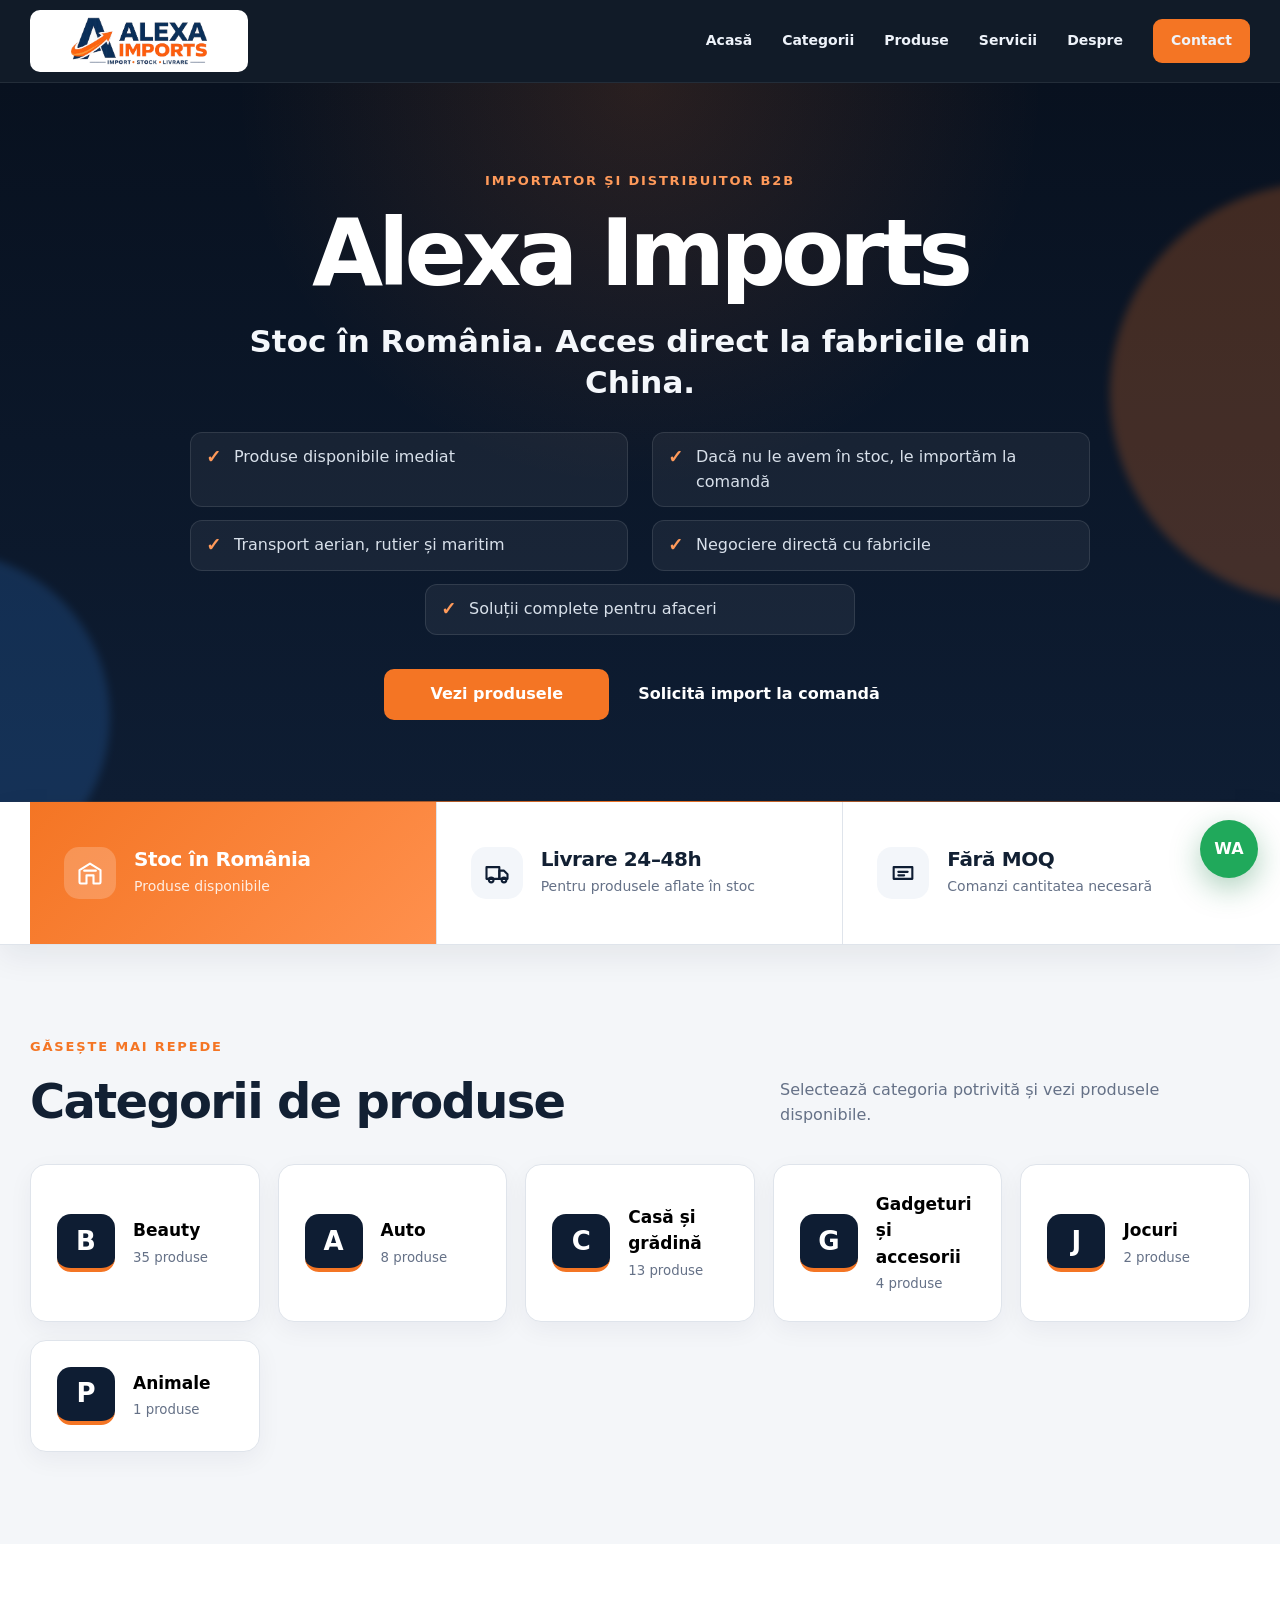
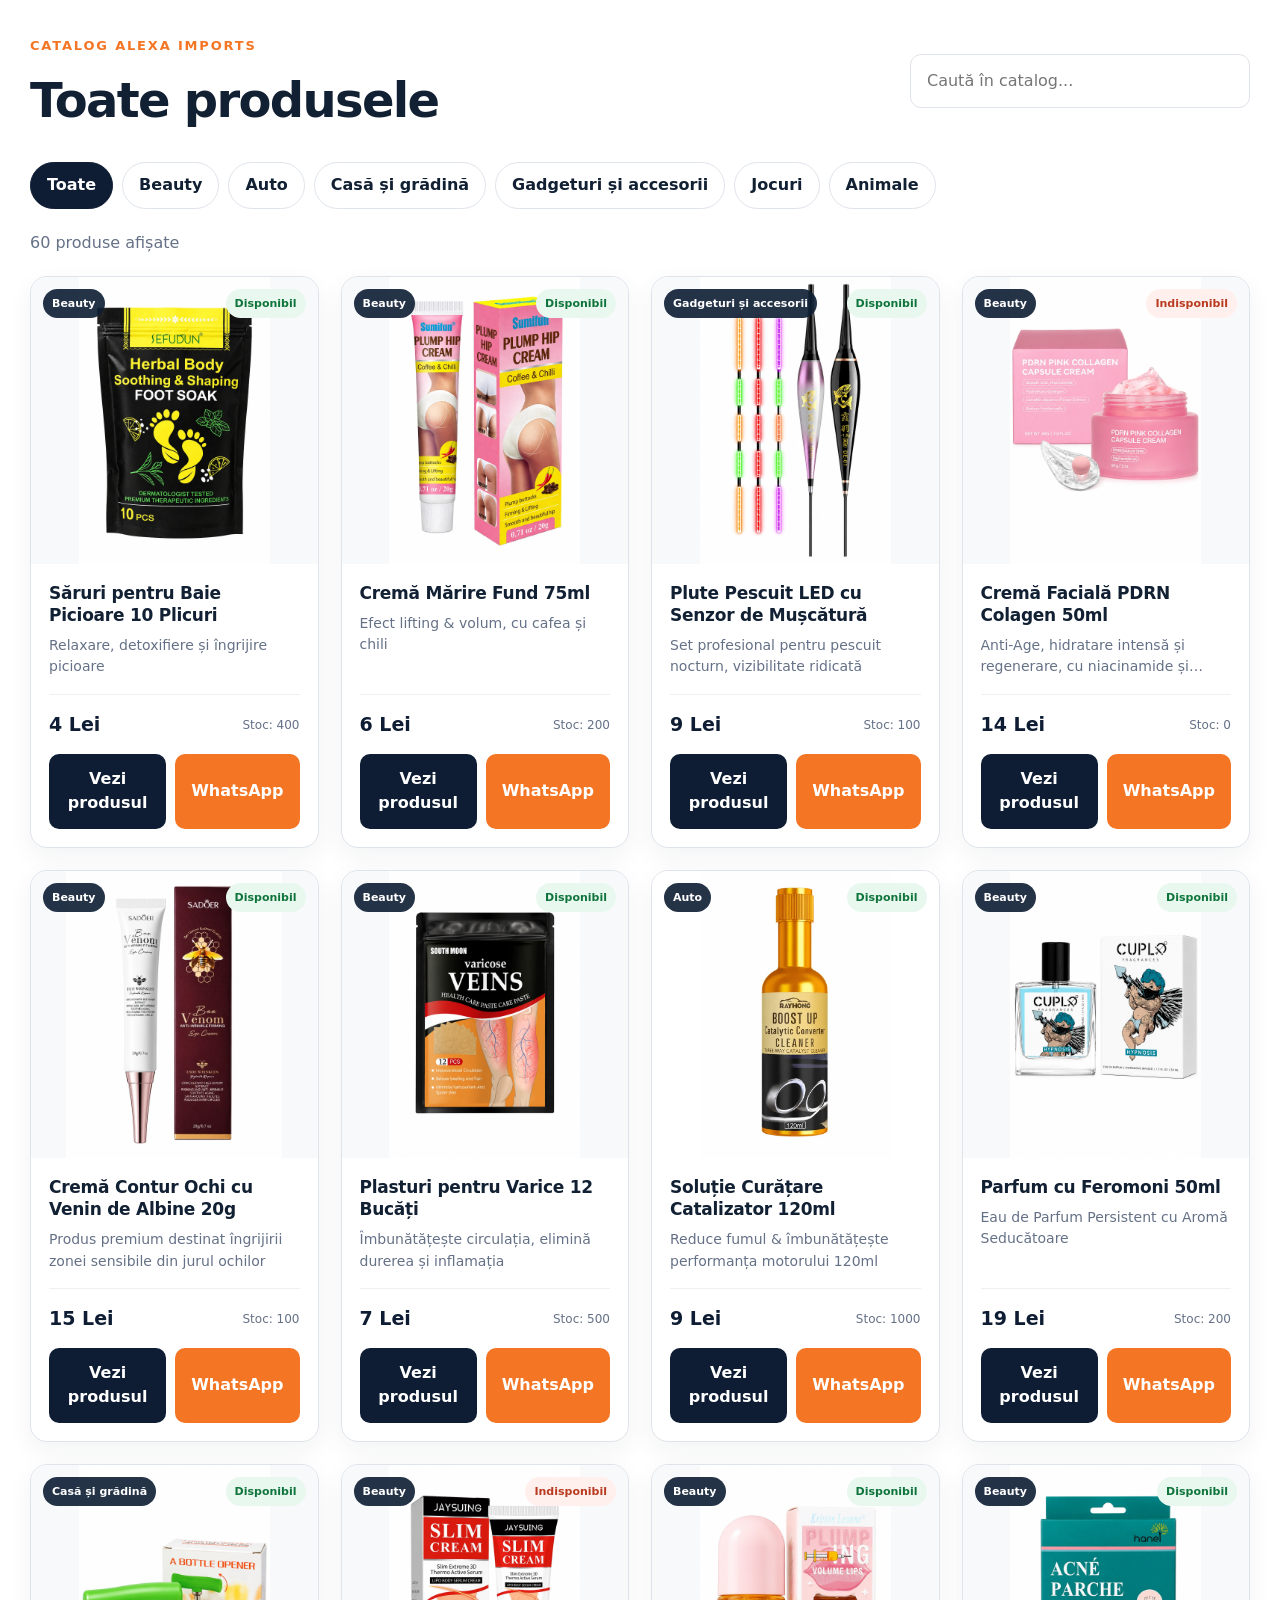
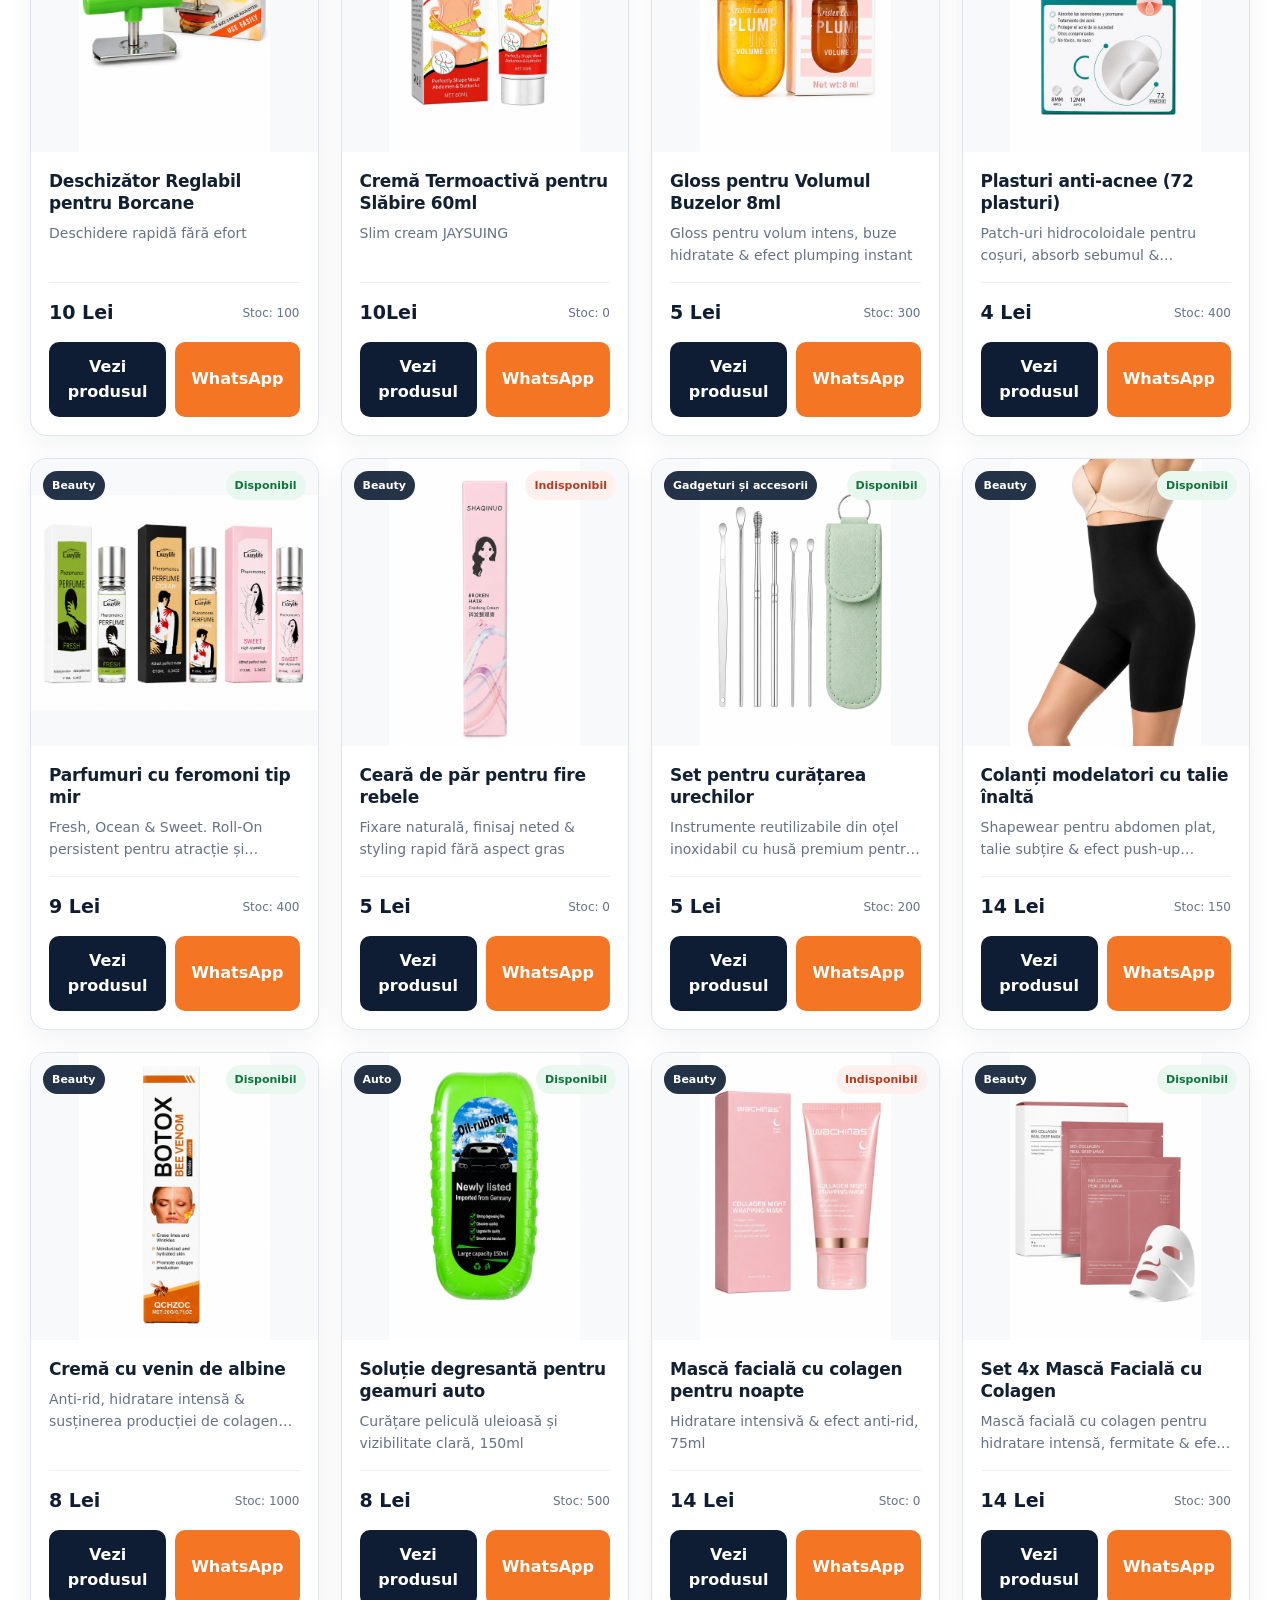
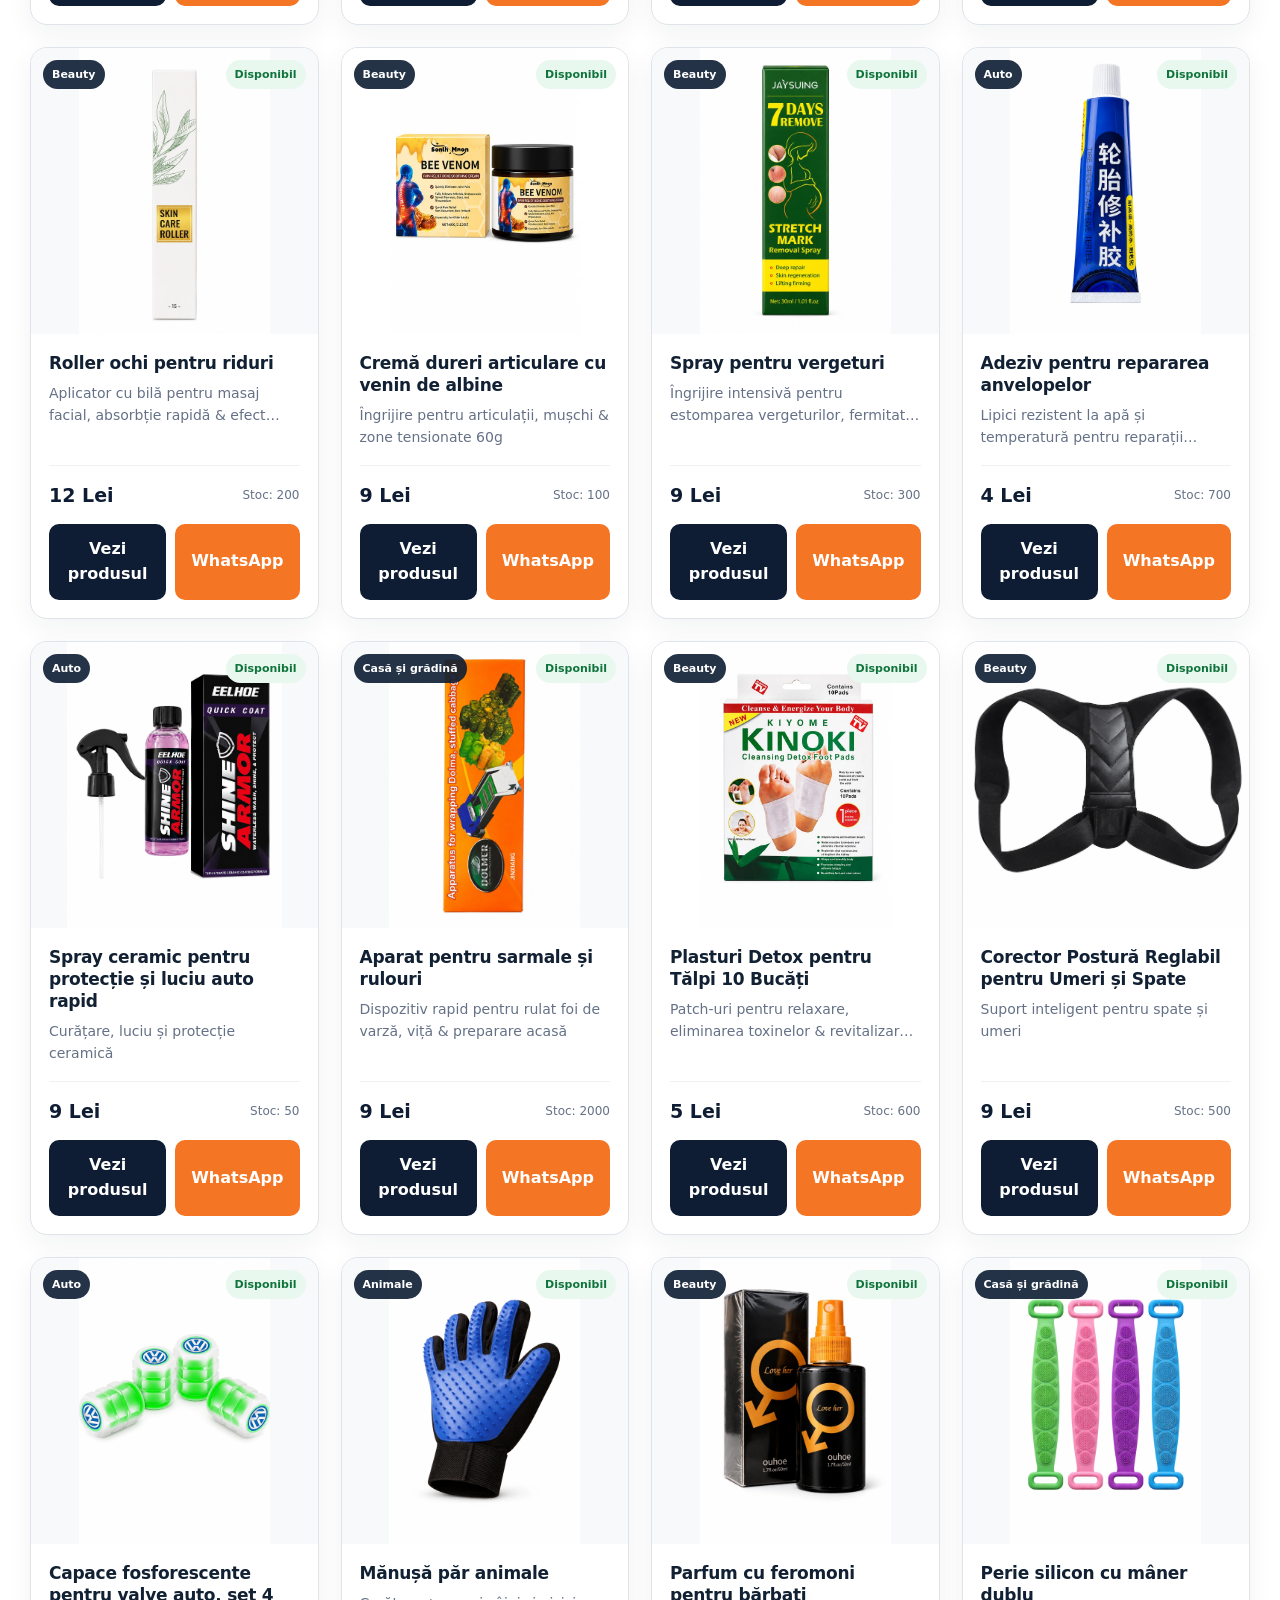
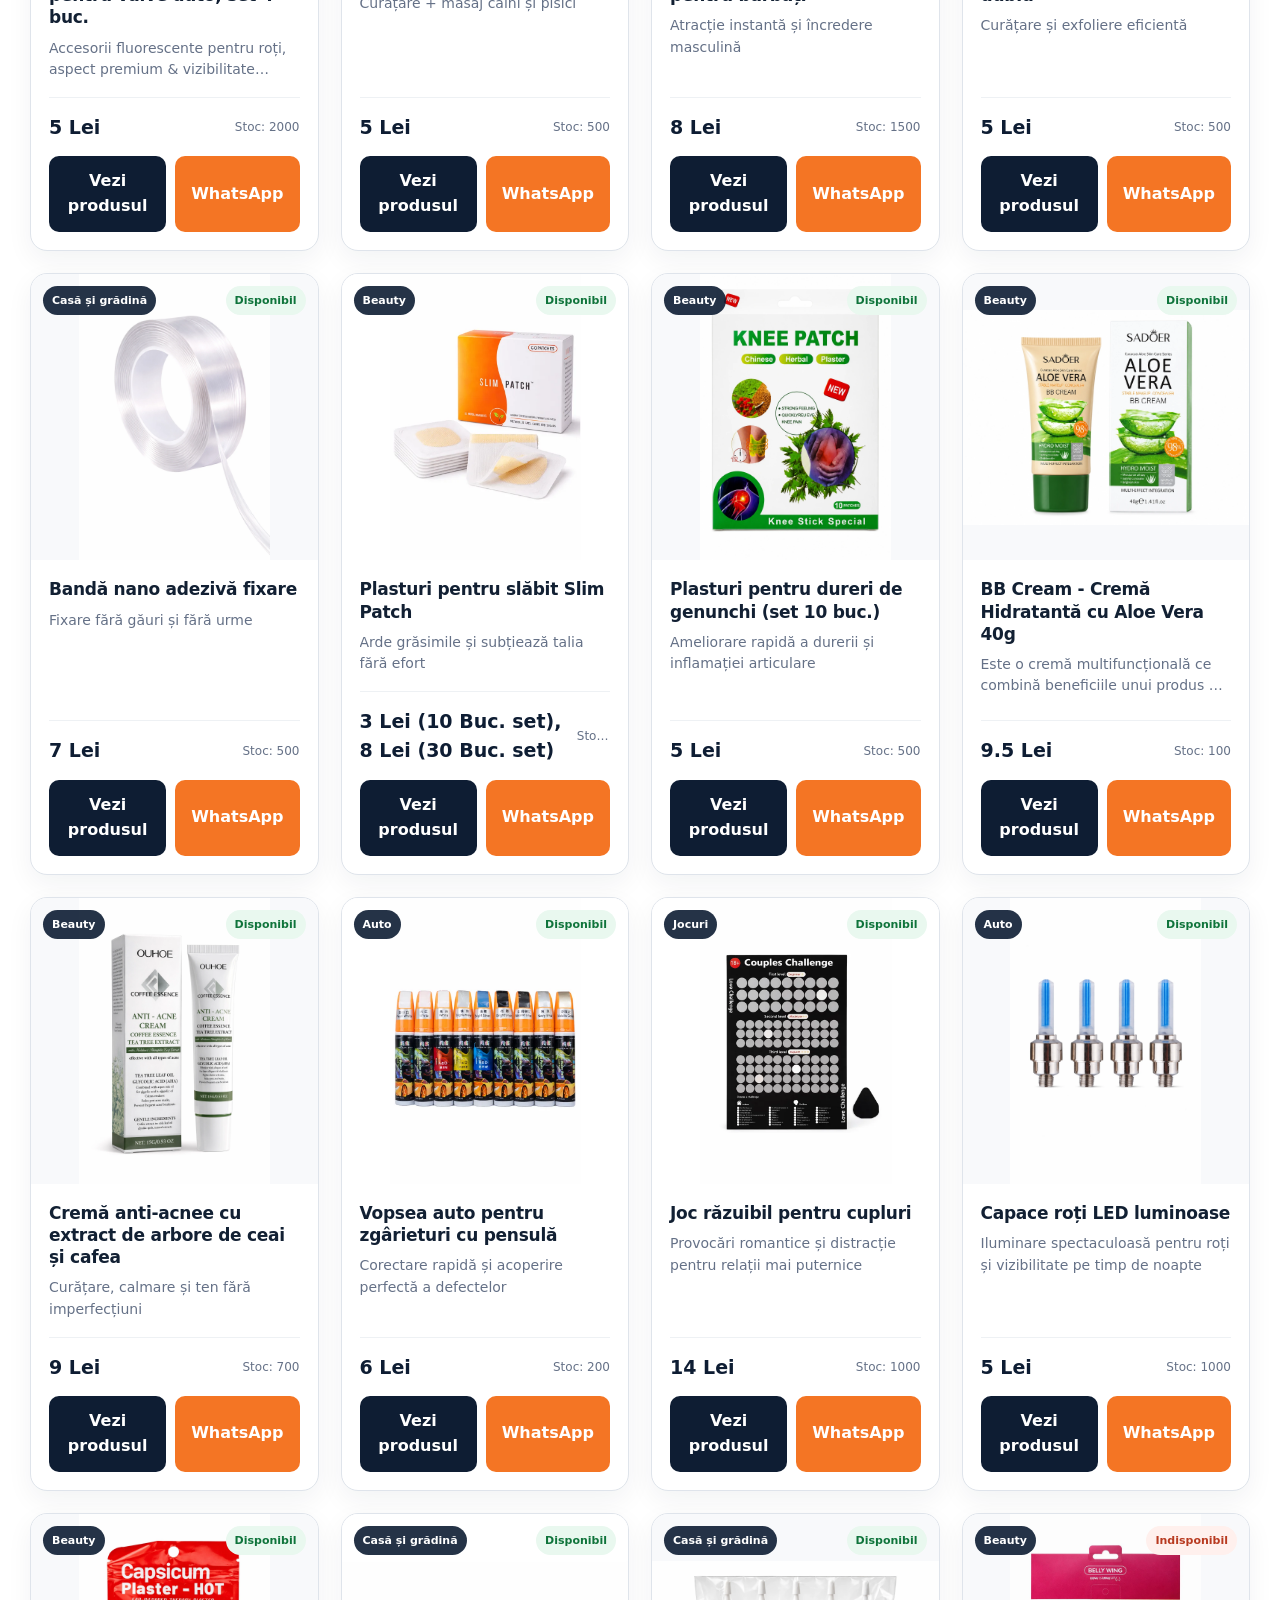
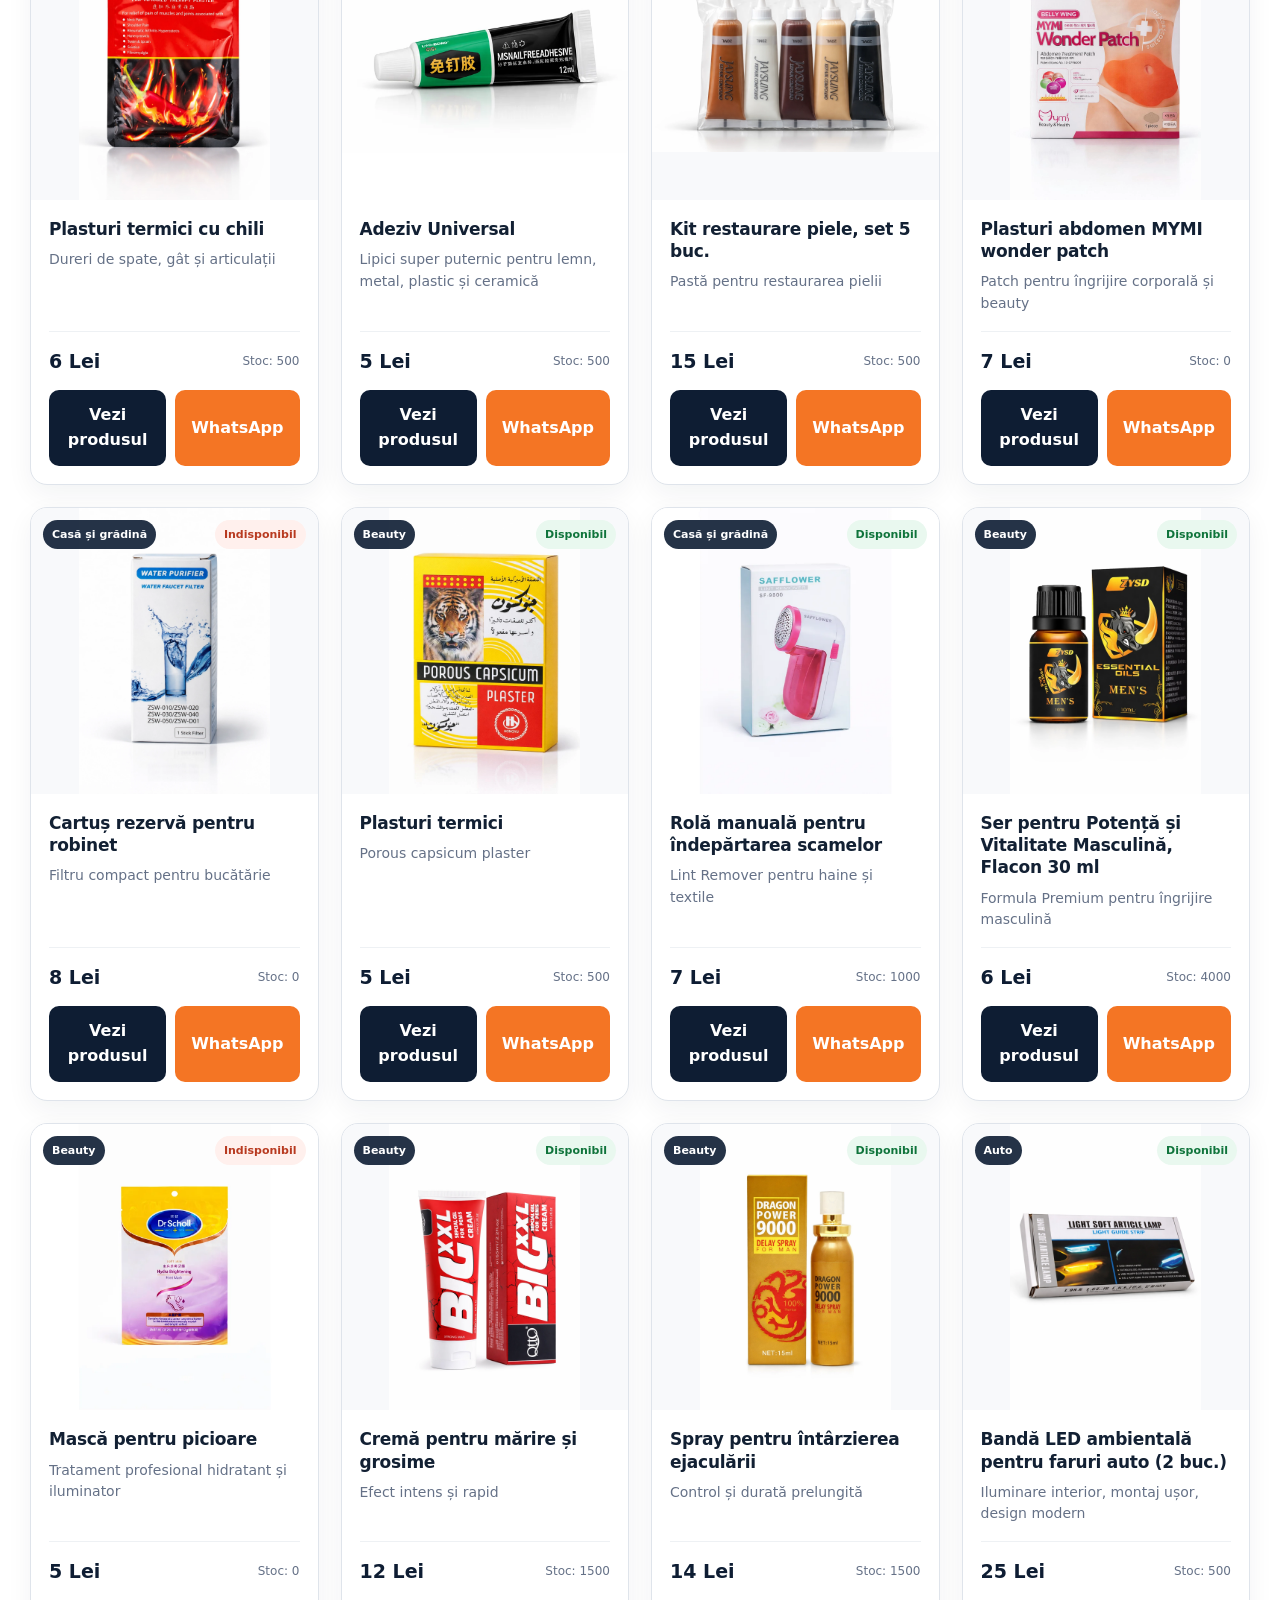
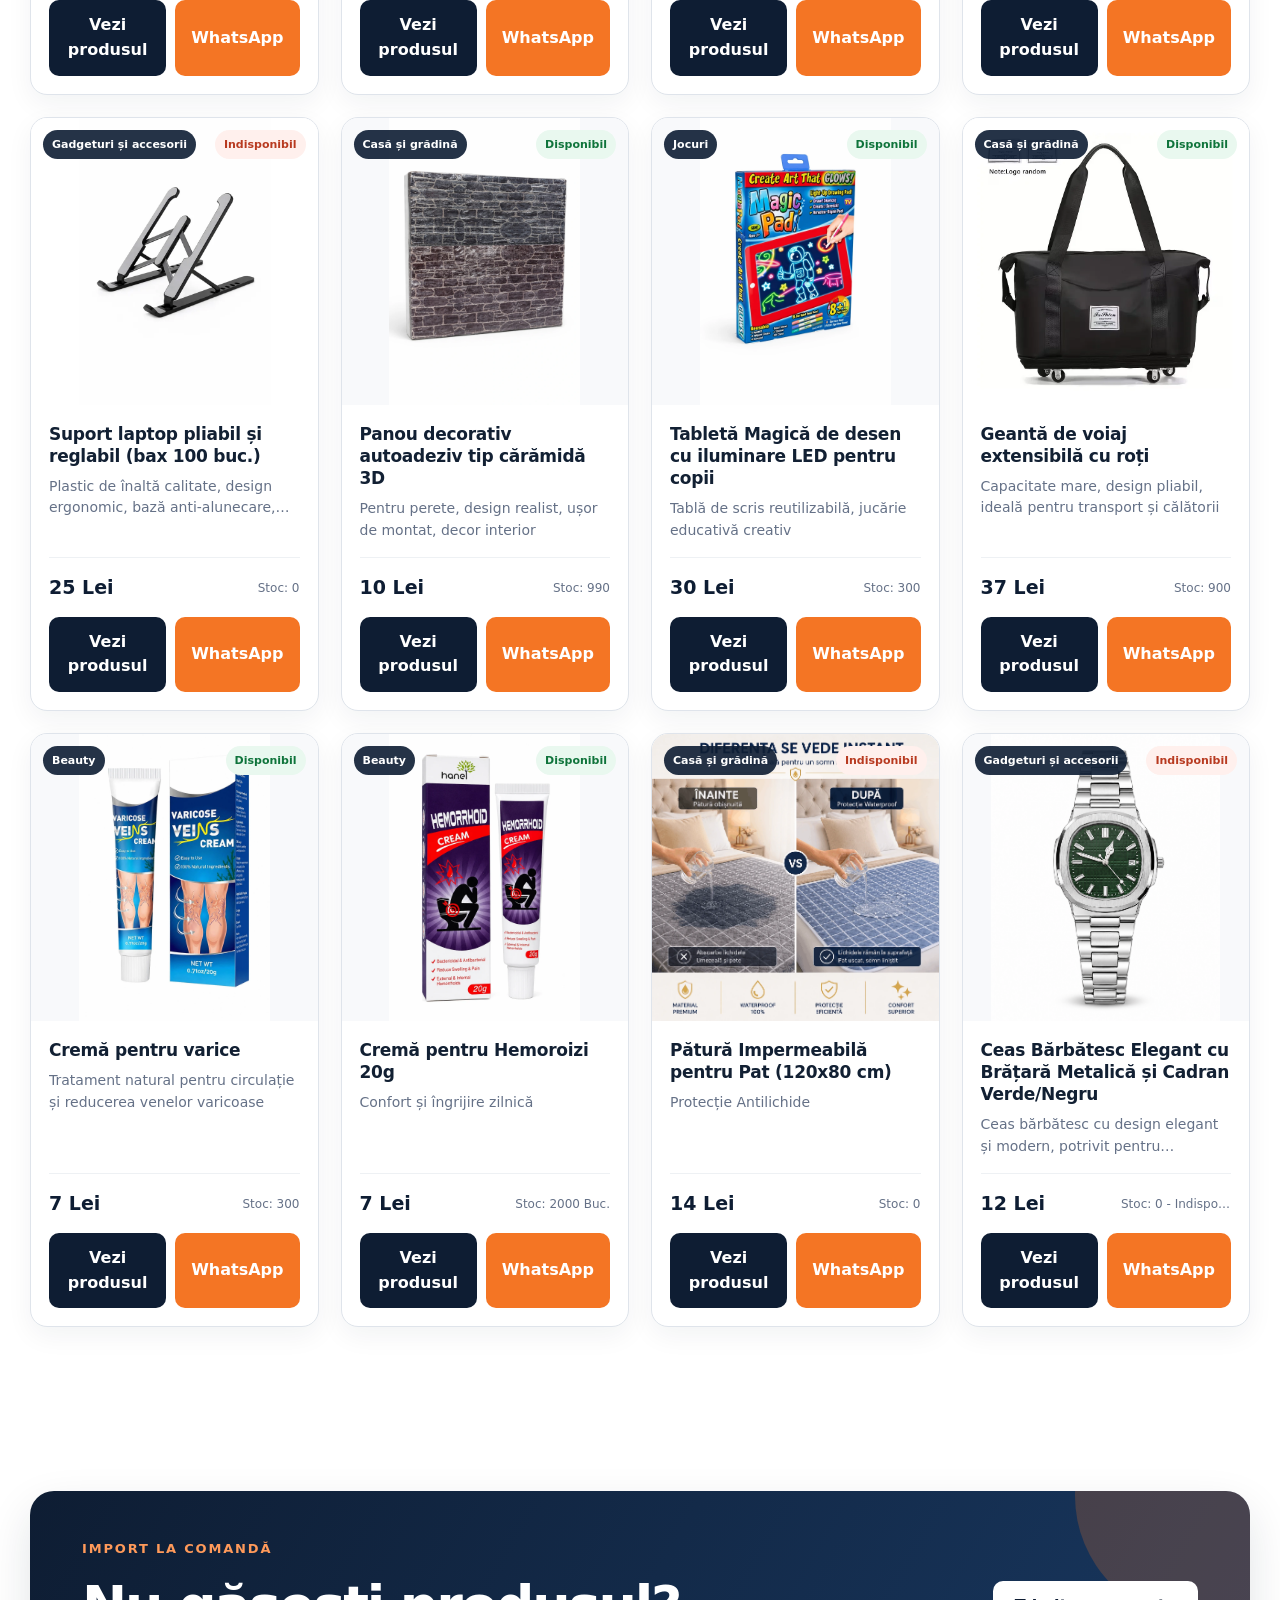
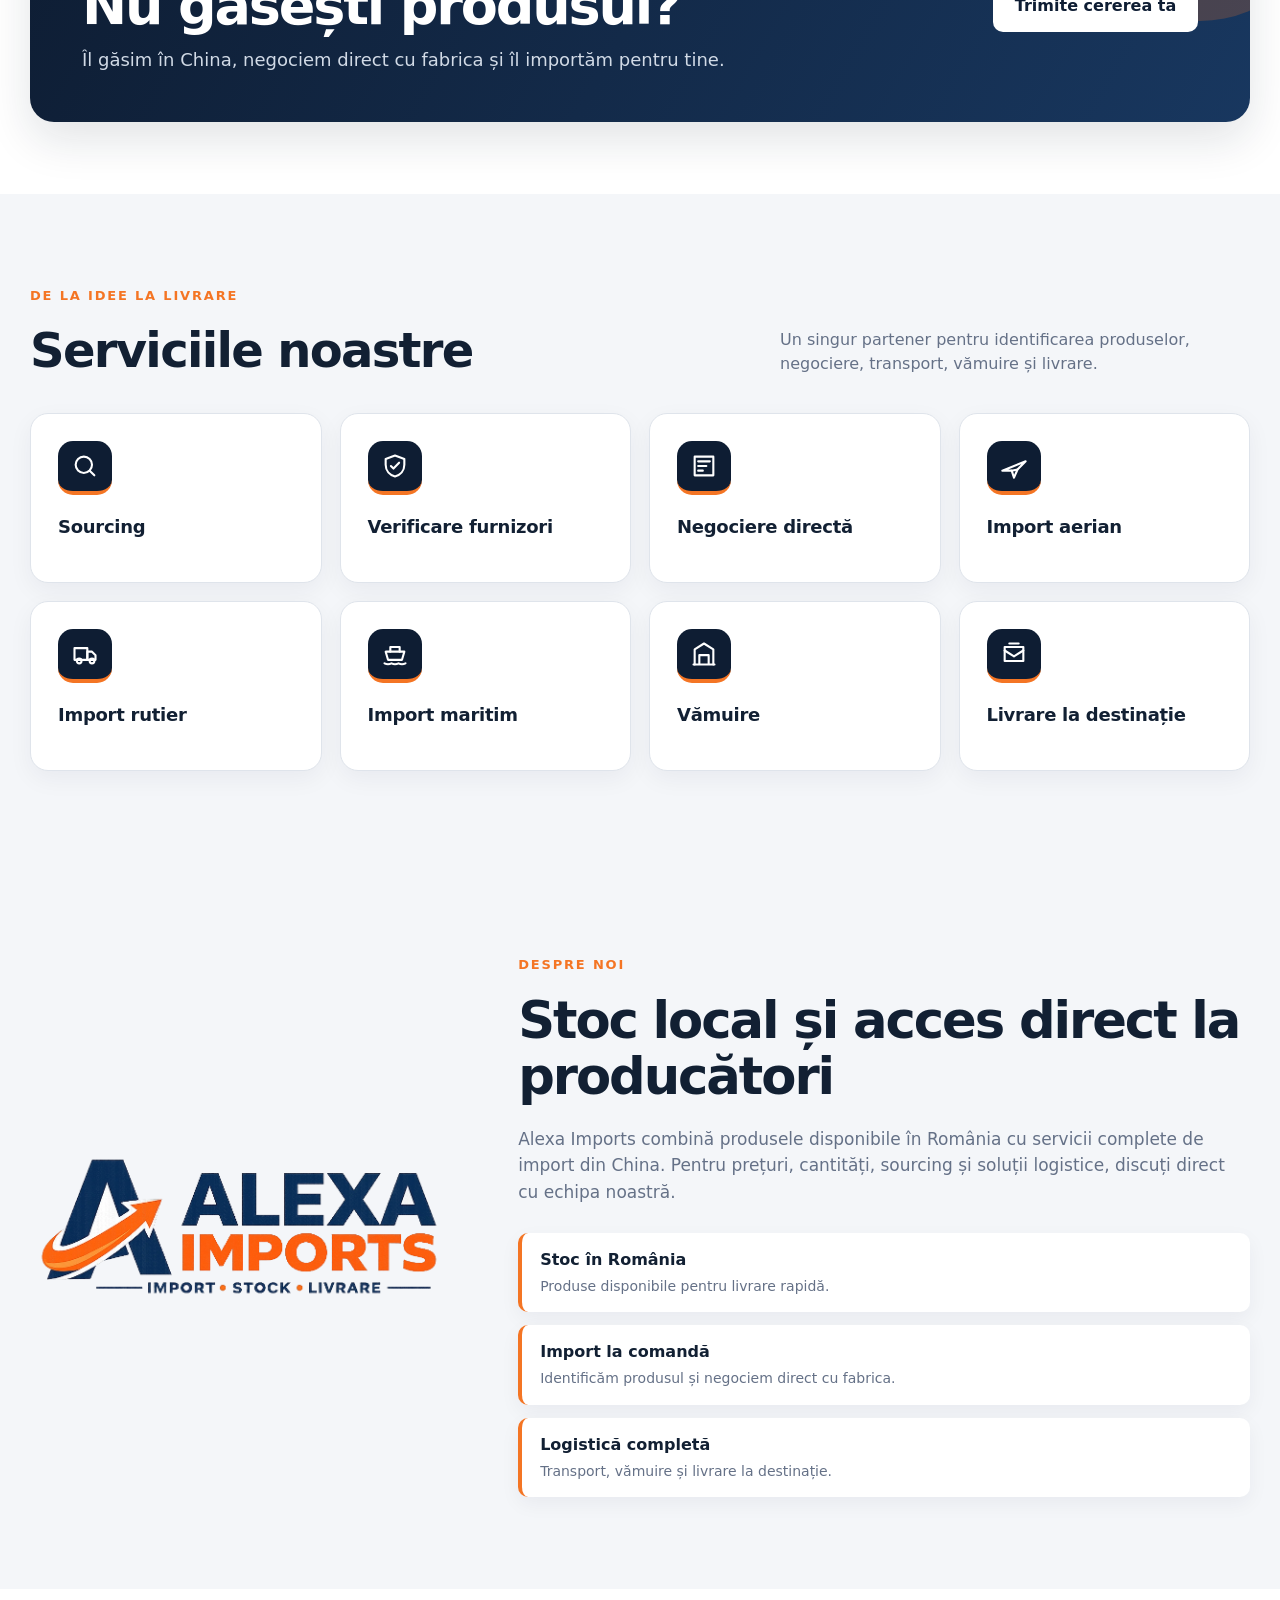
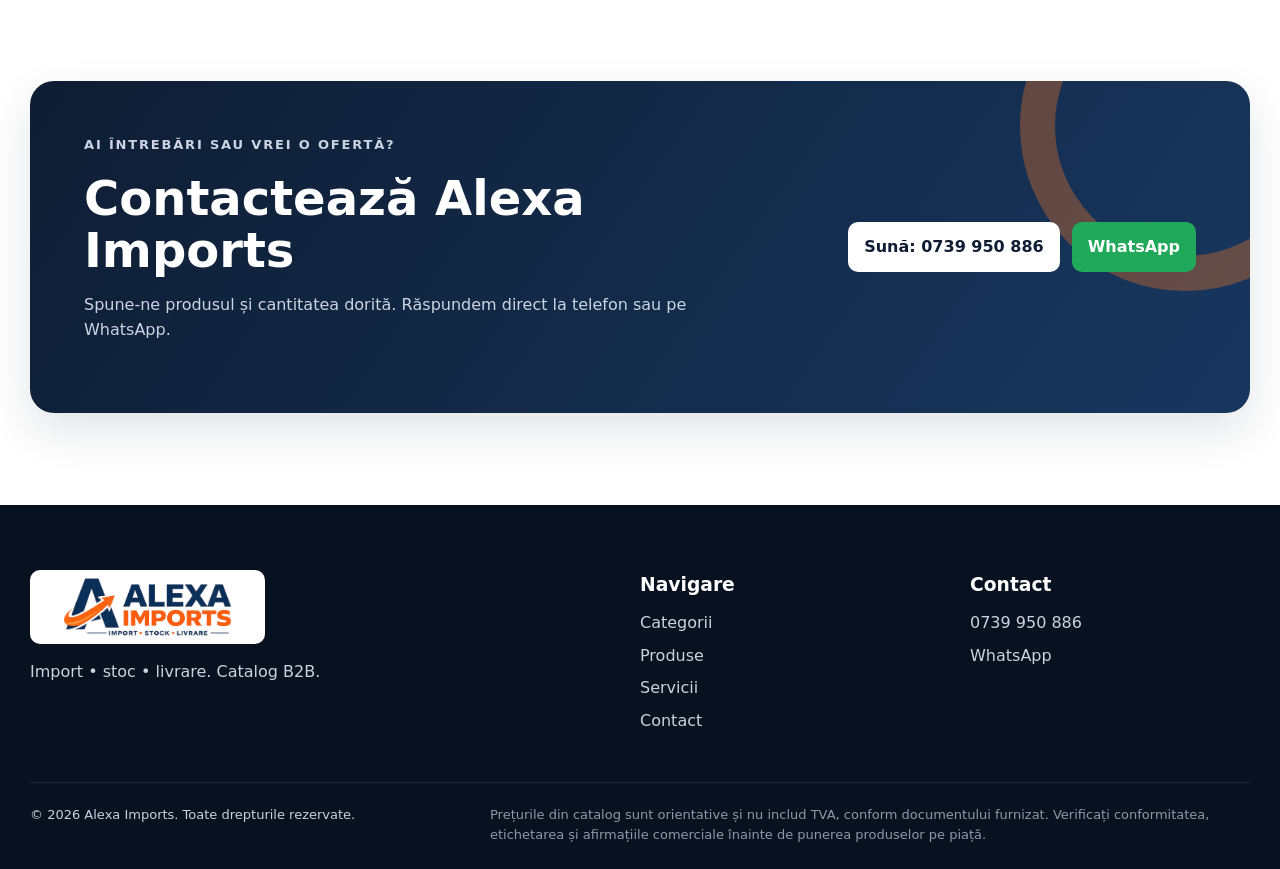
<file: index.html>
<!DOCTYPE html>

<html lang="ro">
<head>
<meta charset="utf-8"/>
<meta content="width=device-width, initial-scale=1" name="viewport"/>
<meta content="#0e1d33" name="theme-color"/>
<meta content="Alexa Imports oferă produse din stoc în România și servicii complete de sourcing, negociere și import direct din fabricile din China pentru afaceri." name="description"/>
<title>Alexa Imports | Stoc în România și Import Direct din China</title>
<link href="assets/images/favicon.png" rel="icon"/>
<link href="https://wa.me" rel="preconnect"/>
<link href="assets/styles.css" rel="stylesheet"/>
</head>
<body>
<a class="skip-link" href="#produse">Sari la produse</a>
<header class="site-header">
<div class="container nav-wrap">
<a aria-label="Alexa Imports - Acasă" class="brand" href="#acasa">
<img alt="Alexa Imports" src="assets/images/logo.webp"/>
<span>Alexa Imports</span>
</a>
<button aria-controls="main-nav" aria-expanded="false" aria-label="Deschide meniul" class="menu-toggle">
<span></span><span></span><span></span>
</button>
<nav aria-label="Navigație principală" class="main-nav" id="main-nav">
<a href="#acasa">Acasă</a>
<a href="#categorii">Categorii</a>
<a href="#produse">Produse</a>
<a href="#servicii">Servicii</a>
<a href="#despre">Despre</a>
<a class="nav-contact" href="#contact">Contact</a>
</nav>
</div>
</header>
<main>
<section class="hero" id="acasa">
<div class="hero-glow hero-glow-one"></div>
<div class="hero-glow hero-glow-two"></div>
<div class="container hero-content">
<p class="eyebrow">IMPORTATOR ȘI DISTRIBUITOR B2B</p>
<h1>Alexa Imports</h1>
<p class="hero-lead">Stoc în România. Acces direct la fabricile din China.</p>
<ul aria-label="Avantajele Alexa Imports" class="hero-checklist">
<li>Produse disponibile imediat</li>
<li>Dacă nu le avem în stoc, le importăm la comandă</li>
<li>Transport aerian, rutier și maritim</li>
<li>Negociere directă cu fabricile</li>
<li>Soluții complete pentru afaceri</li>
</ul>
<div class="hero-actions">
<a class="btn btn-primary hero-btn" href="#produse">Vezi produsele</a>
<a class="btn btn-outline-light hero-btn" href="https://wa.me/40739950886?text=Bun%C4%83%20ziua%2C%20doresc%20s%C4%83%20solicit%20un%20import%20la%20comand%C4%83." rel="noopener" target="_blank">Solicită import la comandă</a>
</div>
</div>
</section>
<section aria-label="Beneficii comerciale" class="trust-strip">
<div class="container trust-grid">
<article class="trust-item trust-item-primary">
<span aria-hidden="true" class="trust-icon">
<svg viewbox="0 0 24 24"><path d="M3 9.5 12 4l9 5.5V20a1 1 0 0 1-1 1h-5v-7H9v7H4a1 1 0 0 1-1-1V9.5Z"></path><path d="M7 10h10"></path></svg>
</span>
<div><h2>Stoc în România</h2><p>Produse disponibile</p></div>
</article>
<article class="trust-item">
<span aria-hidden="true" class="trust-icon">
<svg viewbox="0 0 24 24"><path d="M3 7h11v10H3z"></path><path d="M14 10h4l3 3v4h-7z"></path><circle cx="7" cy="18" r="2"></circle><circle cx="18" cy="18" r="2"></circle></svg>
</span>
<div><h2>Livrare 24–48h</h2><p>Pentru produsele aflate în stoc</p></div>
</article>
<article class="trust-item">
<span aria-hidden="true" class="trust-icon">
<svg viewbox="0 0 24 24"><path d="M4 7h16v10H4z"></path><path d="M8 11h8M8 14h5"></path></svg>
</span>
<div><h2>Fără MOQ</h2><p>Comanzi cantitatea necesară</p></div>
</article>
</div>
</section>
<section class="section categories-section" id="categorii">
<div class="container">
<div class="section-heading">
<div>
<p class="eyebrow dark">GĂSEȘTE MAI REPEDE</p>
<h2>Categorii de produse</h2>
</div>
<p>Selectează categoria potrivită și vezi produsele disponibile.</p>
</div>
<div class="category-grid"><button class="category-card" data-category="Beauty"><span class="category-letter">B</span><span><strong>Beauty</strong><small>35 produse</small></span></button><button class="category-card" data-category="Auto"><span class="category-letter">A</span><span><strong>Auto</strong><small>8 produse</small></span></button><button class="category-card" data-category="Casă și grădină"><span class="category-letter">C</span><span><strong>Casă și grădină</strong><small>13 produse</small></span></button><button class="category-card" data-category="Gadgeturi și accesorii"><span class="category-letter">G</span><span><strong>Gadgeturi și accesorii</strong><small>4 produse</small></span></button><button class="category-card" data-category="Jocuri"><span class="category-letter">J</span><span><strong>Jocuri</strong><small>2 produse</small></span></button><button class="category-card" data-category="Animale"><span class="category-letter">P</span><span><strong>Animale</strong><small>1 produse</small></span></button></div>
</div>
</section>
<section class="section products-section" id="produse">
<div class="container">
<div class="section-heading products-heading">
<div>
<p class="eyebrow dark">CATALOG ALEXA IMPORTS</p>
<h2>Toate produsele</h2>
</div>
<div class="catalog-search">
<label class="sr-only" for="catalog-search">Caută în catalog</label>
<input id="catalog-search" placeholder="Caută în catalog..." type="search"/>
</div>
</div>
<div aria-label="Filtre categorii" class="filter-bar" role="group"><button class="filter active" data-category="Toate">Toate</button><button class="filter" data-category="Beauty">Beauty</button><button class="filter" data-category="Auto">Auto</button><button class="filter" data-category="Casă și grădină">Casă și grădină</button><button class="filter" data-category="Gadgeturi și accesorii">Gadgeturi și accesorii</button><button class="filter" data-category="Jocuri">Jocuri</button><button class="filter" data-category="Animale">Animale</button></div>
<p aria-live="polite" class="results-count" id="results-count"></p>
<div class="products-grid" id="products-grid"></div>
<div class="no-results" hidden="" id="no-results">
<h3>Nu am găsit produsul căutat.</h3>
<p>Încearcă alt termen sau contactează-ne pe WhatsApp.</p>
<a class="btn btn-primary" href="https://wa.me/40739950886?text=Bun%C4%83%20ziua%2C%20caut%20un%20produs%20%C3%AEn%20catalogul%20Alexa%20Imports." rel="noopener" target="_blank">Scrie pe WhatsApp</a>
</div>
</div>
</section>
<section class="section sourcing-section" id="import-la-comanda">
<div class="container sourcing-box">
<div>
<p class="eyebrow">IMPORT LA COMANDĂ</p>
<h2>Nu găsești produsul?</h2>
<p>Îl găsim în China, negociem direct cu fabrica și îl importăm pentru tine.</p>
</div>
<a class="btn btn-light sourcing-cta" href="https://wa.me/40739950886?text=Bun%C4%83%20ziua%2C%20nu%20g%C4%83sesc%20produsul%20dorit%20%C3%AEn%20catalog%20%C8%99i%20vreau%20o%20ofert%C4%83%20de%20import." rel="noopener" target="_blank">Trimite cererea ta</a>
</div>
</section>
<section class="section services-section" id="servicii">
<div class="container">
<div class="section-heading services-heading">
<div>
<p class="eyebrow dark">DE LA IDEE LA LIVRARE</p>
<h2>Serviciile noastre</h2>
</div>
<p>Un singur partener pentru identificarea produselor, negociere, transport, vămuire și livrare.</p>
</div>
<div class="services-grid">
<article class="service-card">
<span aria-hidden="true" class="service-icon"><svg viewbox="0 0 24 24"><circle cx="11" cy="11" r="7"></circle><path d="m20 20-4-4"></path></svg></span>
<h3>Sourcing</h3>
</article>
<article class="service-card">
<span aria-hidden="true" class="service-icon"><svg viewbox="0 0 24 24"><path d="M12 3 4 6v5c0 5 3.4 8.7 8 10 4.6-1.3 8-5 8-10V6l-8-3Z"></path><path d="m8.5 12 2.2 2.2 4.8-5"></path></svg></span>
<h3>Verificare furnizori</h3>
</article>
<article class="service-card">
<span aria-hidden="true" class="service-icon"><svg viewbox="0 0 24 24"><path d="M7 8h10M7 12h7M7 16h4"></path><path d="M4 4h16v16H4z"></path></svg></span>
<h3>Negociere directă</h3>
</article>
<article class="service-card">
<span aria-hidden="true" class="service-icon"><svg viewbox="0 0 24 24"><path d="m2 16 20-8-7 7-3 7-2-6-8 0Z"></path><path d="m10 16 5-1"></path></svg></span>
<h3>Import aerian</h3>
</article>
<article class="service-card">
<span aria-hidden="true" class="service-icon"><svg viewbox="0 0 24 24"><path d="M3 7h11v10H3z"></path><path d="M14 10h4l3 3v4h-7z"></path><circle cx="7" cy="18" r="2"></circle><circle cx="18" cy="18" r="2"></circle></svg></span>
<h3>Import rutier</h3>
</article>
<article class="service-card">
<span aria-hidden="true" class="service-icon"><svg viewbox="0 0 24 24"><path d="M4 10h16l-2 7H6l-2-7Z"></path><path d="M8 10V6h8v4M3 20c2 1 4 1 6 0 2 1 4 1 6 0 2 1 4 1 6 0"></path></svg></span>
<h3>Import maritim</h3>
</article>
<article class="service-card">
<span aria-hidden="true" class="service-icon"><svg viewbox="0 0 24 24"><path d="M4 21V8l8-5 8 5v13"></path><path d="M8 21v-8h8v8M3 21h18"></path></svg></span>
<h3>Vămuire</h3>
</article>
<article class="service-card">
<span aria-hidden="true" class="service-icon"><svg viewbox="0 0 24 24"><path d="M4 6h16v12H4z"></path><path d="m4 9 8 5 8-5"></path><path d="M8 3h8"></path></svg></span>
<h3>Livrare la destinație</h3>
</article>
</div>
</div>
</section>
<section class="section about-section" id="despre">
<div class="container about-grid">
<div class="about-logo">
<img alt="Logo Alexa Imports" src="assets/images/logo.webp"/>
</div>
<div class="about-copy">
<p class="eyebrow dark">DESPRE NOI</p>
<h2>Stoc local și acces direct la producători</h2>
<p>Alexa Imports combină produsele disponibile în România cu servicii complete de import din China. Pentru prețuri, cantități, sourcing și soluții logistice, discuți direct cu echipa noastră.</p>
<div class="benefit-list">
<div><strong>Stoc în România</strong><span>Produse disponibile pentru livrare rapidă.</span></div>
<div><strong>Import la comandă</strong><span>Identificăm produsul și negociem direct cu fabrica.</span></div>
<div><strong>Logistică completă</strong><span>Transport, vămuire și livrare la destinație.</span></div>
</div>
</div>
</div>
</section>
<section class="section contact-section" id="contact">
<div class="container contact-box">
<div>
<p class="eyebrow">AI ÎNTREBĂRI SAU VREI O OFERTĂ?</p>
<h2>Contactează Alexa Imports</h2>
<p>Spune-ne produsul și cantitatea dorită. Răspundem direct la telefon sau pe WhatsApp.</p>
</div>
<div class="contact-actions">
<a class="btn btn-light" href="tel:+40739950886">Sună: 0739 950 886</a>
<a class="btn btn-whatsapp" href="https://wa.me/40739950886?text=Bun%C4%83%20ziua%2C%20doresc%20o%20ofert%C4%83%20pentru%20produsele%20Alexa%20Imports." rel="noopener" target="_blank">WhatsApp</a>
</div>
</div>
</section>
</main>
<footer class="site-footer">
<div class="container footer-grid">
<div>
<a class="brand footer-brand" href="#acasa">
<img alt="" src="assets/images/logo.webp"/>
<span>Alexa Imports</span>
</a>
<p>Import • stoc • livrare. Catalog B2B.</p>
</div>
<div>
<h3>Navigare</h3>
<a href="#categorii">Categorii</a>
<a href="#produse">Produse</a>
<a href="#servicii">Servicii</a>
<a href="#contact">Contact</a>
</div>
<div>
<h3>Contact</h3>
<a href="tel:+40739950886">0739 950 886</a>
<a href="https://wa.me/40739950886" rel="noopener" target="_blank">WhatsApp</a>
</div>
</div>
<div class="container footer-bottom">
<p>© <span id="year"></span> Alexa Imports. Toate drepturile rezervate.</p>
<p class="disclaimer">Prețurile din catalog sunt orientative și nu includ TVA, conform documentului furnizat. Verificați conformitatea, etichetarea și afirmațiile comerciale înainte de punerea produselor pe piață.</p>
</div>
</footer>
<a aria-label="Contactează-ne pe WhatsApp" class="floating-whatsapp" href="https://wa.me/40739950886?text=Bun%C4%83%20ziua%2C%20doresc%20detalii%20despre%20un%20produs%20Alexa%20Imports." rel="noopener" target="_blank">WA</a>
<dialog class="product-modal" id="product-modal">
<button aria-label="Închide" class="modal-close">×</button>
<div class="modal-content" id="modal-content"></div>
</dialog>
<script src="assets/products.js"></script>
<script src="assets/app.js"></script>
</body>
</html>
</file>
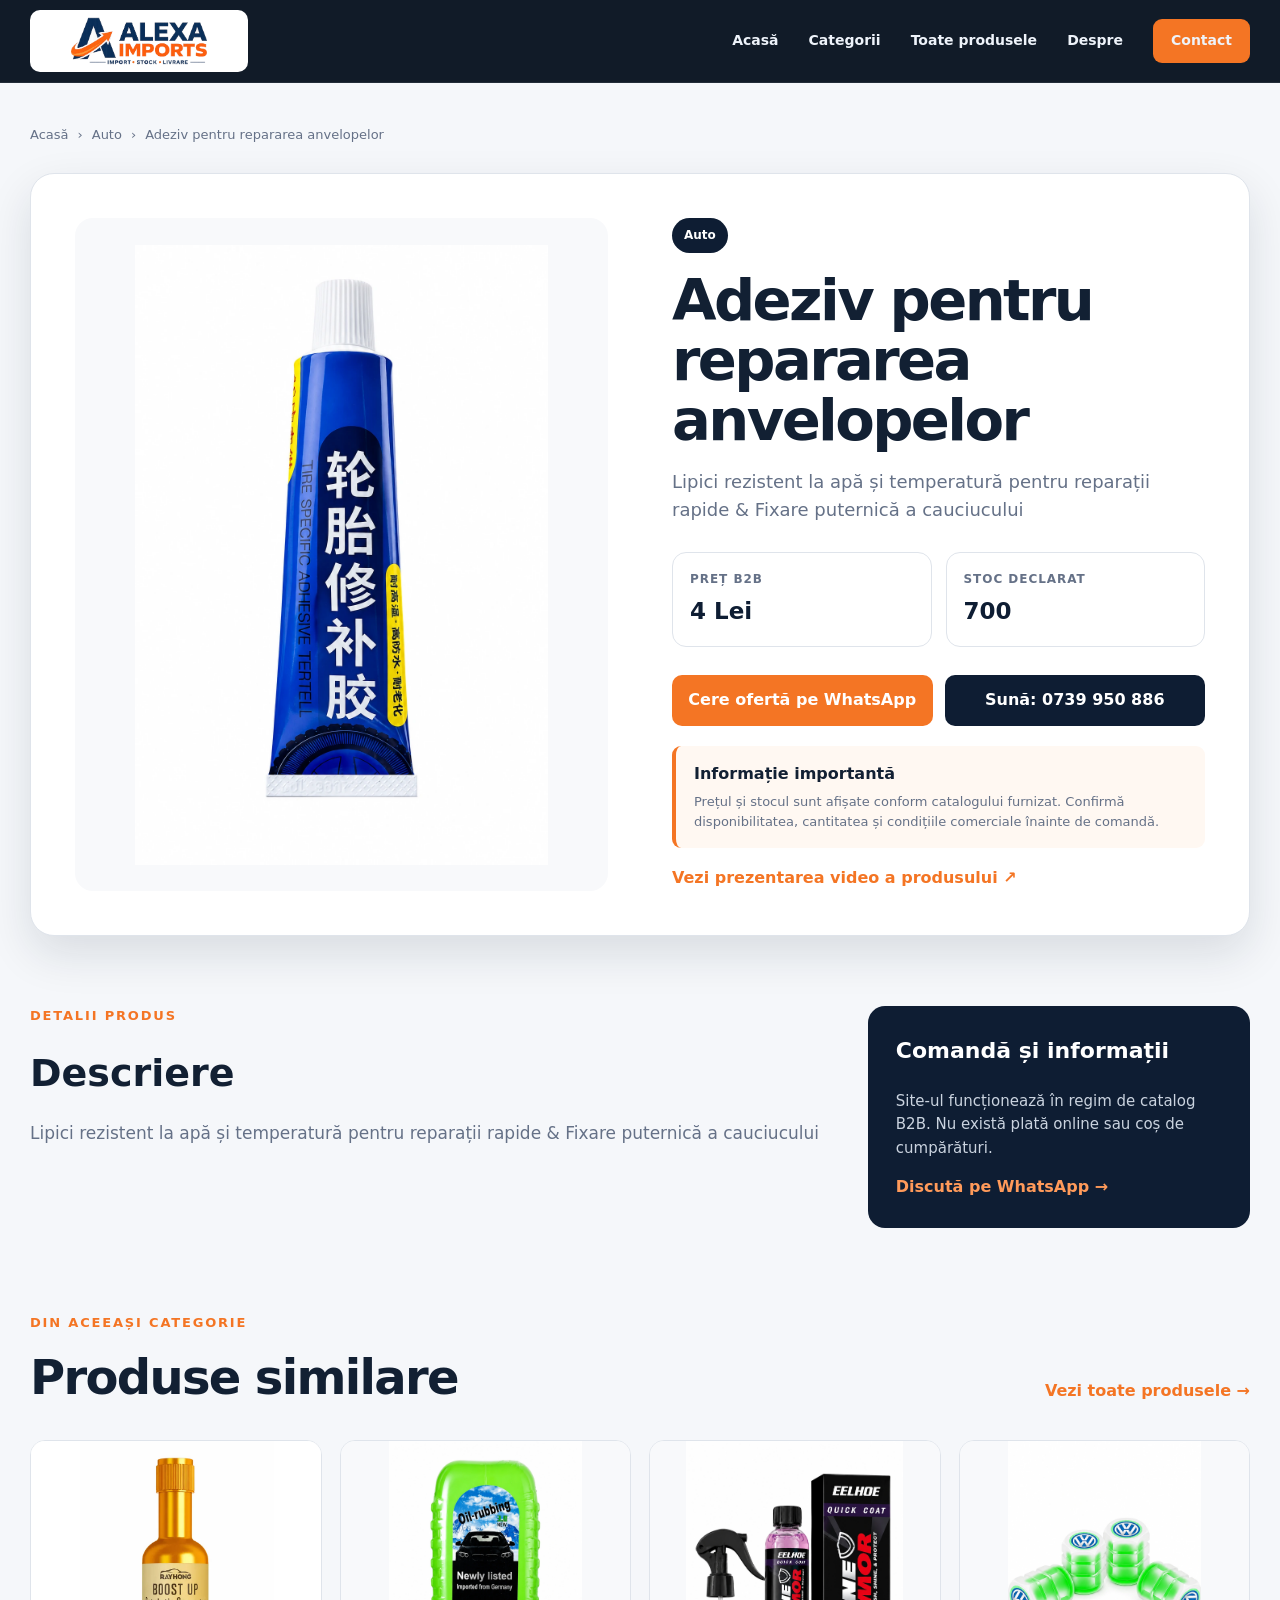
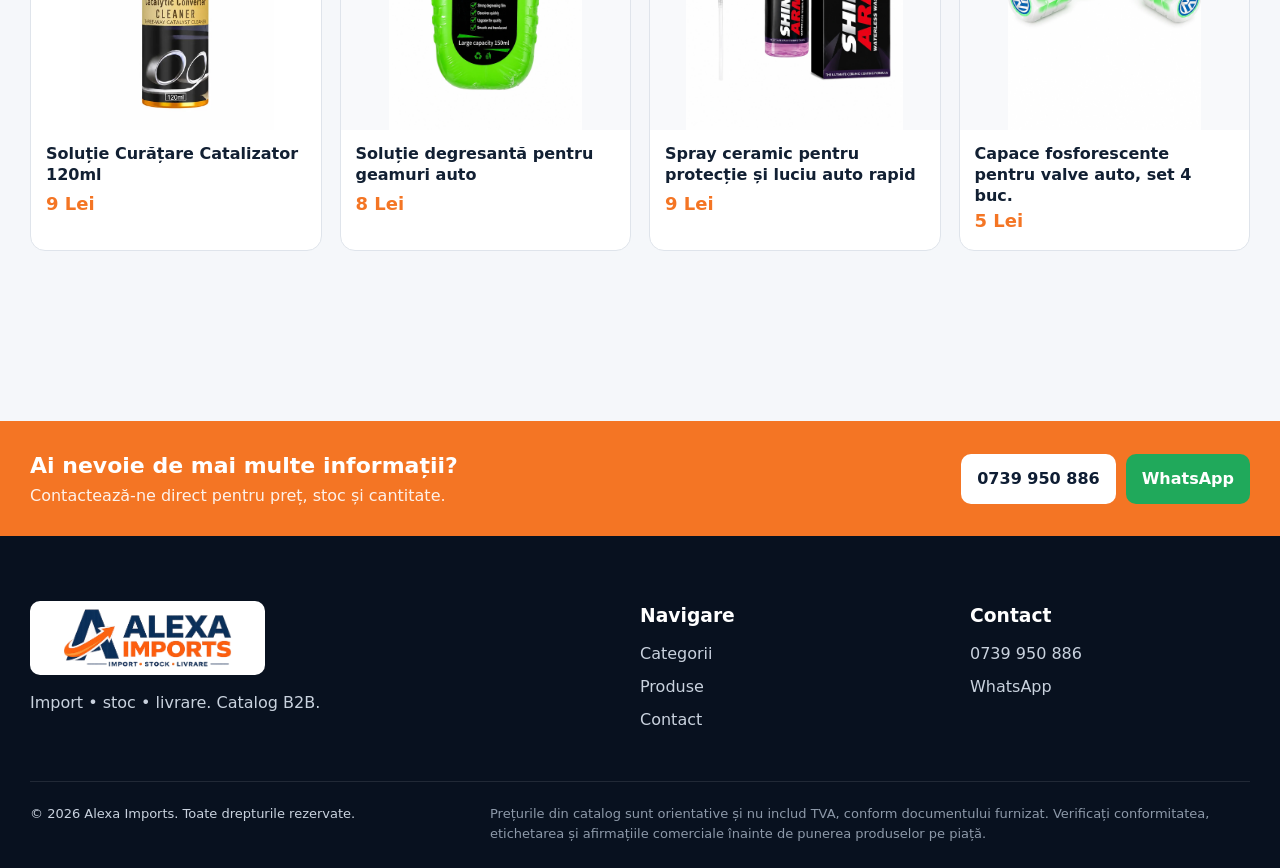
<file: products/adeziv-pentru-repararea-anvelopelor.html>
<!DOCTYPE html>

<html lang="ro">
<head>
<meta charset="utf-8"/>
<meta content="width=device-width, initial-scale=1" name="viewport"/>
<meta content="#0e1d33" name="theme-color"/>
<meta content="Lipici rezistent la apă și temperatură pentru reparații rapide &amp; Fixare puternică a cauciucului" name="description"/>
<title>Adeziv pentru repararea anvelopelor | Alexa Imports</title>
<link href="../assets/images/favicon.png" rel="icon"/>
<link href="../assets/styles.css" rel="stylesheet"/>
</head>
<body>
<header class="site-header">
<div class="container nav-wrap">
<a aria-label="Alexa Imports - Acasă" class="brand" href="../index.html">
<img alt="Alexa Imports" src="../assets/images/logo.webp"/>
<span>Alexa Imports</span>
</a>
<button aria-controls="main-nav" aria-expanded="false" aria-label="Deschide meniul" class="menu-toggle"><span></span><span></span><span></span></button>
<nav aria-label="Navigație principală" class="main-nav" id="main-nav">
<a href="../index.html">Acasă</a><a href="../index.html#categorii">Categorii</a><a href="../index.html#produse">Toate produsele</a><a href="../index.html#despre">Despre</a><a class="nav-contact" href="../index.html#contact">Contact</a>
</nav>
</div>
</header>
<main class="product-page-main">
<div class="container">
<nav aria-label="Breadcrumb" class="breadcrumbs"><a href="../index.html">Acasă</a><span>›</span><a href="../index.html#produse">Auto</a><span>›</span><span>Adeziv pentru repararea anvelopelor</span></nav>
<section class="product-detail">
<div class="product-detail-image"><img alt="Adeziv pentru repararea anvelopelor" src="../assets/images/adeziv-pentru-repararea-anvelopelor.webp"/></div>
<div class="product-detail-copy">
<span class="detail-category">Auto</span>
<h1>Adeziv pentru repararea anvelopelor</h1>
<p class="detail-description">Lipici rezistent la apă și temperatură pentru reparații rapide &amp; Fixare puternică a cauciucului</p>
<div class="detail-price-row">
<div><span class="detail-label">Preț B2B</span><strong class="detail-price">4 Lei</strong></div>
<div><span class="detail-label">Stoc declarat</span><strong class="detail-stock">700</strong></div>
</div>
<div class="detail-actions"><a class="btn btn-primary" href="https://wa.me/40739950886?text=Bun%C4%83%20ziua%2C%20doresc%20detalii%20%C8%99i%20ofert%C4%83%20pentru%20produsul%3A%20Adeziv%20pentru%20repararea%20anvelopelor." rel="noopener" target="_blank">Cere ofertă pe WhatsApp</a><a class="btn btn-secondary" href="tel:+40739950886">Sună: 0739 950 886</a></div>
<div class="detail-note"><strong>Informație importantă</strong><p>Prețul și stocul sunt afișate conform catalogului furnizat. Confirmă disponibilitatea, cantitatea și condițiile comerciale înainte de comandă.</p></div>
<a class="video-link" href="https://i.imgur.com/xwPvPVm" rel="noopener" target="_blank">Vezi prezentarea video a produsului ↗</a>
</div>
</section>
<section class="product-info-section"><div><p class="eyebrow dark">DETALII PRODUS</p><h2>Descriere</h2><p>Lipici rezistent la apă și temperatură pentru reparații rapide &amp; Fixare puternică a cauciucului</p></div><div class="info-card"><h3>Comandă și informații</h3><p>Site-ul funcționează în regim de catalog B2B. Nu există plată online sau coș de cumpărături.</p><a href="https://wa.me/40739950886?text=Bun%C4%83%20ziua%2C%20doresc%20detalii%20%C8%99i%20ofert%C4%83%20pentru%20produsul%3A%20Adeziv%20pentru%20repararea%20anvelopelor." rel="noopener" target="_blank">Discută pe WhatsApp →</a></div></section>
<section class="related-section"><div class="section-heading"><div><p class="eyebrow dark">DIN ACEEAȘI CATEGORIE</p><h2>Produse similare</h2></div><a class="text-link" href="../index.html#produse">Vezi toate produsele →</a></div><div class="related-grid"><a class="related-card" href="solutie-curatare-catalizator-120ml.html"><img alt="Soluție Curățare Catalizator 120ml" loading="lazy" src="../assets/images/catalyst-cleaner.webp"/><span>Soluție Curățare Catalizator 120ml</span><strong>9 Lei</strong></a><a class="related-card" href="solutie-degresanta-pentru-geamuri-auto.html"><img alt="Soluție degresantă pentru geamuri auto" loading="lazy" src="../assets/images/solutie-degresanta-pentru-geamuri-auto.webp"/><span>Soluție degresantă pentru geamuri auto</span><strong>8 Lei</strong></a><a class="related-card" href="spray-ceramic-pentru-protectie-si-luciu-auto-rapid.html"><img alt="Spray ceramic pentru
protecție și luciu auto rapid" loading="lazy" src="../assets/images/spray-ceramic-pentru-protectie-si-luciu-auto-rapid.webp"/><span>Spray ceramic pentru
protecție și luciu auto rapid</span><strong>9 Lei</strong></a><a class="related-card" href="capace-fosforescente-pentru-valve-auto-set-4-buc.html"><img alt="Capace fosforescente pentru valve auto, set 4 buc." loading="lazy" src="../assets/images/capace-fosforescente-pentru-valve-auto-set-4-buc.webp"/><span>Capace fosforescente pentru valve auto, set 4 buc.</span><strong>5 Lei</strong></a></div></section>
</div>
</main>
<section class="product-contact-strip"><div class="container"><div><strong>Ai nevoie de mai multe informații?</strong><span>Contactează-ne direct pentru preț, stoc și cantitate.</span></div><div class="product-contact-actions"><a class="btn btn-light" href="tel:+40739950886">0739 950 886</a><a class="btn btn-whatsapp" href="https://wa.me/40739950886?text=Bun%C4%83%20ziua%2C%20doresc%20detalii%20%C8%99i%20ofert%C4%83%20pentru%20produsul%3A%20Adeziv%20pentru%20repararea%20anvelopelor." rel="noopener" target="_blank">WhatsApp</a></div></div></section>
<footer class="site-footer"><div class="container footer-grid"><div><a class="brand footer-brand" href="../index.html"><img alt="" src="../assets/images/logo.webp"/><span>Alexa Imports</span></a><p>Import • stoc • livrare. Catalog B2B.</p></div><div><h3>Navigare</h3><a href="../index.html#categorii">Categorii</a><a href="../index.html#produse">Produse</a><a href="../index.html#contact">Contact</a></div><div><h3>Contact</h3><a href="tel:+40739950886">0739 950 886</a><a href="https://wa.me/40739950886?text=Bun%C4%83%20ziua%2C%20doresc%20detalii%20%C8%99i%20ofert%C4%83%20pentru%20produsul%3A%20Adeziv%20pentru%20repararea%20anvelopelor." rel="noopener" target="_blank">WhatsApp</a></div></div><div class="container footer-bottom"><p>© 2026 Alexa Imports. Toate drepturile rezervate.</p><p class="disclaimer">Prețurile din catalog sunt orientative și nu includ TVA, conform documentului furnizat. Verificați conformitatea, etichetarea și afirmațiile comerciale înainte de punerea produselor pe piață.</p></div></footer>
<script src="../assets/app.js"></script>
</body>
</html>
</file>
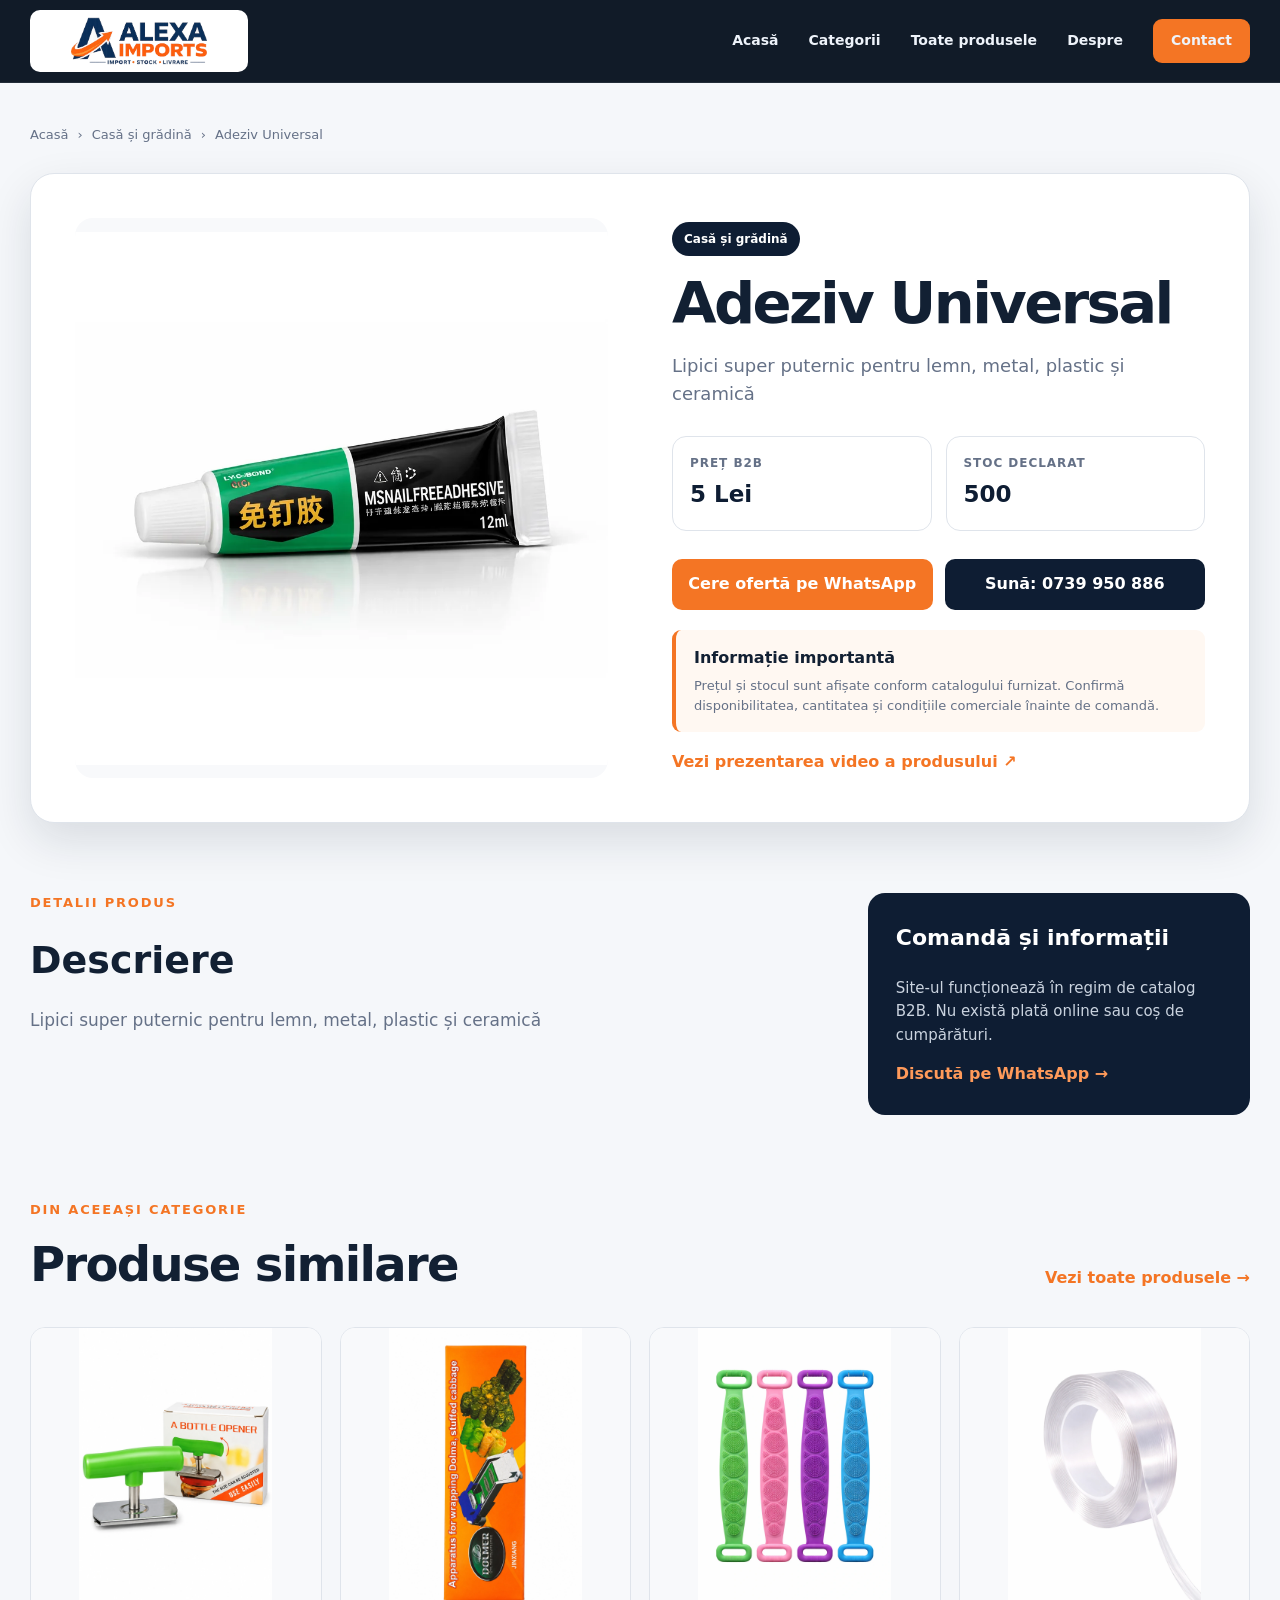
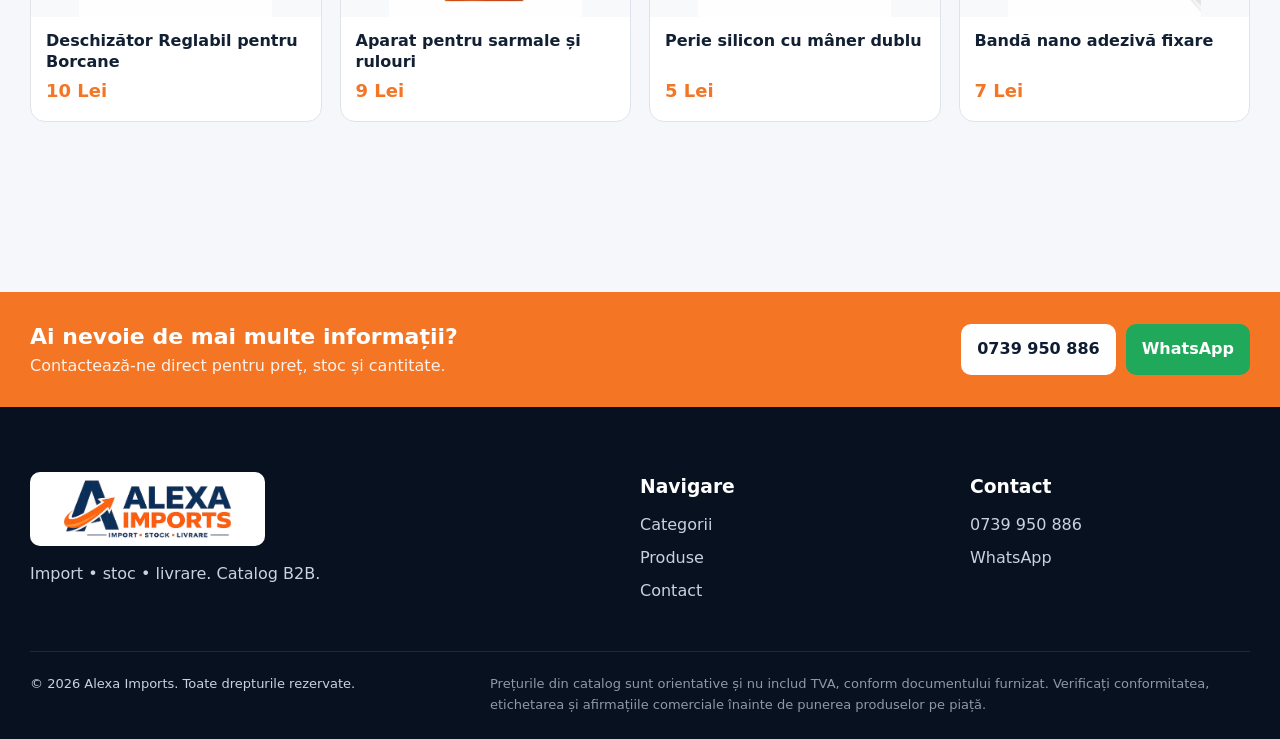
<file: products/adeziv-universal.html>
<!DOCTYPE html>

<html lang="ro">
<head>
<meta charset="utf-8"/>
<meta content="width=device-width, initial-scale=1" name="viewport"/>
<meta content="#0e1d33" name="theme-color"/>
<meta content="Lipici super puternic pentru lemn, metal, plastic și ceramică" name="description"/>
<title>Adeziv Universal | Alexa Imports</title>
<link href="../assets/images/favicon.png" rel="icon"/>
<link href="../assets/styles.css" rel="stylesheet"/>
</head>
<body>
<header class="site-header">
<div class="container nav-wrap">
<a aria-label="Alexa Imports - Acasă" class="brand" href="../index.html">
<img alt="Alexa Imports" src="../assets/images/logo.webp"/>
<span>Alexa Imports</span>
</a>
<button aria-controls="main-nav" aria-expanded="false" aria-label="Deschide meniul" class="menu-toggle"><span></span><span></span><span></span></button>
<nav aria-label="Navigație principală" class="main-nav" id="main-nav">
<a href="../index.html">Acasă</a><a href="../index.html#categorii">Categorii</a><a href="../index.html#produse">Toate produsele</a><a href="../index.html#despre">Despre</a><a class="nav-contact" href="../index.html#contact">Contact</a>
</nav>
</div>
</header>
<main class="product-page-main">
<div class="container">
<nav aria-label="Breadcrumb" class="breadcrumbs"><a href="../index.html">Acasă</a><span>›</span><a href="../index.html#produse">Casă și grădină</a><span>›</span><span>Adeziv Universal</span></nav>
<section class="product-detail">
<div class="product-detail-image"><img alt="Adeziv Universal" src="../assets/images/adhesive.webp"/></div>
<div class="product-detail-copy">
<span class="detail-category">Casă și grădină</span>
<h1>Adeziv Universal</h1>
<p class="detail-description">Lipici super puternic pentru lemn, metal, plastic și ceramică</p>
<div class="detail-price-row">
<div><span class="detail-label">Preț B2B</span><strong class="detail-price">5 Lei</strong></div>
<div><span class="detail-label">Stoc declarat</span><strong class="detail-stock">500</strong></div>
</div>
<div class="detail-actions"><a class="btn btn-primary" href="https://wa.me/40739950886?text=Bun%C4%83%20ziua%2C%20doresc%20detalii%20%C8%99i%20ofert%C4%83%20pentru%20produsul%3A%20Adeziv%20Universal." rel="noopener" target="_blank">Cere ofertă pe WhatsApp</a><a class="btn btn-secondary" href="tel:+40739950886">Sună: 0739 950 886</a></div>
<div class="detail-note"><strong>Informație importantă</strong><p>Prețul și stocul sunt afișate conform catalogului furnizat. Confirmă disponibilitatea, cantitatea și condițiile comerciale înainte de comandă.</p></div>
<a class="video-link" href="https://i.imgur.com/YKnM7ar" rel="noopener" target="_blank">Vezi prezentarea video a produsului ↗</a>
</div>
</section>
<section class="product-info-section"><div><p class="eyebrow dark">DETALII PRODUS</p><h2>Descriere</h2><p>Lipici super puternic pentru lemn, metal, plastic și ceramică</p></div><div class="info-card"><h3>Comandă și informații</h3><p>Site-ul funcționează în regim de catalog B2B. Nu există plată online sau coș de cumpărături.</p><a href="https://wa.me/40739950886?text=Bun%C4%83%20ziua%2C%20doresc%20detalii%20%C8%99i%20ofert%C4%83%20pentru%20produsul%3A%20Adeziv%20Universal." rel="noopener" target="_blank">Discută pe WhatsApp →</a></div></section>
<section class="related-section"><div class="section-heading"><div><p class="eyebrow dark">DIN ACEEAȘI CATEGORIE</p><h2>Produse similare</h2></div><a class="text-link" href="../index.html#produse">Vezi toate produsele →</a></div><div class="related-grid"><a class="related-card" href="deschizator-reglabil-pentru-borcane.html"><img alt="Deschizător Reglabil pentru Borcane" loading="lazy" src="../assets/images/deschizator-reglabil-pentru-borcane.webp"/><span>Deschizător Reglabil pentru Borcane</span><strong>10 Lei</strong></a><a class="related-card" href="aparat-pentru-sarmale-si-rulouri.html"><img alt="Aparat pentru sarmale și rulouri" loading="lazy" src="../assets/images/aparat-pentru-sarmale-si-rulouri.webp"/><span>Aparat pentru sarmale și rulouri</span><strong>9 Lei</strong></a><a class="related-card" href="perie-silicon-cu-maner-dublu.html"><img alt="Perie silicon cu mâner dublu" loading="lazy" src="../assets/images/perie-silicon-cu-maner-dublu.webp"/><span>Perie silicon cu mâner dublu</span><strong>5 Lei</strong></a><a class="related-card" href="banda-nano-adeziva-fixare.html"><img alt="Bandă nano adezivă fixare" loading="lazy" src="../assets/images/banda-nano-adeziva-fixare.webp"/><span>Bandă nano adezivă fixare</span><strong>7 Lei</strong></a></div></section>
</div>
</main>
<section class="product-contact-strip"><div class="container"><div><strong>Ai nevoie de mai multe informații?</strong><span>Contactează-ne direct pentru preț, stoc și cantitate.</span></div><div class="product-contact-actions"><a class="btn btn-light" href="tel:+40739950886">0739 950 886</a><a class="btn btn-whatsapp" href="https://wa.me/40739950886?text=Bun%C4%83%20ziua%2C%20doresc%20detalii%20%C8%99i%20ofert%C4%83%20pentru%20produsul%3A%20Adeziv%20Universal." rel="noopener" target="_blank">WhatsApp</a></div></div></section>
<footer class="site-footer"><div class="container footer-grid"><div><a class="brand footer-brand" href="../index.html"><img alt="" src="../assets/images/logo.webp"/><span>Alexa Imports</span></a><p>Import • stoc • livrare. Catalog B2B.</p></div><div><h3>Navigare</h3><a href="../index.html#categorii">Categorii</a><a href="../index.html#produse">Produse</a><a href="../index.html#contact">Contact</a></div><div><h3>Contact</h3><a href="tel:+40739950886">0739 950 886</a><a href="https://wa.me/40739950886?text=Bun%C4%83%20ziua%2C%20doresc%20detalii%20%C8%99i%20ofert%C4%83%20pentru%20produsul%3A%20Adeziv%20Universal." rel="noopener" target="_blank">WhatsApp</a></div></div><div class="container footer-bottom"><p>© 2026 Alexa Imports. Toate drepturile rezervate.</p><p class="disclaimer">Prețurile din catalog sunt orientative și nu includ TVA, conform documentului furnizat. Verificați conformitatea, etichetarea și afirmațiile comerciale înainte de punerea produselor pe piață.</p></div></footer>
<script src="../assets/app.js"></script>
</body>
</html>
</file>
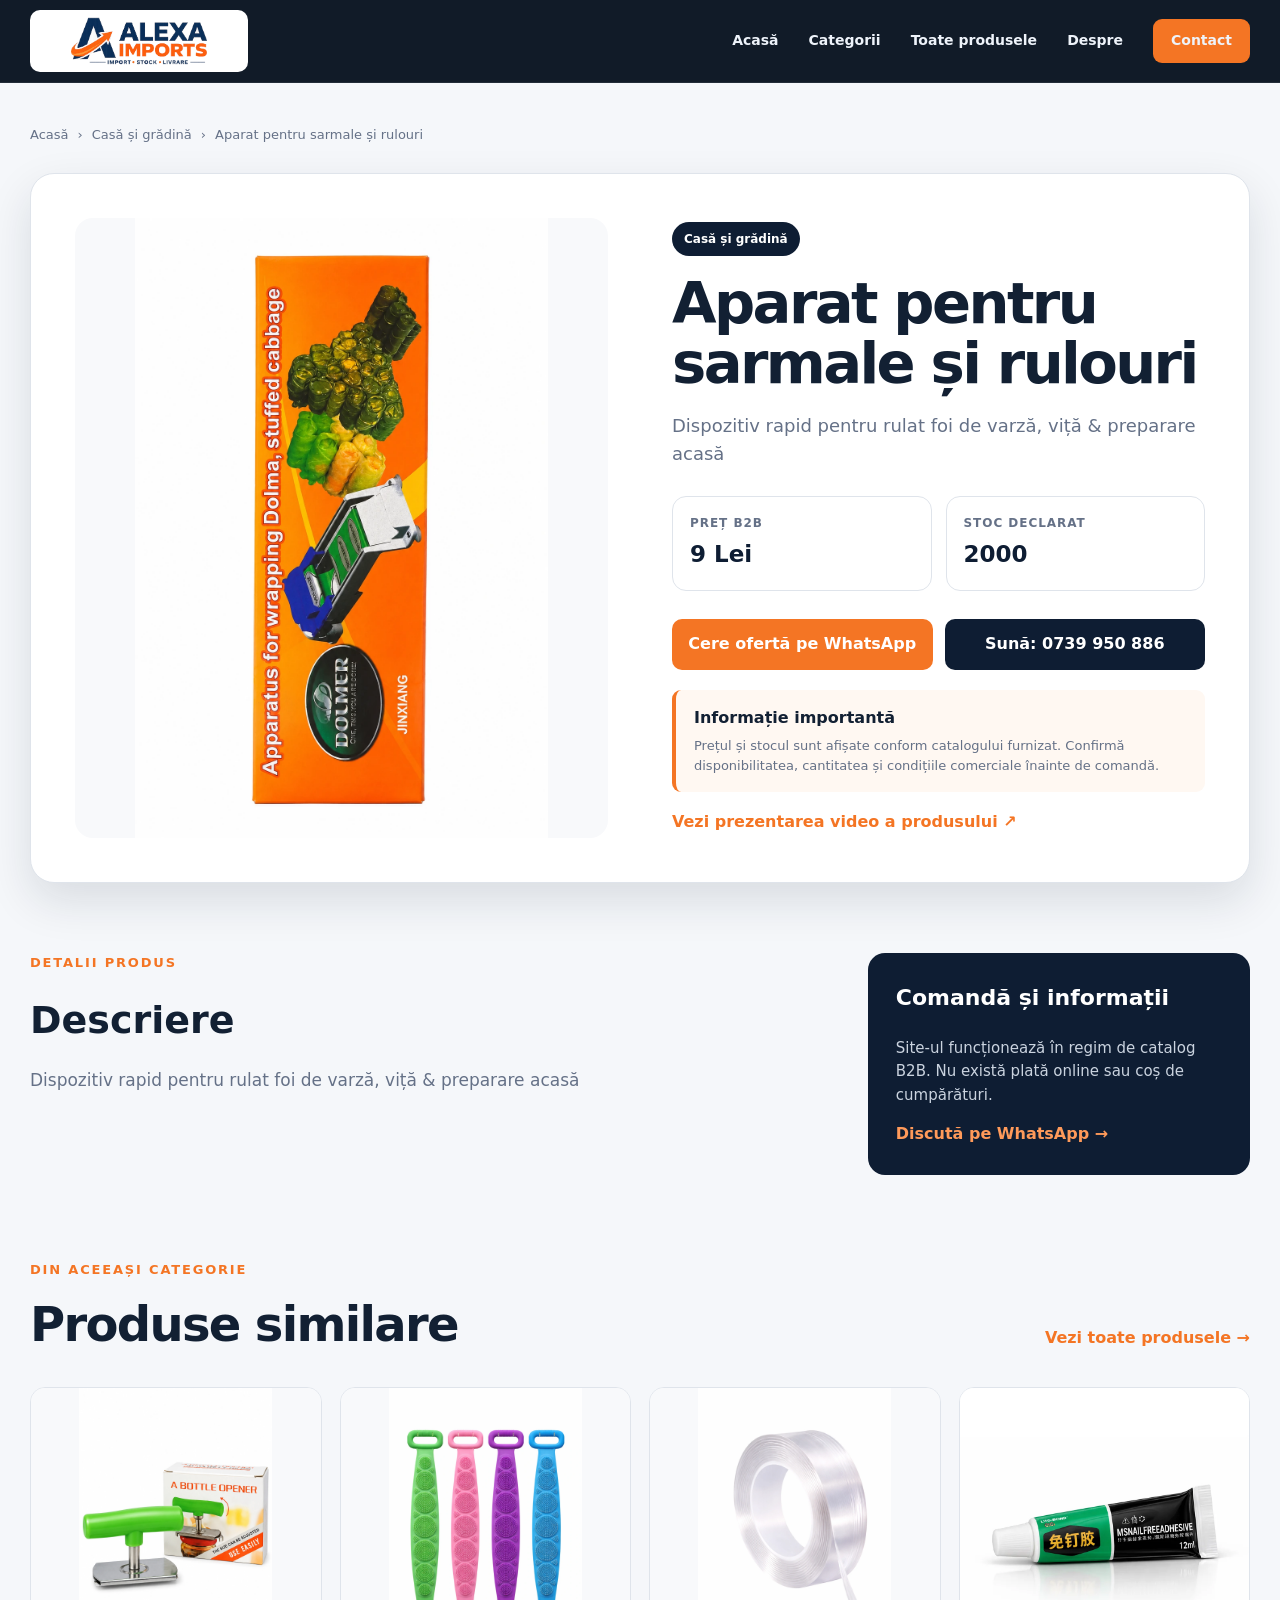
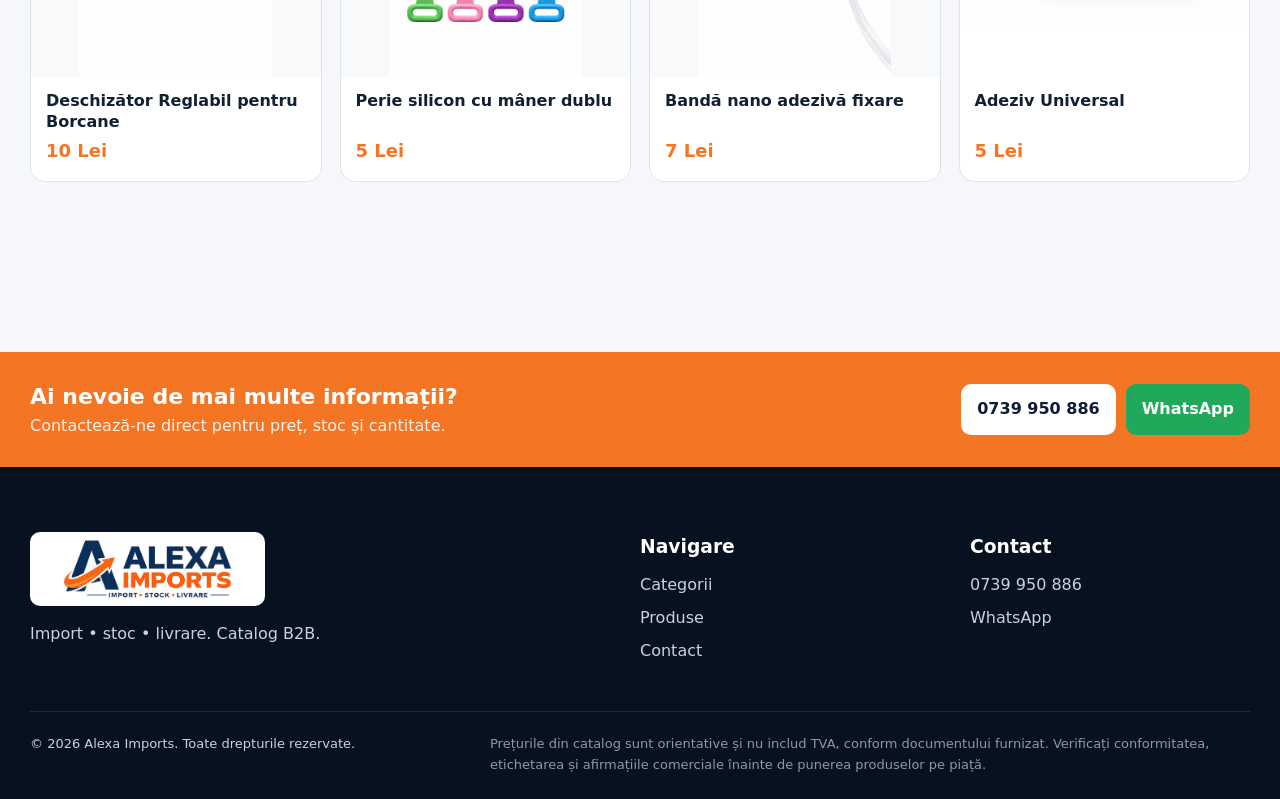
<file: products/aparat-pentru-sarmale-si-rulouri.html>
<!DOCTYPE html>

<html lang="ro">
<head>
<meta charset="utf-8"/>
<meta content="width=device-width, initial-scale=1" name="viewport"/>
<meta content="#0e1d33" name="theme-color"/>
<meta content="Dispozitiv rapid pentru rulat foi de varză, viță &amp; preparare acasă" name="description"/>
<title>Aparat pentru sarmale și rulouri | Alexa Imports</title>
<link href="../assets/images/favicon.png" rel="icon"/>
<link href="../assets/styles.css" rel="stylesheet"/>
</head>
<body>
<header class="site-header">
<div class="container nav-wrap">
<a aria-label="Alexa Imports - Acasă" class="brand" href="../index.html">
<img alt="Alexa Imports" src="../assets/images/logo.webp"/>
<span>Alexa Imports</span>
</a>
<button aria-controls="main-nav" aria-expanded="false" aria-label="Deschide meniul" class="menu-toggle"><span></span><span></span><span></span></button>
<nav aria-label="Navigație principală" class="main-nav" id="main-nav">
<a href="../index.html">Acasă</a><a href="../index.html#categorii">Categorii</a><a href="../index.html#produse">Toate produsele</a><a href="../index.html#despre">Despre</a><a class="nav-contact" href="../index.html#contact">Contact</a>
</nav>
</div>
</header>
<main class="product-page-main">
<div class="container">
<nav aria-label="Breadcrumb" class="breadcrumbs"><a href="../index.html">Acasă</a><span>›</span><a href="../index.html#produse">Casă și grădină</a><span>›</span><span>Aparat pentru sarmale și rulouri</span></nav>
<section class="product-detail">
<div class="product-detail-image"><img alt="Aparat pentru sarmale și rulouri" src="../assets/images/aparat-pentru-sarmale-si-rulouri.webp"/></div>
<div class="product-detail-copy">
<span class="detail-category">Casă și grădină</span>
<h1>Aparat pentru sarmale și rulouri</h1>
<p class="detail-description">Dispozitiv rapid pentru rulat foi de varză, viță &amp; preparare acasă</p>
<div class="detail-price-row">
<div><span class="detail-label">Preț B2B</span><strong class="detail-price">9 Lei</strong></div>
<div><span class="detail-label">Stoc declarat</span><strong class="detail-stock">2000</strong></div>
</div>
<div class="detail-actions"><a class="btn btn-primary" href="https://wa.me/40739950886?text=Bun%C4%83%20ziua%2C%20doresc%20detalii%20%C8%99i%20ofert%C4%83%20pentru%20produsul%3A%20Aparat%20pentru%20sarmale%20%C8%99i%20rulouri." rel="noopener" target="_blank">Cere ofertă pe WhatsApp</a><a class="btn btn-secondary" href="tel:+40739950886">Sună: 0739 950 886</a></div>
<div class="detail-note"><strong>Informație importantă</strong><p>Prețul și stocul sunt afișate conform catalogului furnizat. Confirmă disponibilitatea, cantitatea și condițiile comerciale înainte de comandă.</p></div>
<a class="video-link" href="https://i.imgur.com/ZP18kbC" rel="noopener" target="_blank">Vezi prezentarea video a produsului ↗</a>
</div>
</section>
<section class="product-info-section"><div><p class="eyebrow dark">DETALII PRODUS</p><h2>Descriere</h2><p>Dispozitiv rapid pentru rulat foi de varză, viță &amp; preparare acasă</p></div><div class="info-card"><h3>Comandă și informații</h3><p>Site-ul funcționează în regim de catalog B2B. Nu există plată online sau coș de cumpărături.</p><a href="https://wa.me/40739950886?text=Bun%C4%83%20ziua%2C%20doresc%20detalii%20%C8%99i%20ofert%C4%83%20pentru%20produsul%3A%20Aparat%20pentru%20sarmale%20%C8%99i%20rulouri." rel="noopener" target="_blank">Discută pe WhatsApp →</a></div></section>
<section class="related-section"><div class="section-heading"><div><p class="eyebrow dark">DIN ACEEAȘI CATEGORIE</p><h2>Produse similare</h2></div><a class="text-link" href="../index.html#produse">Vezi toate produsele →</a></div><div class="related-grid"><a class="related-card" href="deschizator-reglabil-pentru-borcane.html"><img alt="Deschizător Reglabil pentru Borcane" loading="lazy" src="../assets/images/deschizator-reglabil-pentru-borcane.webp"/><span>Deschizător Reglabil pentru Borcane</span><strong>10 Lei</strong></a><a class="related-card" href="perie-silicon-cu-maner-dublu.html"><img alt="Perie silicon cu mâner dublu" loading="lazy" src="../assets/images/perie-silicon-cu-maner-dublu.webp"/><span>Perie silicon cu mâner dublu</span><strong>5 Lei</strong></a><a class="related-card" href="banda-nano-adeziva-fixare.html"><img alt="Bandă nano adezivă fixare" loading="lazy" src="../assets/images/banda-nano-adeziva-fixare.webp"/><span>Bandă nano adezivă fixare</span><strong>7 Lei</strong></a><a class="related-card" href="adeziv-universal.html"><img alt="Adeziv Universal" loading="lazy" src="../assets/images/adhesive.webp"/><span>Adeziv Universal</span><strong>5 Lei</strong></a></div></section>
</div>
</main>
<section class="product-contact-strip"><div class="container"><div><strong>Ai nevoie de mai multe informații?</strong><span>Contactează-ne direct pentru preț, stoc și cantitate.</span></div><div class="product-contact-actions"><a class="btn btn-light" href="tel:+40739950886">0739 950 886</a><a class="btn btn-whatsapp" href="https://wa.me/40739950886?text=Bun%C4%83%20ziua%2C%20doresc%20detalii%20%C8%99i%20ofert%C4%83%20pentru%20produsul%3A%20Aparat%20pentru%20sarmale%20%C8%99i%20rulouri." rel="noopener" target="_blank">WhatsApp</a></div></div></section>
<footer class="site-footer"><div class="container footer-grid"><div><a class="brand footer-brand" href="../index.html"><img alt="" src="../assets/images/logo.webp"/><span>Alexa Imports</span></a><p>Import • stoc • livrare. Catalog B2B.</p></div><div><h3>Navigare</h3><a href="../index.html#categorii">Categorii</a><a href="../index.html#produse">Produse</a><a href="../index.html#contact">Contact</a></div><div><h3>Contact</h3><a href="tel:+40739950886">0739 950 886</a><a href="https://wa.me/40739950886?text=Bun%C4%83%20ziua%2C%20doresc%20detalii%20%C8%99i%20ofert%C4%83%20pentru%20produsul%3A%20Aparat%20pentru%20sarmale%20%C8%99i%20rulouri." rel="noopener" target="_blank">WhatsApp</a></div></div><div class="container footer-bottom"><p>© 2026 Alexa Imports. Toate drepturile rezervate.</p><p class="disclaimer">Prețurile din catalog sunt orientative și nu includ TVA, conform documentului furnizat. Verificați conformitatea, etichetarea și afirmațiile comerciale înainte de punerea produselor pe piață.</p></div></footer>
<script src="../assets/app.js"></script>
</body>
</html>
</file>
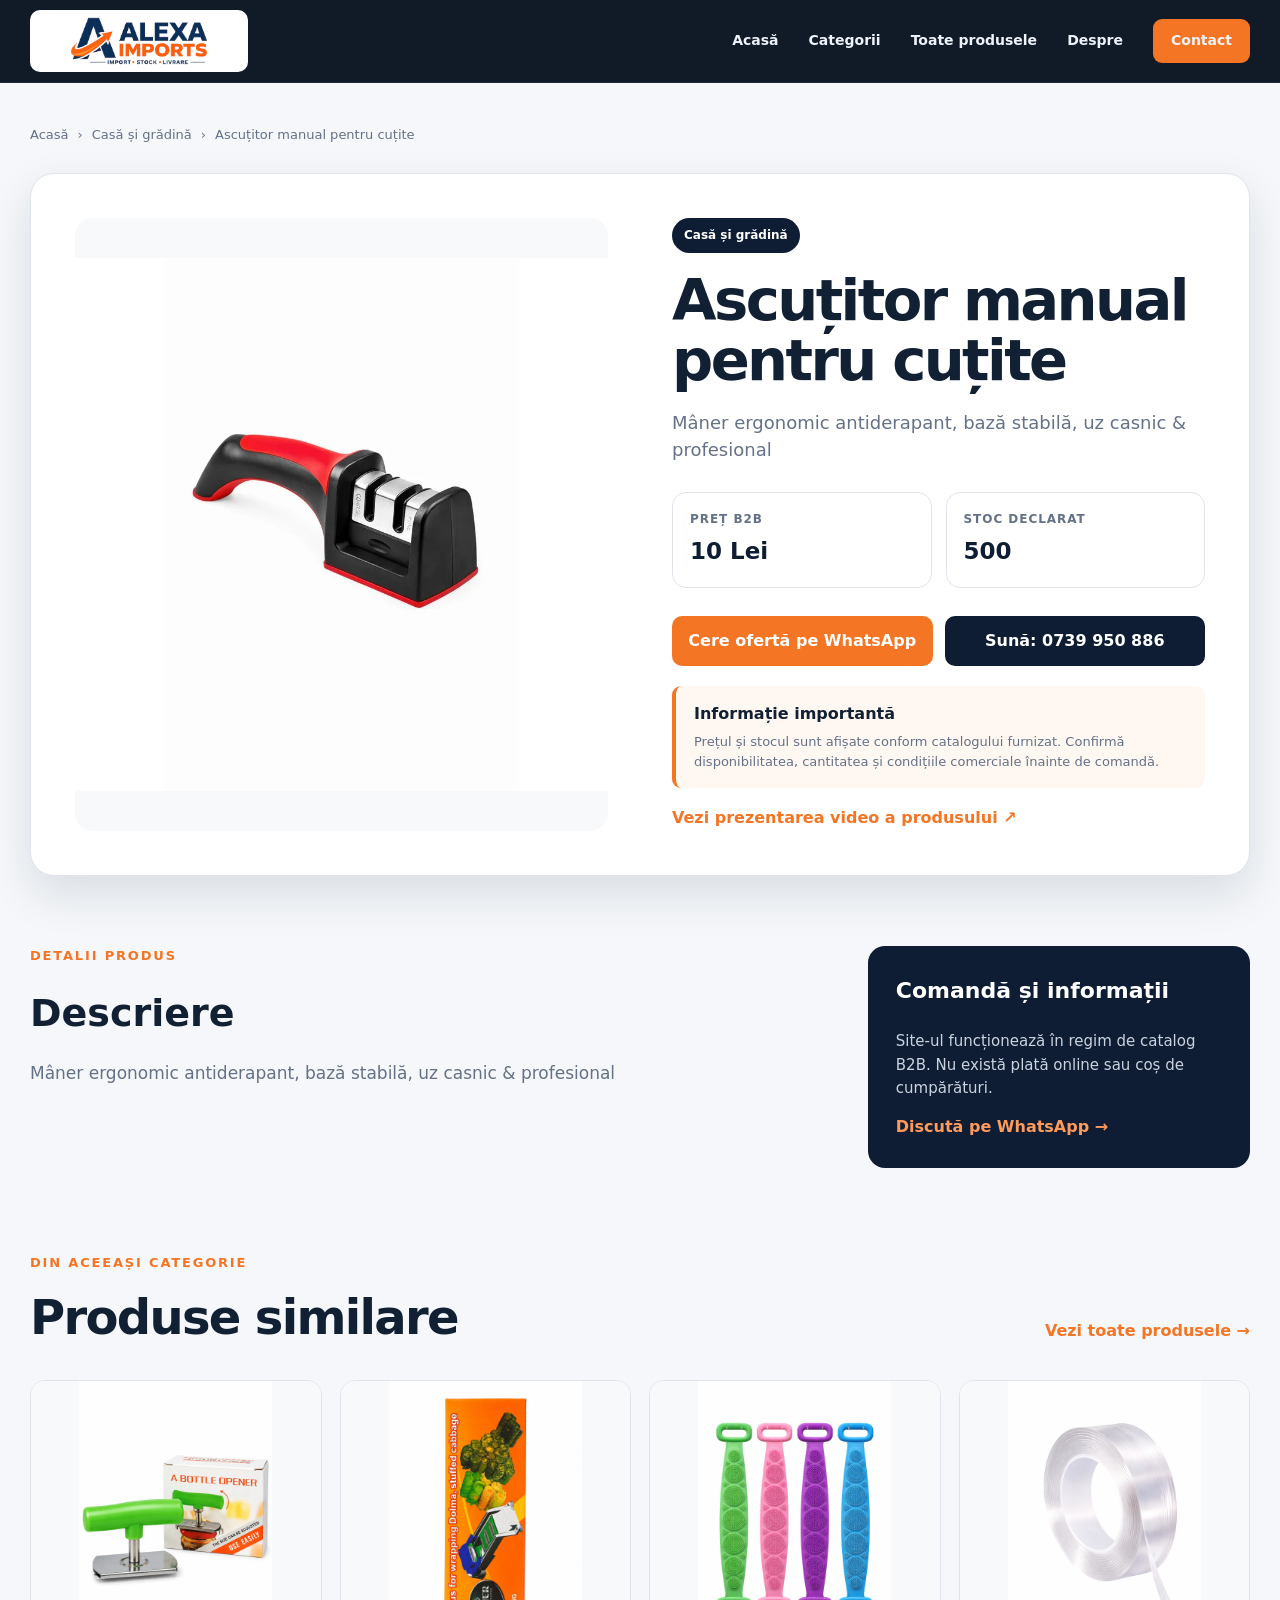
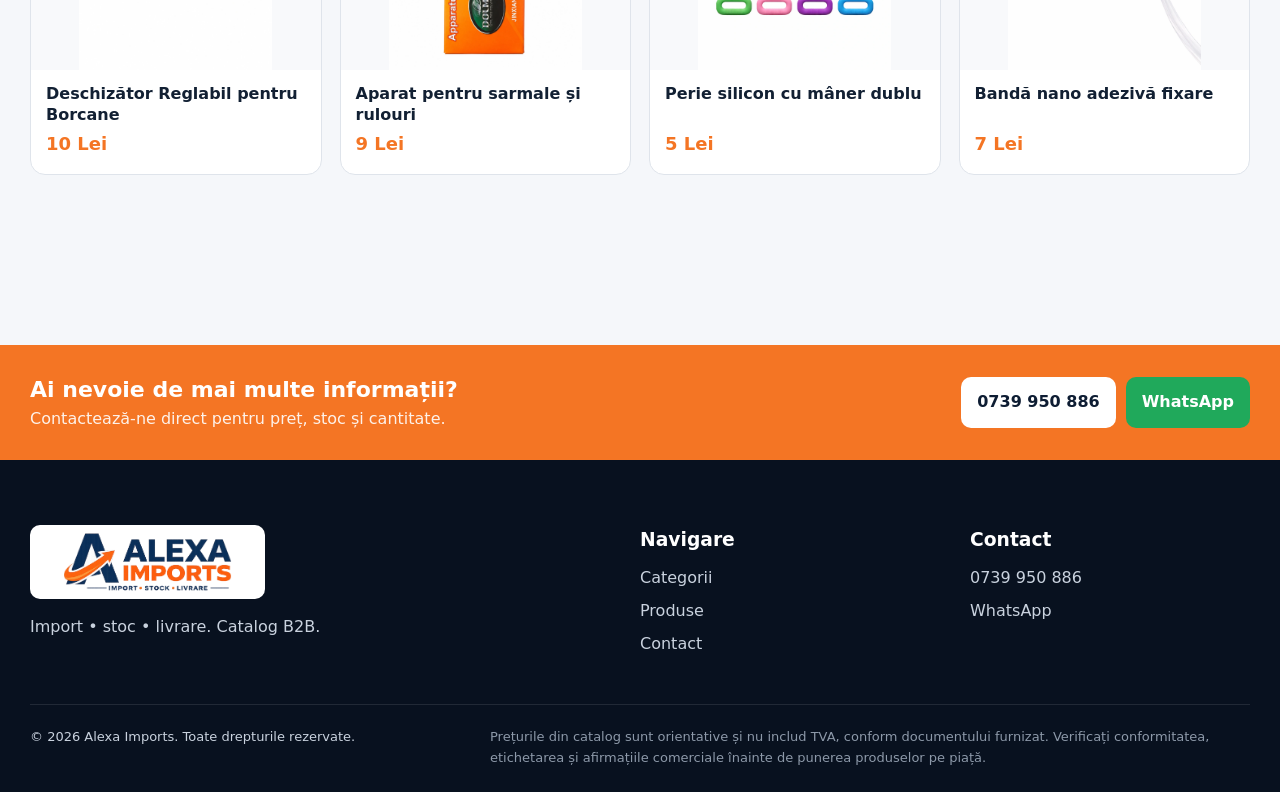
<file: products/ascutitor-manual-pentru-cutite.html>
<!DOCTYPE html>

<html lang="ro">
<head>
<meta charset="utf-8"/>
<meta content="width=device-width, initial-scale=1" name="viewport"/>
<meta content="#0e1d33" name="theme-color"/>
<meta content="Mâner ergonomic antiderapant, bază stabilă, uz casnic &amp; profesional" name="description"/>
<title>Ascuțitor manual pentru cuțite | Alexa Imports</title>
<link href="../assets/images/favicon.png" rel="icon"/>
<link href="../assets/styles.css" rel="stylesheet"/>
</head>
<body>
<header class="site-header">
<div class="container nav-wrap">
<a aria-label="Alexa Imports - Acasă" class="brand" href="../index.html">
<img alt="Alexa Imports" src="../assets/images/logo.webp"/>
<span>Alexa Imports</span>
</a>
<button aria-controls="main-nav" aria-expanded="false" aria-label="Deschide meniul" class="menu-toggle"><span></span><span></span><span></span></button>
<nav aria-label="Navigație principală" class="main-nav" id="main-nav">
<a href="../index.html">Acasă</a><a href="../index.html#categorii">Categorii</a><a href="../index.html#produse">Toate produsele</a><a href="../index.html#despre">Despre</a><a class="nav-contact" href="../index.html#contact">Contact</a>
</nav>
</div>
</header>
<main class="product-page-main">
<div class="container">
<nav aria-label="Breadcrumb" class="breadcrumbs"><a href="../index.html">Acasă</a><span>›</span><a href="../index.html#produse">Casă și grădină</a><span>›</span><span>Ascuțitor manual pentru cuțite</span></nav>
<section class="product-detail">
<div class="product-detail-image"><img alt="Ascuțitor manual pentru cuțite" src="../assets/images/knife-sharpener.webp"/></div>
<div class="product-detail-copy">
<span class="detail-category">Casă și grădină</span>
<h1>Ascuțitor manual pentru cuțite</h1>
<p class="detail-description">Mâner ergonomic antiderapant, bază stabilă, uz casnic &amp; profesional</p>
<div class="detail-price-row">
<div><span class="detail-label">Preț B2B</span><strong class="detail-price">10 Lei</strong></div>
<div><span class="detail-label">Stoc declarat</span><strong class="detail-stock">500</strong></div>
</div>
<div class="detail-actions"><a class="btn btn-primary" href="https://wa.me/40739950886?text=Bun%C4%83%20ziua%2C%20doresc%20detalii%20%C8%99i%20ofert%C4%83%20pentru%20produsul%3A%20Ascu%C8%9Bitor%20manual%20pentru%20cu%C8%9Bite." rel="noopener" target="_blank">Cere ofertă pe WhatsApp</a><a class="btn btn-secondary" href="tel:+40739950886">Sună: 0739 950 886</a></div>
<div class="detail-note"><strong>Informație importantă</strong><p>Prețul și stocul sunt afișate conform catalogului furnizat. Confirmă disponibilitatea, cantitatea și condițiile comerciale înainte de comandă.</p></div>
<a class="video-link" href="https://i.imgur.com/O3rMrnq" rel="noopener" target="_blank">Vezi prezentarea video a produsului ↗</a>
</div>
</section>
<section class="product-info-section"><div><p class="eyebrow dark">DETALII PRODUS</p><h2>Descriere</h2><p>Mâner ergonomic antiderapant, bază stabilă, uz casnic &amp; profesional</p></div><div class="info-card"><h3>Comandă și informații</h3><p>Site-ul funcționează în regim de catalog B2B. Nu există plată online sau coș de cumpărături.</p><a href="https://wa.me/40739950886?text=Bun%C4%83%20ziua%2C%20doresc%20detalii%20%C8%99i%20ofert%C4%83%20pentru%20produsul%3A%20Ascu%C8%9Bitor%20manual%20pentru%20cu%C8%9Bite." rel="noopener" target="_blank">Discută pe WhatsApp →</a></div></section>
<section class="related-section"><div class="section-heading"><div><p class="eyebrow dark">DIN ACEEAȘI CATEGORIE</p><h2>Produse similare</h2></div><a class="text-link" href="../index.html#produse">Vezi toate produsele →</a></div><div class="related-grid"><a class="related-card" href="deschizator-reglabil-pentru-borcane.html"><img alt="Deschizător Reglabil pentru Borcane" loading="lazy" src="../assets/images/deschizator-reglabil-pentru-borcane.webp"/><span>Deschizător Reglabil pentru Borcane</span><strong>10 Lei</strong></a><a class="related-card" href="aparat-pentru-sarmale-si-rulouri.html"><img alt="Aparat pentru sarmale și rulouri" loading="lazy" src="../assets/images/aparat-pentru-sarmale-si-rulouri.webp"/><span>Aparat pentru sarmale și rulouri</span><strong>9 Lei</strong></a><a class="related-card" href="perie-silicon-cu-maner-dublu.html"><img alt="Perie silicon cu mâner dublu" loading="lazy" src="../assets/images/perie-silicon-cu-maner-dublu.webp"/><span>Perie silicon cu mâner dublu</span><strong>5 Lei</strong></a><a class="related-card" href="banda-nano-adeziva-fixare.html"><img alt="Bandă nano adezivă fixare" loading="lazy" src="../assets/images/banda-nano-adeziva-fixare.webp"/><span>Bandă nano adezivă fixare</span><strong>7 Lei</strong></a></div></section>
</div>
</main>
<section class="product-contact-strip"><div class="container"><div><strong>Ai nevoie de mai multe informații?</strong><span>Contactează-ne direct pentru preț, stoc și cantitate.</span></div><div class="product-contact-actions"><a class="btn btn-light" href="tel:+40739950886">0739 950 886</a><a class="btn btn-whatsapp" href="https://wa.me/40739950886?text=Bun%C4%83%20ziua%2C%20doresc%20detalii%20%C8%99i%20ofert%C4%83%20pentru%20produsul%3A%20Ascu%C8%9Bitor%20manual%20pentru%20cu%C8%9Bite." rel="noopener" target="_blank">WhatsApp</a></div></div></section>
<footer class="site-footer"><div class="container footer-grid"><div><a class="brand footer-brand" href="../index.html"><img alt="" src="../assets/images/logo.webp"/><span>Alexa Imports</span></a><p>Import • stoc • livrare. Catalog B2B.</p></div><div><h3>Navigare</h3><a href="../index.html#categorii">Categorii</a><a href="../index.html#produse">Produse</a><a href="../index.html#contact">Contact</a></div><div><h3>Contact</h3><a href="tel:+40739950886">0739 950 886</a><a href="https://wa.me/40739950886?text=Bun%C4%83%20ziua%2C%20doresc%20detalii%20%C8%99i%20ofert%C4%83%20pentru%20produsul%3A%20Ascu%C8%9Bitor%20manual%20pentru%20cu%C8%9Bite." rel="noopener" target="_blank">WhatsApp</a></div></div><div class="container footer-bottom"><p>© 2026 Alexa Imports. Toate drepturile rezervate.</p><p class="disclaimer">Prețurile din catalog sunt orientative și nu includ TVA, conform documentului furnizat. Verificați conformitatea, etichetarea și afirmațiile comerciale înainte de punerea produselor pe piață.</p></div></footer>
<script src="../assets/app.js"></script>
</body>
</html>
</file>
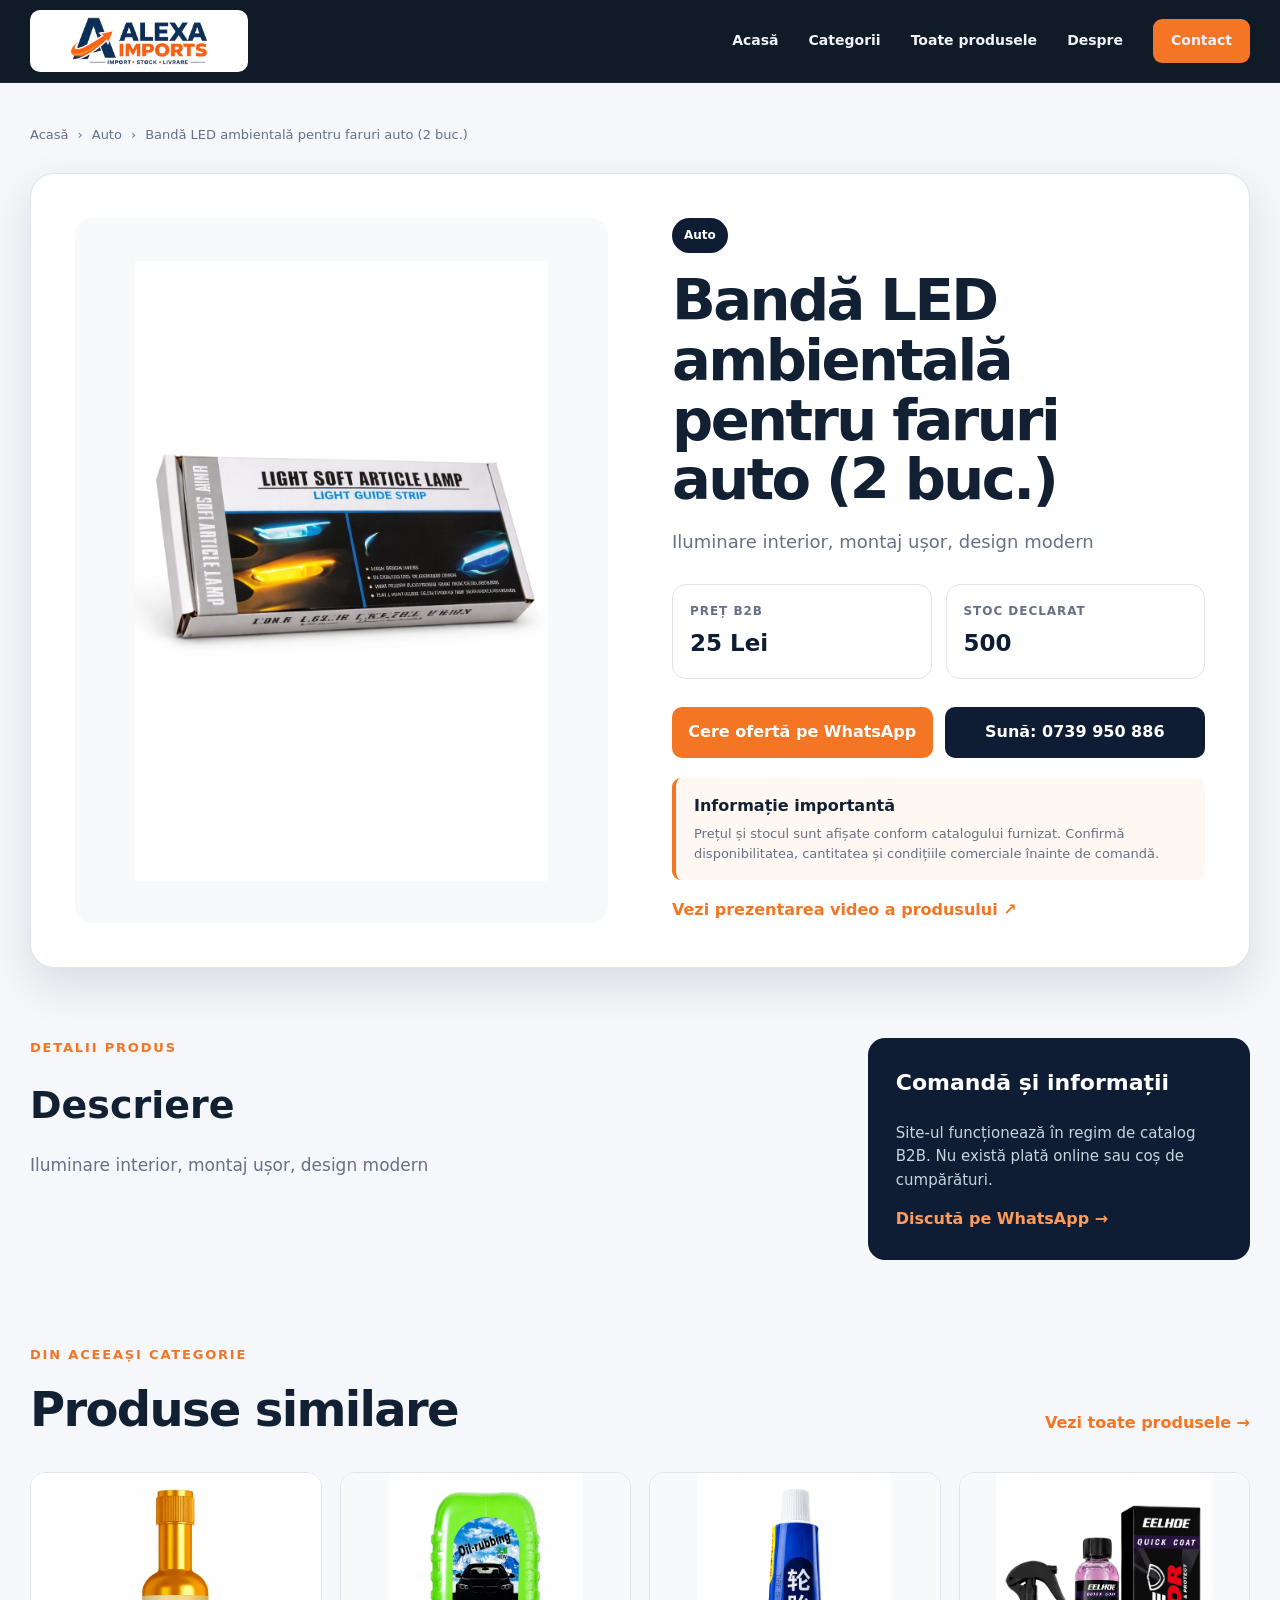
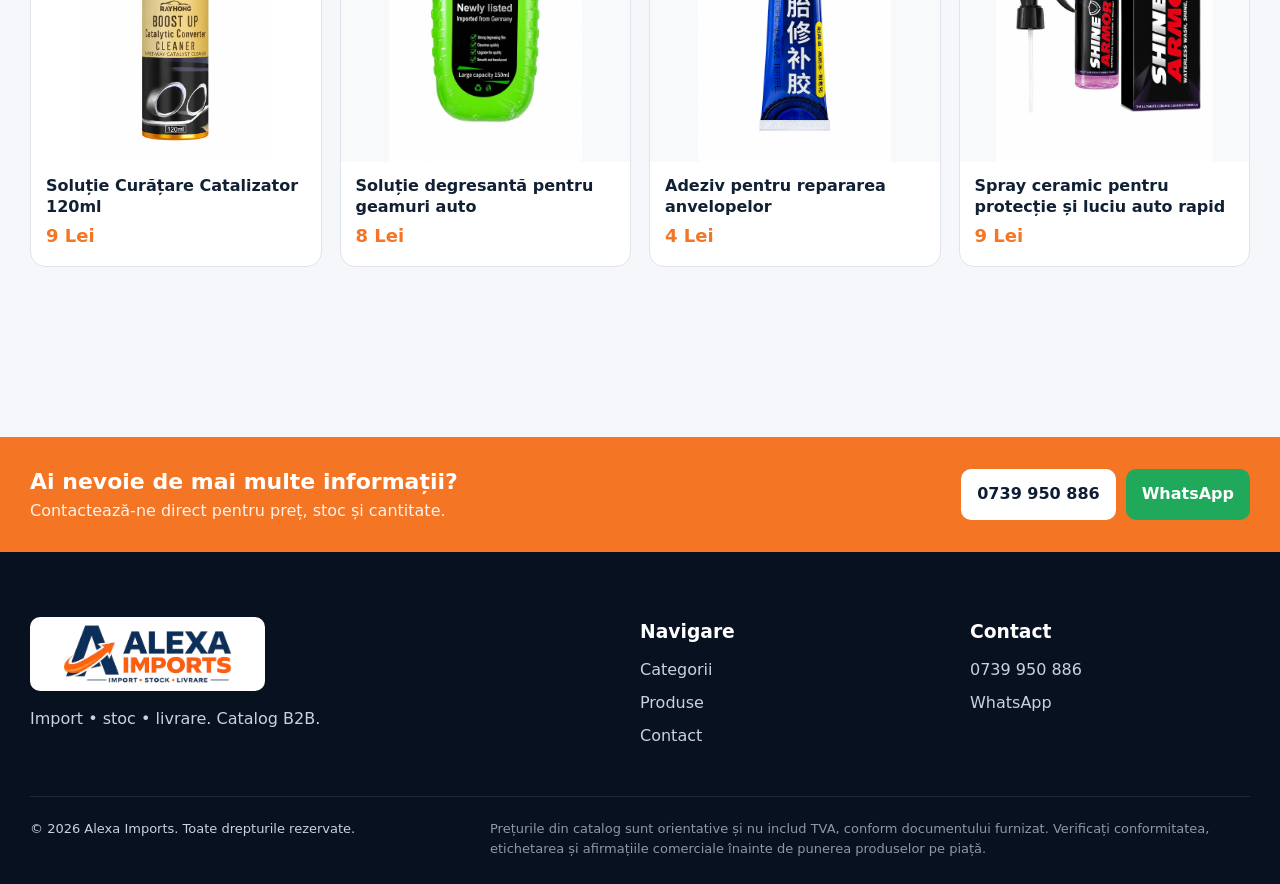
<file: products/banda-led-ambientala-pentru-faruri-auto-2-buc.html>
<!DOCTYPE html>

<html lang="ro">
<head>
<meta charset="utf-8"/>
<meta content="width=device-width, initial-scale=1" name="viewport"/>
<meta content="#0e1d33" name="theme-color"/>
<meta content="Iluminare interior, montaj ușor, design modern" name="description"/>
<title>Bandă LED ambientală pentru faruri auto (2 buc.) | Alexa Imports</title>
<link href="../assets/images/favicon.png" rel="icon"/>
<link href="../assets/styles.css" rel="stylesheet"/>
</head>
<body>
<header class="site-header">
<div class="container nav-wrap">
<a aria-label="Alexa Imports - Acasă" class="brand" href="../index.html">
<img alt="Alexa Imports" src="../assets/images/logo.webp"/>
<span>Alexa Imports</span>
</a>
<button aria-controls="main-nav" aria-expanded="false" aria-label="Deschide meniul" class="menu-toggle"><span></span><span></span><span></span></button>
<nav aria-label="Navigație principală" class="main-nav" id="main-nav">
<a href="../index.html">Acasă</a><a href="../index.html#categorii">Categorii</a><a href="../index.html#produse">Toate produsele</a><a href="../index.html#despre">Despre</a><a class="nav-contact" href="../index.html#contact">Contact</a>
</nav>
</div>
</header>
<main class="product-page-main">
<div class="container">
<nav aria-label="Breadcrumb" class="breadcrumbs"><a href="../index.html">Acasă</a><span>›</span><a href="../index.html#produse">Auto</a><span>›</span><span>Bandă LED ambientală pentru faruri auto (2 buc.)</span></nav>
<section class="product-detail">
<div class="product-detail-image"><img alt="Bandă LED ambientală pentru faruri auto (2 buc.)" src="../assets/images/banda-led-ambientala-pentru-faruri-auto-2-buc.webp"/></div>
<div class="product-detail-copy">
<span class="detail-category">Auto</span>
<h1>Bandă LED ambientală pentru faruri auto (2 buc.)</h1>
<p class="detail-description">Iluminare interior, montaj ușor, design modern</p>
<div class="detail-price-row">
<div><span class="detail-label">Preț B2B</span><strong class="detail-price">25 Lei</strong></div>
<div><span class="detail-label">Stoc declarat</span><strong class="detail-stock">500</strong></div>
</div>
<div class="detail-actions"><a class="btn btn-primary" href="https://wa.me/40739950886?text=Bun%C4%83%20ziua%2C%20doresc%20detalii%20%C8%99i%20ofert%C4%83%20pentru%20produsul%3A%20Band%C4%83%20LED%20ambiental%C4%83%20pentru%20faruri%20auto%20%282%20buc.%29." rel="noopener" target="_blank">Cere ofertă pe WhatsApp</a><a class="btn btn-secondary" href="tel:+40739950886">Sună: 0739 950 886</a></div>
<div class="detail-note"><strong>Informație importantă</strong><p>Prețul și stocul sunt afișate conform catalogului furnizat. Confirmă disponibilitatea, cantitatea și condițiile comerciale înainte de comandă.</p></div>
<a class="video-link" href="https://i.imgur.com/V3JDeKx" rel="noopener" target="_blank">Vezi prezentarea video a produsului ↗</a>
</div>
</section>
<section class="product-info-section"><div><p class="eyebrow dark">DETALII PRODUS</p><h2>Descriere</h2><p>Iluminare interior, montaj ușor, design modern</p></div><div class="info-card"><h3>Comandă și informații</h3><p>Site-ul funcționează în regim de catalog B2B. Nu există plată online sau coș de cumpărături.</p><a href="https://wa.me/40739950886?text=Bun%C4%83%20ziua%2C%20doresc%20detalii%20%C8%99i%20ofert%C4%83%20pentru%20produsul%3A%20Band%C4%83%20LED%20ambiental%C4%83%20pentru%20faruri%20auto%20%282%20buc.%29." rel="noopener" target="_blank">Discută pe WhatsApp →</a></div></section>
<section class="related-section"><div class="section-heading"><div><p class="eyebrow dark">DIN ACEEAȘI CATEGORIE</p><h2>Produse similare</h2></div><a class="text-link" href="../index.html#produse">Vezi toate produsele →</a></div><div class="related-grid"><a class="related-card" href="solutie-curatare-catalizator-120ml.html"><img alt="Soluție Curățare Catalizator 120ml" loading="lazy" src="../assets/images/catalyst-cleaner.webp"/><span>Soluție Curățare Catalizator 120ml</span><strong>9 Lei</strong></a><a class="related-card" href="solutie-degresanta-pentru-geamuri-auto.html"><img alt="Soluție degresantă pentru geamuri auto" loading="lazy" src="../assets/images/solutie-degresanta-pentru-geamuri-auto.webp"/><span>Soluție degresantă pentru geamuri auto</span><strong>8 Lei</strong></a><a class="related-card" href="adeziv-pentru-repararea-anvelopelor.html"><img alt="Adeziv pentru repararea anvelopelor" loading="lazy" src="../assets/images/adeziv-pentru-repararea-anvelopelor.webp"/><span>Adeziv pentru repararea anvelopelor</span><strong>4 Lei</strong></a><a class="related-card" href="spray-ceramic-pentru-protectie-si-luciu-auto-rapid.html"><img alt="Spray ceramic pentru
protecție și luciu auto rapid" loading="lazy" src="../assets/images/spray-ceramic-pentru-protectie-si-luciu-auto-rapid.webp"/><span>Spray ceramic pentru
protecție și luciu auto rapid</span><strong>9 Lei</strong></a></div></section>
</div>
</main>
<section class="product-contact-strip"><div class="container"><div><strong>Ai nevoie de mai multe informații?</strong><span>Contactează-ne direct pentru preț, stoc și cantitate.</span></div><div class="product-contact-actions"><a class="btn btn-light" href="tel:+40739950886">0739 950 886</a><a class="btn btn-whatsapp" href="https://wa.me/40739950886?text=Bun%C4%83%20ziua%2C%20doresc%20detalii%20%C8%99i%20ofert%C4%83%20pentru%20produsul%3A%20Band%C4%83%20LED%20ambiental%C4%83%20pentru%20faruri%20auto%20%282%20buc.%29." rel="noopener" target="_blank">WhatsApp</a></div></div></section>
<footer class="site-footer"><div class="container footer-grid"><div><a class="brand footer-brand" href="../index.html"><img alt="" src="../assets/images/logo.webp"/><span>Alexa Imports</span></a><p>Import • stoc • livrare. Catalog B2B.</p></div><div><h3>Navigare</h3><a href="../index.html#categorii">Categorii</a><a href="../index.html#produse">Produse</a><a href="../index.html#contact">Contact</a></div><div><h3>Contact</h3><a href="tel:+40739950886">0739 950 886</a><a href="https://wa.me/40739950886?text=Bun%C4%83%20ziua%2C%20doresc%20detalii%20%C8%99i%20ofert%C4%83%20pentru%20produsul%3A%20Band%C4%83%20LED%20ambiental%C4%83%20pentru%20faruri%20auto%20%282%20buc.%29." rel="noopener" target="_blank">WhatsApp</a></div></div><div class="container footer-bottom"><p>© 2026 Alexa Imports. Toate drepturile rezervate.</p><p class="disclaimer">Prețurile din catalog sunt orientative și nu includ TVA, conform documentului furnizat. Verificați conformitatea, etichetarea și afirmațiile comerciale înainte de punerea produselor pe piață.</p></div></footer>
<script src="../assets/app.js"></script>
</body>
</html>
</file>
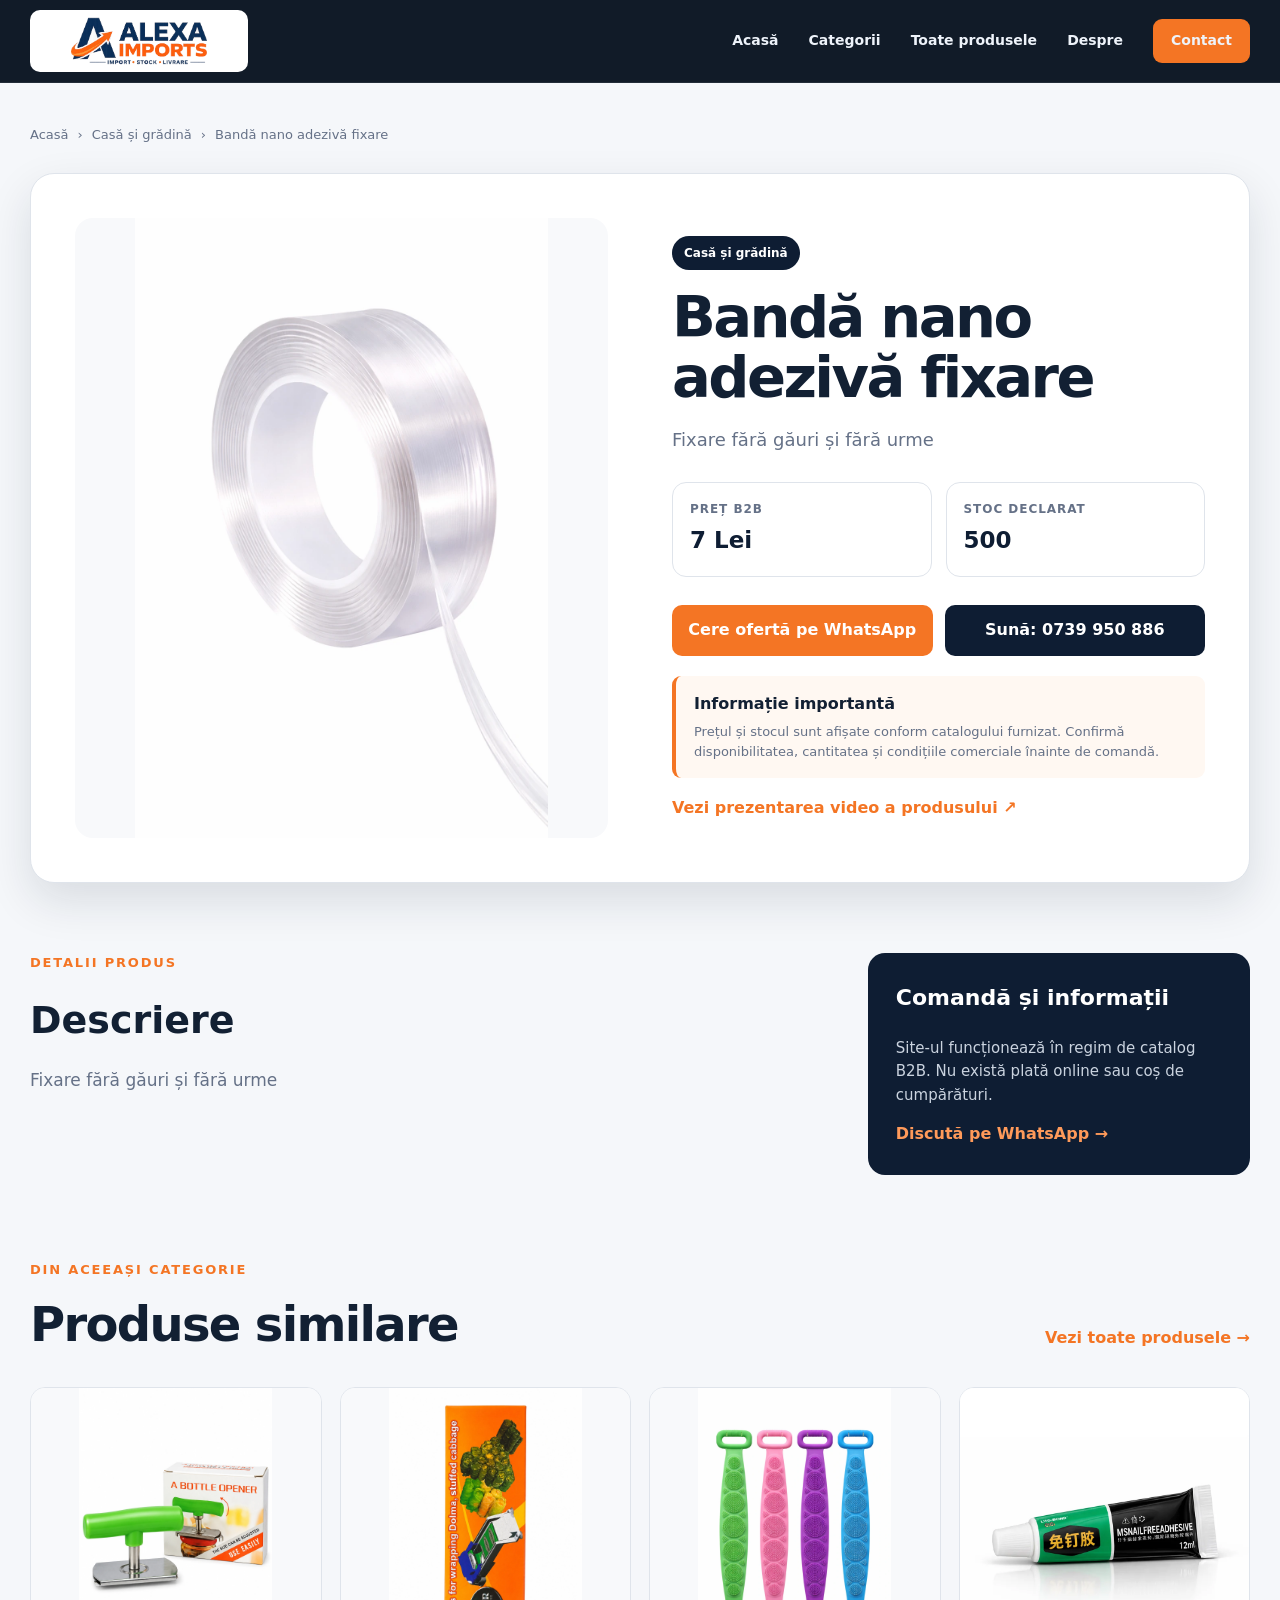
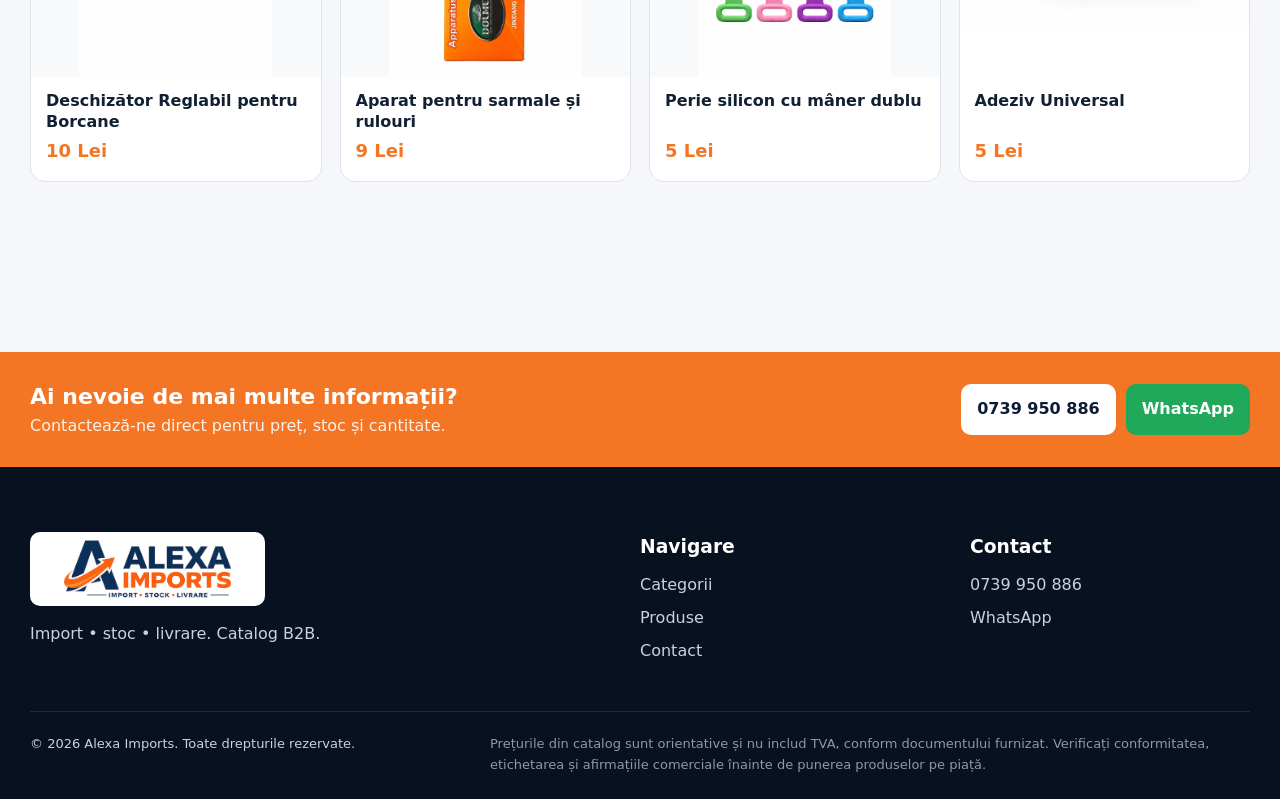
<file: products/banda-nano-adeziva-fixare.html>
<!DOCTYPE html>

<html lang="ro">
<head>
<meta charset="utf-8"/>
<meta content="width=device-width, initial-scale=1" name="viewport"/>
<meta content="#0e1d33" name="theme-color"/>
<meta content="Fixare fără găuri și fără urme" name="description"/>
<title>Bandă nano adezivă fixare | Alexa Imports</title>
<link href="../assets/images/favicon.png" rel="icon"/>
<link href="../assets/styles.css" rel="stylesheet"/>
</head>
<body>
<header class="site-header">
<div class="container nav-wrap">
<a aria-label="Alexa Imports - Acasă" class="brand" href="../index.html">
<img alt="Alexa Imports" src="../assets/images/logo.webp"/>
<span>Alexa Imports</span>
</a>
<button aria-controls="main-nav" aria-expanded="false" aria-label="Deschide meniul" class="menu-toggle"><span></span><span></span><span></span></button>
<nav aria-label="Navigație principală" class="main-nav" id="main-nav">
<a href="../index.html">Acasă</a><a href="../index.html#categorii">Categorii</a><a href="../index.html#produse">Toate produsele</a><a href="../index.html#despre">Despre</a><a class="nav-contact" href="../index.html#contact">Contact</a>
</nav>
</div>
</header>
<main class="product-page-main">
<div class="container">
<nav aria-label="Breadcrumb" class="breadcrumbs"><a href="../index.html">Acasă</a><span>›</span><a href="../index.html#produse">Casă și grădină</a><span>›</span><span>Bandă nano adezivă fixare</span></nav>
<section class="product-detail">
<div class="product-detail-image"><img alt="Bandă nano adezivă fixare" src="../assets/images/banda-nano-adeziva-fixare.webp"/></div>
<div class="product-detail-copy">
<span class="detail-category">Casă și grădină</span>
<h1>Bandă nano adezivă fixare</h1>
<p class="detail-description">Fixare fără găuri și fără urme</p>
<div class="detail-price-row">
<div><span class="detail-label">Preț B2B</span><strong class="detail-price">7 Lei</strong></div>
<div><span class="detail-label">Stoc declarat</span><strong class="detail-stock">500</strong></div>
</div>
<div class="detail-actions"><a class="btn btn-primary" href="https://wa.me/40739950886?text=Bun%C4%83%20ziua%2C%20doresc%20detalii%20%C8%99i%20ofert%C4%83%20pentru%20produsul%3A%20Band%C4%83%20nano%20adeziv%C4%83%20fixare." rel="noopener" target="_blank">Cere ofertă pe WhatsApp</a><a class="btn btn-secondary" href="tel:+40739950886">Sună: 0739 950 886</a></div>
<div class="detail-note"><strong>Informație importantă</strong><p>Prețul și stocul sunt afișate conform catalogului furnizat. Confirmă disponibilitatea, cantitatea și condițiile comerciale înainte de comandă.</p></div>
<a class="video-link" href="https://i.imgur.com/9MNqdKA" rel="noopener" target="_blank">Vezi prezentarea video a produsului ↗</a>
</div>
</section>
<section class="product-info-section"><div><p class="eyebrow dark">DETALII PRODUS</p><h2>Descriere</h2><p>Fixare fără găuri și fără urme</p></div><div class="info-card"><h3>Comandă și informații</h3><p>Site-ul funcționează în regim de catalog B2B. Nu există plată online sau coș de cumpărături.</p><a href="https://wa.me/40739950886?text=Bun%C4%83%20ziua%2C%20doresc%20detalii%20%C8%99i%20ofert%C4%83%20pentru%20produsul%3A%20Band%C4%83%20nano%20adeziv%C4%83%20fixare." rel="noopener" target="_blank">Discută pe WhatsApp →</a></div></section>
<section class="related-section"><div class="section-heading"><div><p class="eyebrow dark">DIN ACEEAȘI CATEGORIE</p><h2>Produse similare</h2></div><a class="text-link" href="../index.html#produse">Vezi toate produsele →</a></div><div class="related-grid"><a class="related-card" href="deschizator-reglabil-pentru-borcane.html"><img alt="Deschizător Reglabil pentru Borcane" loading="lazy" src="../assets/images/deschizator-reglabil-pentru-borcane.webp"/><span>Deschizător Reglabil pentru Borcane</span><strong>10 Lei</strong></a><a class="related-card" href="aparat-pentru-sarmale-si-rulouri.html"><img alt="Aparat pentru sarmale și rulouri" loading="lazy" src="../assets/images/aparat-pentru-sarmale-si-rulouri.webp"/><span>Aparat pentru sarmale și rulouri</span><strong>9 Lei</strong></a><a class="related-card" href="perie-silicon-cu-maner-dublu.html"><img alt="Perie silicon cu mâner dublu" loading="lazy" src="../assets/images/perie-silicon-cu-maner-dublu.webp"/><span>Perie silicon cu mâner dublu</span><strong>5 Lei</strong></a><a class="related-card" href="adeziv-universal.html"><img alt="Adeziv Universal" loading="lazy" src="../assets/images/adhesive.webp"/><span>Adeziv Universal</span><strong>5 Lei</strong></a></div></section>
</div>
</main>
<section class="product-contact-strip"><div class="container"><div><strong>Ai nevoie de mai multe informații?</strong><span>Contactează-ne direct pentru preț, stoc și cantitate.</span></div><div class="product-contact-actions"><a class="btn btn-light" href="tel:+40739950886">0739 950 886</a><a class="btn btn-whatsapp" href="https://wa.me/40739950886?text=Bun%C4%83%20ziua%2C%20doresc%20detalii%20%C8%99i%20ofert%C4%83%20pentru%20produsul%3A%20Band%C4%83%20nano%20adeziv%C4%83%20fixare." rel="noopener" target="_blank">WhatsApp</a></div></div></section>
<footer class="site-footer"><div class="container footer-grid"><div><a class="brand footer-brand" href="../index.html"><img alt="" src="../assets/images/logo.webp"/><span>Alexa Imports</span></a><p>Import • stoc • livrare. Catalog B2B.</p></div><div><h3>Navigare</h3><a href="../index.html#categorii">Categorii</a><a href="../index.html#produse">Produse</a><a href="../index.html#contact">Contact</a></div><div><h3>Contact</h3><a href="tel:+40739950886">0739 950 886</a><a href="https://wa.me/40739950886?text=Bun%C4%83%20ziua%2C%20doresc%20detalii%20%C8%99i%20ofert%C4%83%20pentru%20produsul%3A%20Band%C4%83%20nano%20adeziv%C4%83%20fixare." rel="noopener" target="_blank">WhatsApp</a></div></div><div class="container footer-bottom"><p>© 2026 Alexa Imports. Toate drepturile rezervate.</p><p class="disclaimer">Prețurile din catalog sunt orientative și nu includ TVA, conform documentului furnizat. Verificați conformitatea, etichetarea și afirmațiile comerciale înainte de punerea produselor pe piață.</p></div></footer>
<script src="../assets/app.js"></script>
</body>
</html>
</file>
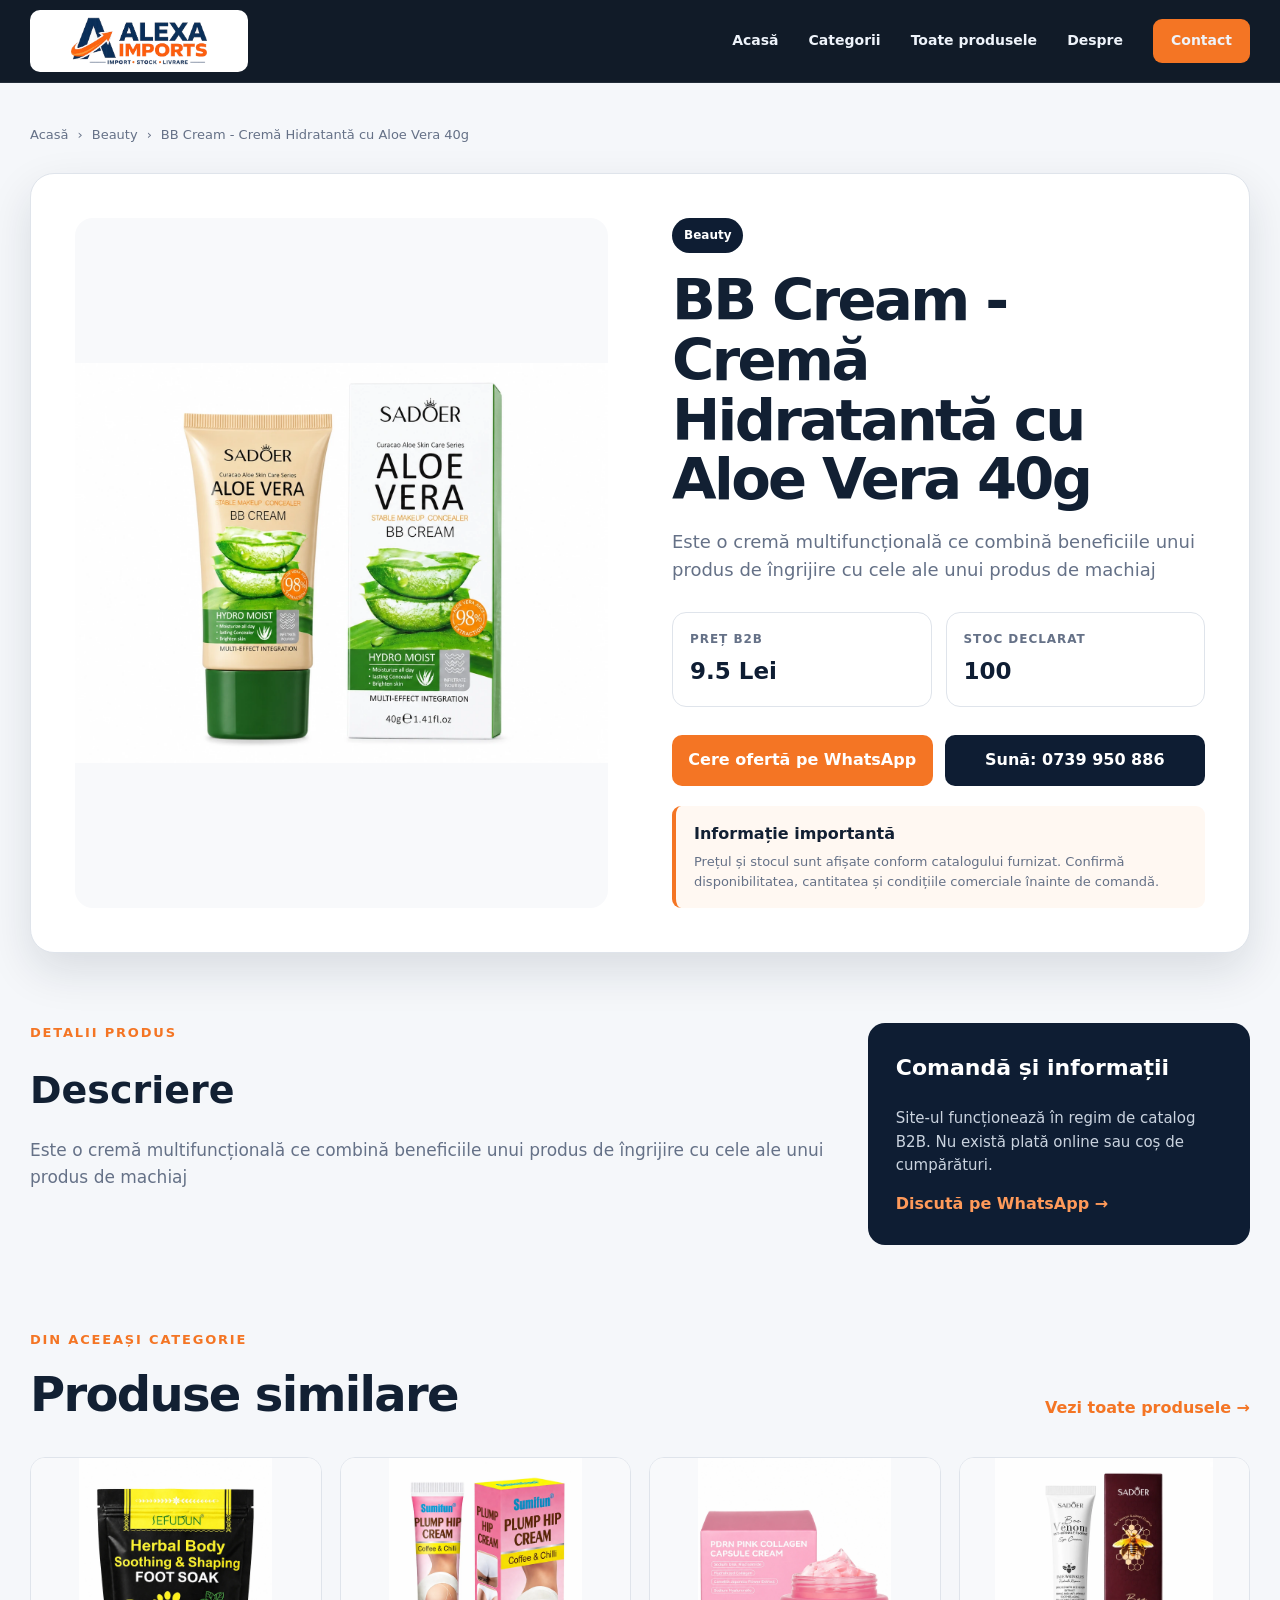
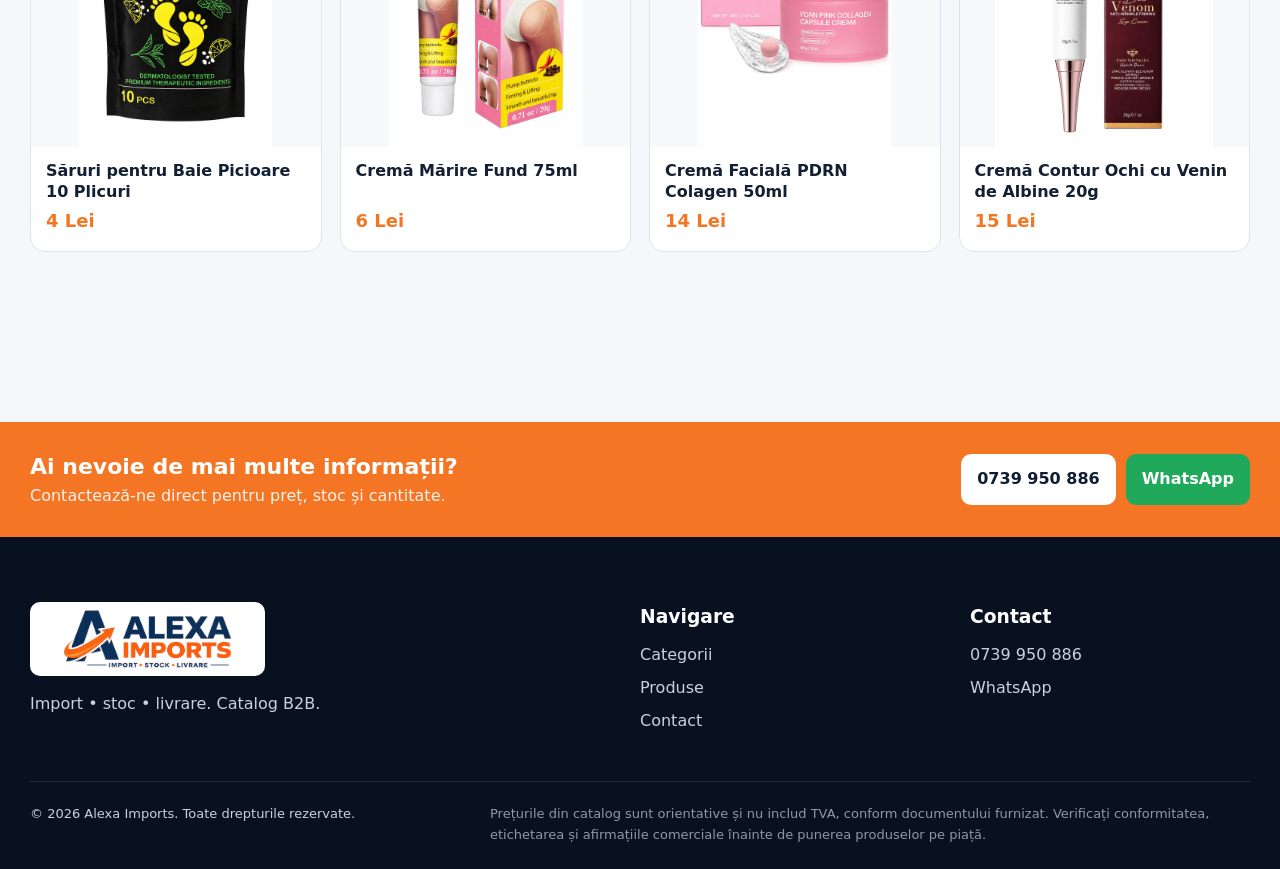
<file: products/bb-cream-crema-hidratanta-cu-aloe-vera-40g.html>
<!DOCTYPE html>

<html lang="ro">
<head>
<meta charset="utf-8"/>
<meta content="width=device-width, initial-scale=1" name="viewport"/>
<meta content="#0e1d33" name="theme-color"/>
<meta content="Este o cremă multifuncțională ce combină beneficiile unui produs de îngrijire cu cele ale unui produs de machiaj" name="description"/>
<title>BB Cream - Cremă Hidratantă cu Aloe Vera 40g | Alexa Imports</title>
<link href="../assets/images/favicon.png" rel="icon"/>
<link href="../assets/styles.css" rel="stylesheet"/>
</head>
<body>
<header class="site-header">
<div class="container nav-wrap">
<a aria-label="Alexa Imports - Acasă" class="brand" href="../index.html">
<img alt="Alexa Imports" src="../assets/images/logo.webp"/>
<span>Alexa Imports</span>
</a>
<button aria-controls="main-nav" aria-expanded="false" aria-label="Deschide meniul" class="menu-toggle"><span></span><span></span><span></span></button>
<nav aria-label="Navigație principală" class="main-nav" id="main-nav">
<a href="../index.html">Acasă</a><a href="../index.html#categorii">Categorii</a><a href="../index.html#produse">Toate produsele</a><a href="../index.html#despre">Despre</a><a class="nav-contact" href="../index.html#contact">Contact</a>
</nav>
</div>
</header>
<main class="product-page-main">
<div class="container">
<nav aria-label="Breadcrumb" class="breadcrumbs"><a href="../index.html">Acasă</a><span>›</span><a href="../index.html#produse">Beauty</a><span>›</span><span>BB Cream - Cremă Hidratantă cu Aloe Vera 40g</span></nav>
<section class="product-detail">
<div class="product-detail-image"><img alt="BB Cream - Cremă Hidratantă cu Aloe Vera 40g" src="../assets/images/bb-cream-crema-hidratanta-cu-aloe-vera-40g.webp"/></div>
<div class="product-detail-copy">
<span class="detail-category">Beauty</span>
<h1>BB Cream - Cremă Hidratantă cu Aloe Vera 40g</h1>
<p class="detail-description">Este o cremă multifuncțională ce combină beneficiile unui produs de îngrijire cu cele ale unui produs de machiaj</p>
<div class="detail-price-row">
<div><span class="detail-label">Preț B2B</span><strong class="detail-price">9.5 Lei</strong></div>
<div><span class="detail-label">Stoc declarat</span><strong class="detail-stock">100</strong></div>
</div>
<div class="detail-actions"><a class="btn btn-primary" href="https://wa.me/40739950886?text=Bun%C4%83%20ziua%2C%20doresc%20detalii%20%C8%99i%20ofert%C4%83%20pentru%20produsul%3A%20BB%20Cream%20-%20Crem%C4%83%20Hidratant%C4%83%20cu%20Aloe%20Vera%2040g." rel="noopener" target="_blank">Cere ofertă pe WhatsApp</a><a class="btn btn-secondary" href="tel:+40739950886">Sună: 0739 950 886</a></div>
<div class="detail-note"><strong>Informație importantă</strong><p>Prețul și stocul sunt afișate conform catalogului furnizat. Confirmă disponibilitatea, cantitatea și condițiile comerciale înainte de comandă.</p></div>
</div>
</section>
<section class="product-info-section"><div><p class="eyebrow dark">DETALII PRODUS</p><h2>Descriere</h2><p>Este o cremă multifuncțională ce combină beneficiile unui produs de îngrijire cu cele ale unui produs de machiaj</p></div><div class="info-card"><h3>Comandă și informații</h3><p>Site-ul funcționează în regim de catalog B2B. Nu există plată online sau coș de cumpărături.</p><a href="https://wa.me/40739950886?text=Bun%C4%83%20ziua%2C%20doresc%20detalii%20%C8%99i%20ofert%C4%83%20pentru%20produsul%3A%20BB%20Cream%20-%20Crem%C4%83%20Hidratant%C4%83%20cu%20Aloe%20Vera%2040g." rel="noopener" target="_blank">Discută pe WhatsApp →</a></div></section>
<section class="related-section"><div class="section-heading"><div><p class="eyebrow dark">DIN ACEEAȘI CATEGORIE</p><h2>Produse similare</h2></div><a class="text-link" href="../index.html#produse">Vezi toate produsele →</a></div><div class="related-grid"><a class="related-card" href="saruri-pentru-baie-picioare-10-plicuri.html"><img alt="Săruri pentru Baie Picioare 10 Plicuri" loading="lazy" src="../assets/images/saruri-pentru-baie-picioare-10-plicuri.webp"/><span>Săruri pentru Baie Picioare 10 Plicuri</span><strong>4 Lei</strong></a><a class="related-card" href="crema-marire-fund-75ml.html"><img alt="Cremă Mărire Fund 75ml" loading="lazy" src="../assets/images/crema-marire-fund-75ml.webp"/><span>Cremă Mărire Fund 75ml</span><strong>6 Lei</strong></a><a class="related-card" href="crema-faciala-pdrn-colagen-50ml.html"><img alt="Cremă Facială PDRN Colagen 50ml" loading="lazy" src="../assets/images/crema-faciala-pdrn-colagen-50ml.webp"/><span>Cremă Facială PDRN Colagen 50ml</span><strong>14 Lei</strong></a><a class="related-card" href="crema-contur-ochi-cu-venin-de-albine-20g.html"><img alt="Cremă Contur Ochi cu Venin de Albine 20g" loading="lazy" src="../assets/images/crema-contur-ochi-cu-venin-de-albine-20g.webp"/><span>Cremă Contur Ochi cu Venin de Albine 20g</span><strong>15 Lei</strong></a></div></section>
</div>
</main>
<section class="product-contact-strip"><div class="container"><div><strong>Ai nevoie de mai multe informații?</strong><span>Contactează-ne direct pentru preț, stoc și cantitate.</span></div><div class="product-contact-actions"><a class="btn btn-light" href="tel:+40739950886">0739 950 886</a><a class="btn btn-whatsapp" href="https://wa.me/40739950886?text=Bun%C4%83%20ziua%2C%20doresc%20detalii%20%C8%99i%20ofert%C4%83%20pentru%20produsul%3A%20BB%20Cream%20-%20Crem%C4%83%20Hidratant%C4%83%20cu%20Aloe%20Vera%2040g." rel="noopener" target="_blank">WhatsApp</a></div></div></section>
<footer class="site-footer"><div class="container footer-grid"><div><a class="brand footer-brand" href="../index.html"><img alt="" src="../assets/images/logo.webp"/><span>Alexa Imports</span></a><p>Import • stoc • livrare. Catalog B2B.</p></div><div><h3>Navigare</h3><a href="../index.html#categorii">Categorii</a><a href="../index.html#produse">Produse</a><a href="../index.html#contact">Contact</a></div><div><h3>Contact</h3><a href="tel:+40739950886">0739 950 886</a><a href="https://wa.me/40739950886?text=Bun%C4%83%20ziua%2C%20doresc%20detalii%20%C8%99i%20ofert%C4%83%20pentru%20produsul%3A%20BB%20Cream%20-%20Crem%C4%83%20Hidratant%C4%83%20cu%20Aloe%20Vera%2040g." rel="noopener" target="_blank">WhatsApp</a></div></div><div class="container footer-bottom"><p>© 2026 Alexa Imports. Toate drepturile rezervate.</p><p class="disclaimer">Prețurile din catalog sunt orientative și nu includ TVA, conform documentului furnizat. Verificați conformitatea, etichetarea și afirmațiile comerciale înainte de punerea produselor pe piață.</p></div></footer>
<script src="../assets/app.js"></script>
</body>
</html>
</file>
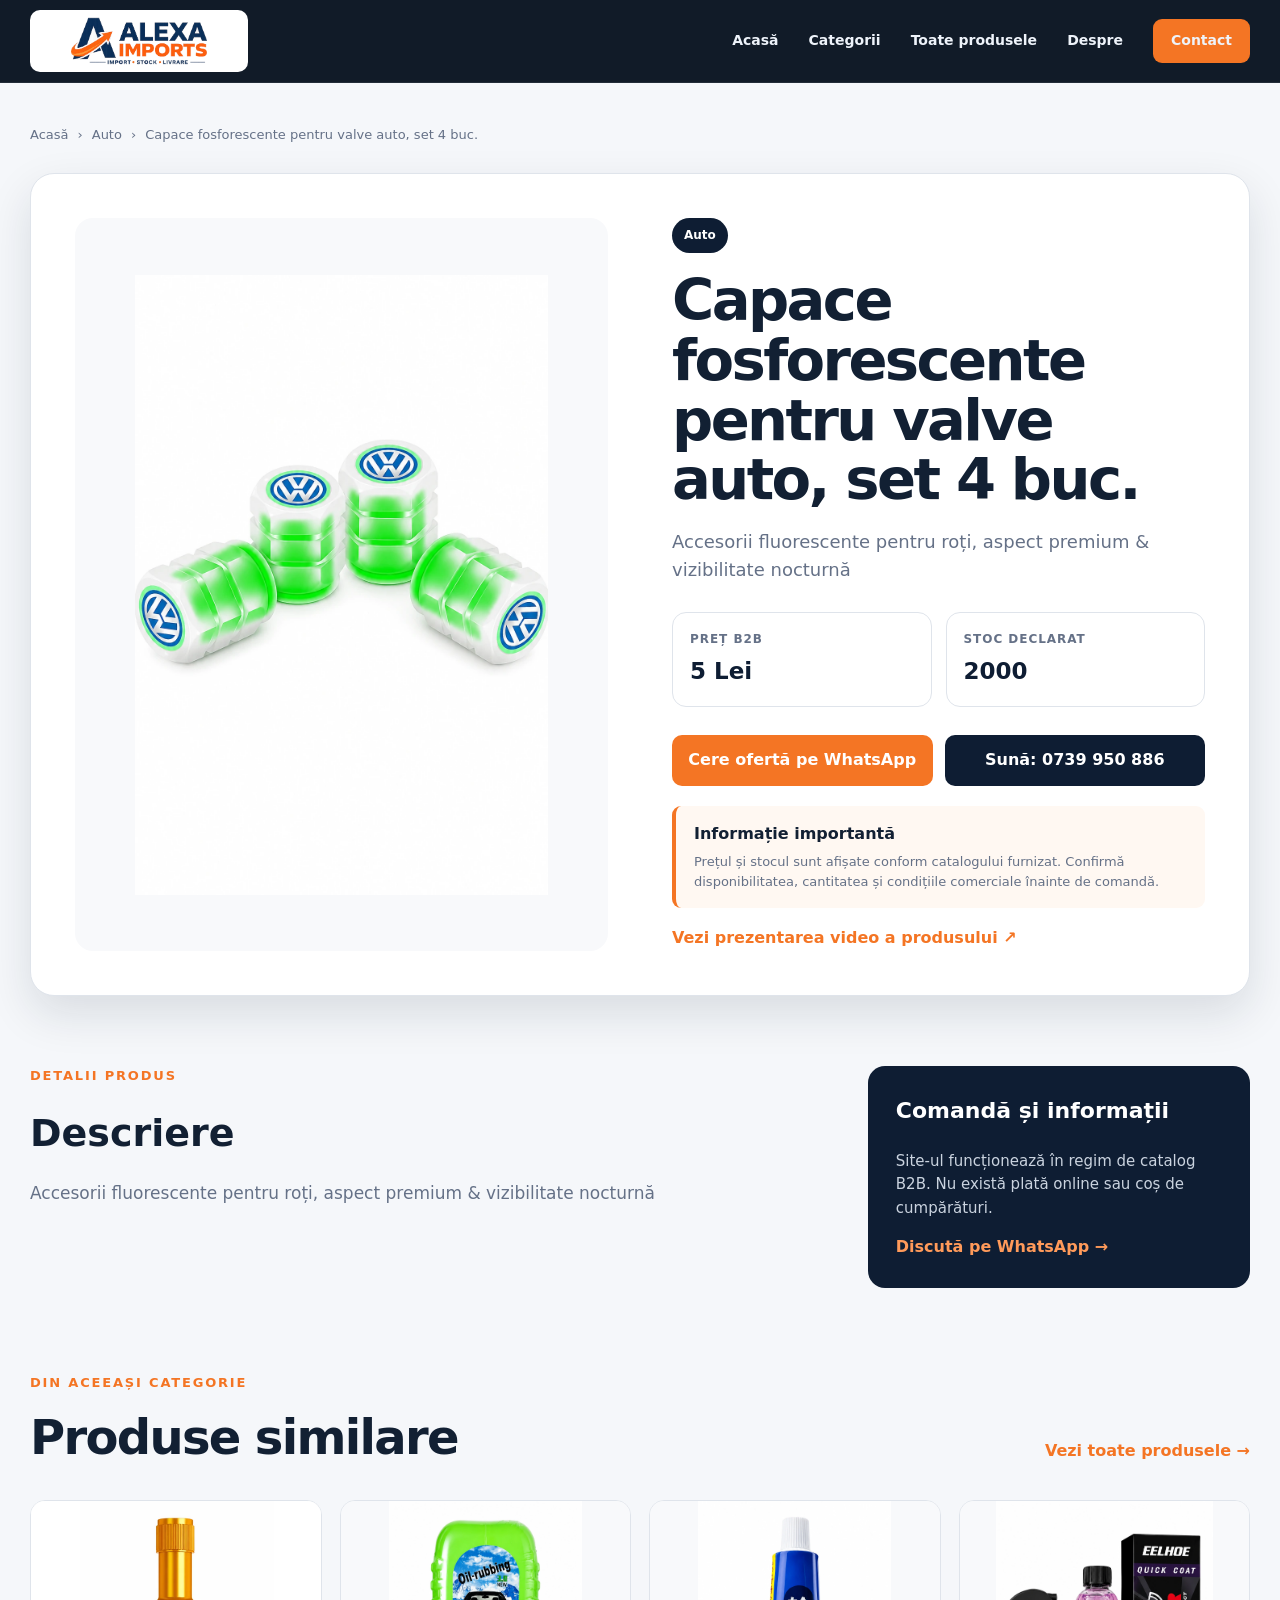
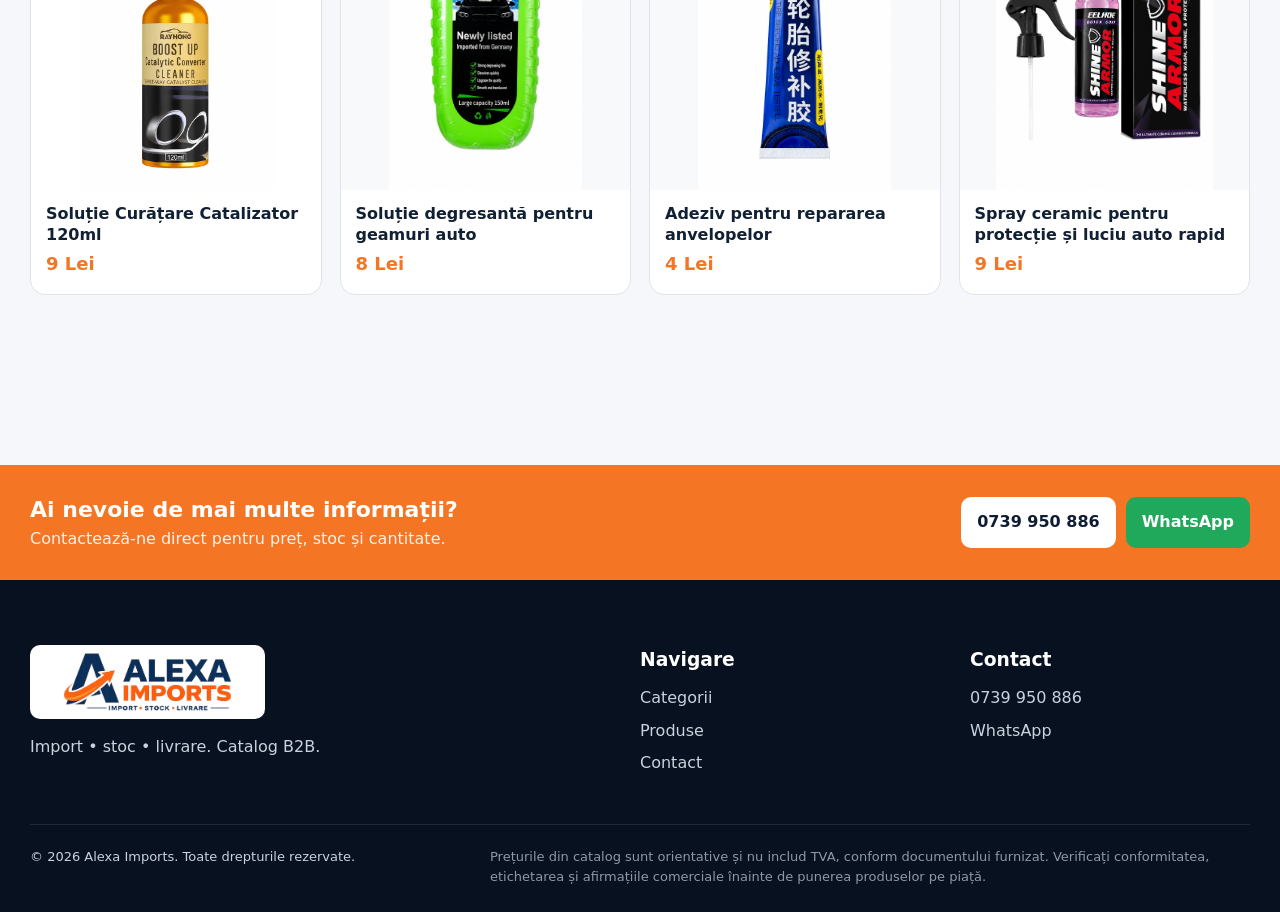
<file: products/capace-fosforescente-pentru-valve-auto-set-4-buc.html>
<!DOCTYPE html>

<html lang="ro">
<head>
<meta charset="utf-8"/>
<meta content="width=device-width, initial-scale=1" name="viewport"/>
<meta content="#0e1d33" name="theme-color"/>
<meta content="Accesorii fluorescente pentru roți, aspect premium &amp; vizibilitate nocturnă" name="description"/>
<title>Capace fosforescente pentru valve auto, set 4 buc. | Alexa Imports</title>
<link href="../assets/images/favicon.png" rel="icon"/>
<link href="../assets/styles.css" rel="stylesheet"/>
</head>
<body>
<header class="site-header">
<div class="container nav-wrap">
<a aria-label="Alexa Imports - Acasă" class="brand" href="../index.html">
<img alt="Alexa Imports" src="../assets/images/logo.webp"/>
<span>Alexa Imports</span>
</a>
<button aria-controls="main-nav" aria-expanded="false" aria-label="Deschide meniul" class="menu-toggle"><span></span><span></span><span></span></button>
<nav aria-label="Navigație principală" class="main-nav" id="main-nav">
<a href="../index.html">Acasă</a><a href="../index.html#categorii">Categorii</a><a href="../index.html#produse">Toate produsele</a><a href="../index.html#despre">Despre</a><a class="nav-contact" href="../index.html#contact">Contact</a>
</nav>
</div>
</header>
<main class="product-page-main">
<div class="container">
<nav aria-label="Breadcrumb" class="breadcrumbs"><a href="../index.html">Acasă</a><span>›</span><a href="../index.html#produse">Auto</a><span>›</span><span>Capace fosforescente pentru valve auto, set 4 buc.</span></nav>
<section class="product-detail">
<div class="product-detail-image"><img alt="Capace fosforescente pentru valve auto, set 4 buc." src="../assets/images/capace-fosforescente-pentru-valve-auto-set-4-buc.webp"/></div>
<div class="product-detail-copy">
<span class="detail-category">Auto</span>
<h1>Capace fosforescente pentru valve auto, set 4 buc.</h1>
<p class="detail-description">Accesorii fluorescente pentru roți, aspect premium &amp; vizibilitate nocturnă</p>
<div class="detail-price-row">
<div><span class="detail-label">Preț B2B</span><strong class="detail-price">5 Lei</strong></div>
<div><span class="detail-label">Stoc declarat</span><strong class="detail-stock">2000</strong></div>
</div>
<div class="detail-actions"><a class="btn btn-primary" href="https://wa.me/40739950886?text=Bun%C4%83%20ziua%2C%20doresc%20detalii%20%C8%99i%20ofert%C4%83%20pentru%20produsul%3A%20Capace%20fosforescente%20pentru%20valve%20auto%2C%20set%204%20buc.." rel="noopener" target="_blank">Cere ofertă pe WhatsApp</a><a class="btn btn-secondary" href="tel:+40739950886">Sună: 0739 950 886</a></div>
<div class="detail-note"><strong>Informație importantă</strong><p>Prețul și stocul sunt afișate conform catalogului furnizat. Confirmă disponibilitatea, cantitatea și condițiile comerciale înainte de comandă.</p></div>
<a class="video-link" href="https://i.imgur.com/Idd8JJE" rel="noopener" target="_blank">Vezi prezentarea video a produsului ↗</a>
</div>
</section>
<section class="product-info-section"><div><p class="eyebrow dark">DETALII PRODUS</p><h2>Descriere</h2><p>Accesorii fluorescente pentru roți, aspect premium &amp; vizibilitate nocturnă</p></div><div class="info-card"><h3>Comandă și informații</h3><p>Site-ul funcționează în regim de catalog B2B. Nu există plată online sau coș de cumpărături.</p><a href="https://wa.me/40739950886?text=Bun%C4%83%20ziua%2C%20doresc%20detalii%20%C8%99i%20ofert%C4%83%20pentru%20produsul%3A%20Capace%20fosforescente%20pentru%20valve%20auto%2C%20set%204%20buc.." rel="noopener" target="_blank">Discută pe WhatsApp →</a></div></section>
<section class="related-section"><div class="section-heading"><div><p class="eyebrow dark">DIN ACEEAȘI CATEGORIE</p><h2>Produse similare</h2></div><a class="text-link" href="../index.html#produse">Vezi toate produsele →</a></div><div class="related-grid"><a class="related-card" href="solutie-curatare-catalizator-120ml.html"><img alt="Soluție Curățare Catalizator 120ml" loading="lazy" src="../assets/images/catalyst-cleaner.webp"/><span>Soluție Curățare Catalizator 120ml</span><strong>9 Lei</strong></a><a class="related-card" href="solutie-degresanta-pentru-geamuri-auto.html"><img alt="Soluție degresantă pentru geamuri auto" loading="lazy" src="../assets/images/solutie-degresanta-pentru-geamuri-auto.webp"/><span>Soluție degresantă pentru geamuri auto</span><strong>8 Lei</strong></a><a class="related-card" href="adeziv-pentru-repararea-anvelopelor.html"><img alt="Adeziv pentru repararea anvelopelor" loading="lazy" src="../assets/images/adeziv-pentru-repararea-anvelopelor.webp"/><span>Adeziv pentru repararea anvelopelor</span><strong>4 Lei</strong></a><a class="related-card" href="spray-ceramic-pentru-protectie-si-luciu-auto-rapid.html"><img alt="Spray ceramic pentru
protecție și luciu auto rapid" loading="lazy" src="../assets/images/spray-ceramic-pentru-protectie-si-luciu-auto-rapid.webp"/><span>Spray ceramic pentru
protecție și luciu auto rapid</span><strong>9 Lei</strong></a></div></section>
</div>
</main>
<section class="product-contact-strip"><div class="container"><div><strong>Ai nevoie de mai multe informații?</strong><span>Contactează-ne direct pentru preț, stoc și cantitate.</span></div><div class="product-contact-actions"><a class="btn btn-light" href="tel:+40739950886">0739 950 886</a><a class="btn btn-whatsapp" href="https://wa.me/40739950886?text=Bun%C4%83%20ziua%2C%20doresc%20detalii%20%C8%99i%20ofert%C4%83%20pentru%20produsul%3A%20Capace%20fosforescente%20pentru%20valve%20auto%2C%20set%204%20buc.." rel="noopener" target="_blank">WhatsApp</a></div></div></section>
<footer class="site-footer"><div class="container footer-grid"><div><a class="brand footer-brand" href="../index.html"><img alt="" src="../assets/images/logo.webp"/><span>Alexa Imports</span></a><p>Import • stoc • livrare. Catalog B2B.</p></div><div><h3>Navigare</h3><a href="../index.html#categorii">Categorii</a><a href="../index.html#produse">Produse</a><a href="../index.html#contact">Contact</a></div><div><h3>Contact</h3><a href="tel:+40739950886">0739 950 886</a><a href="https://wa.me/40739950886?text=Bun%C4%83%20ziua%2C%20doresc%20detalii%20%C8%99i%20ofert%C4%83%20pentru%20produsul%3A%20Capace%20fosforescente%20pentru%20valve%20auto%2C%20set%204%20buc.." rel="noopener" target="_blank">WhatsApp</a></div></div><div class="container footer-bottom"><p>© 2026 Alexa Imports. Toate drepturile rezervate.</p><p class="disclaimer">Prețurile din catalog sunt orientative și nu includ TVA, conform documentului furnizat. Verificați conformitatea, etichetarea și afirmațiile comerciale înainte de punerea produselor pe piață.</p></div></footer>
<script src="../assets/app.js"></script>
</body>
</html>
</file>
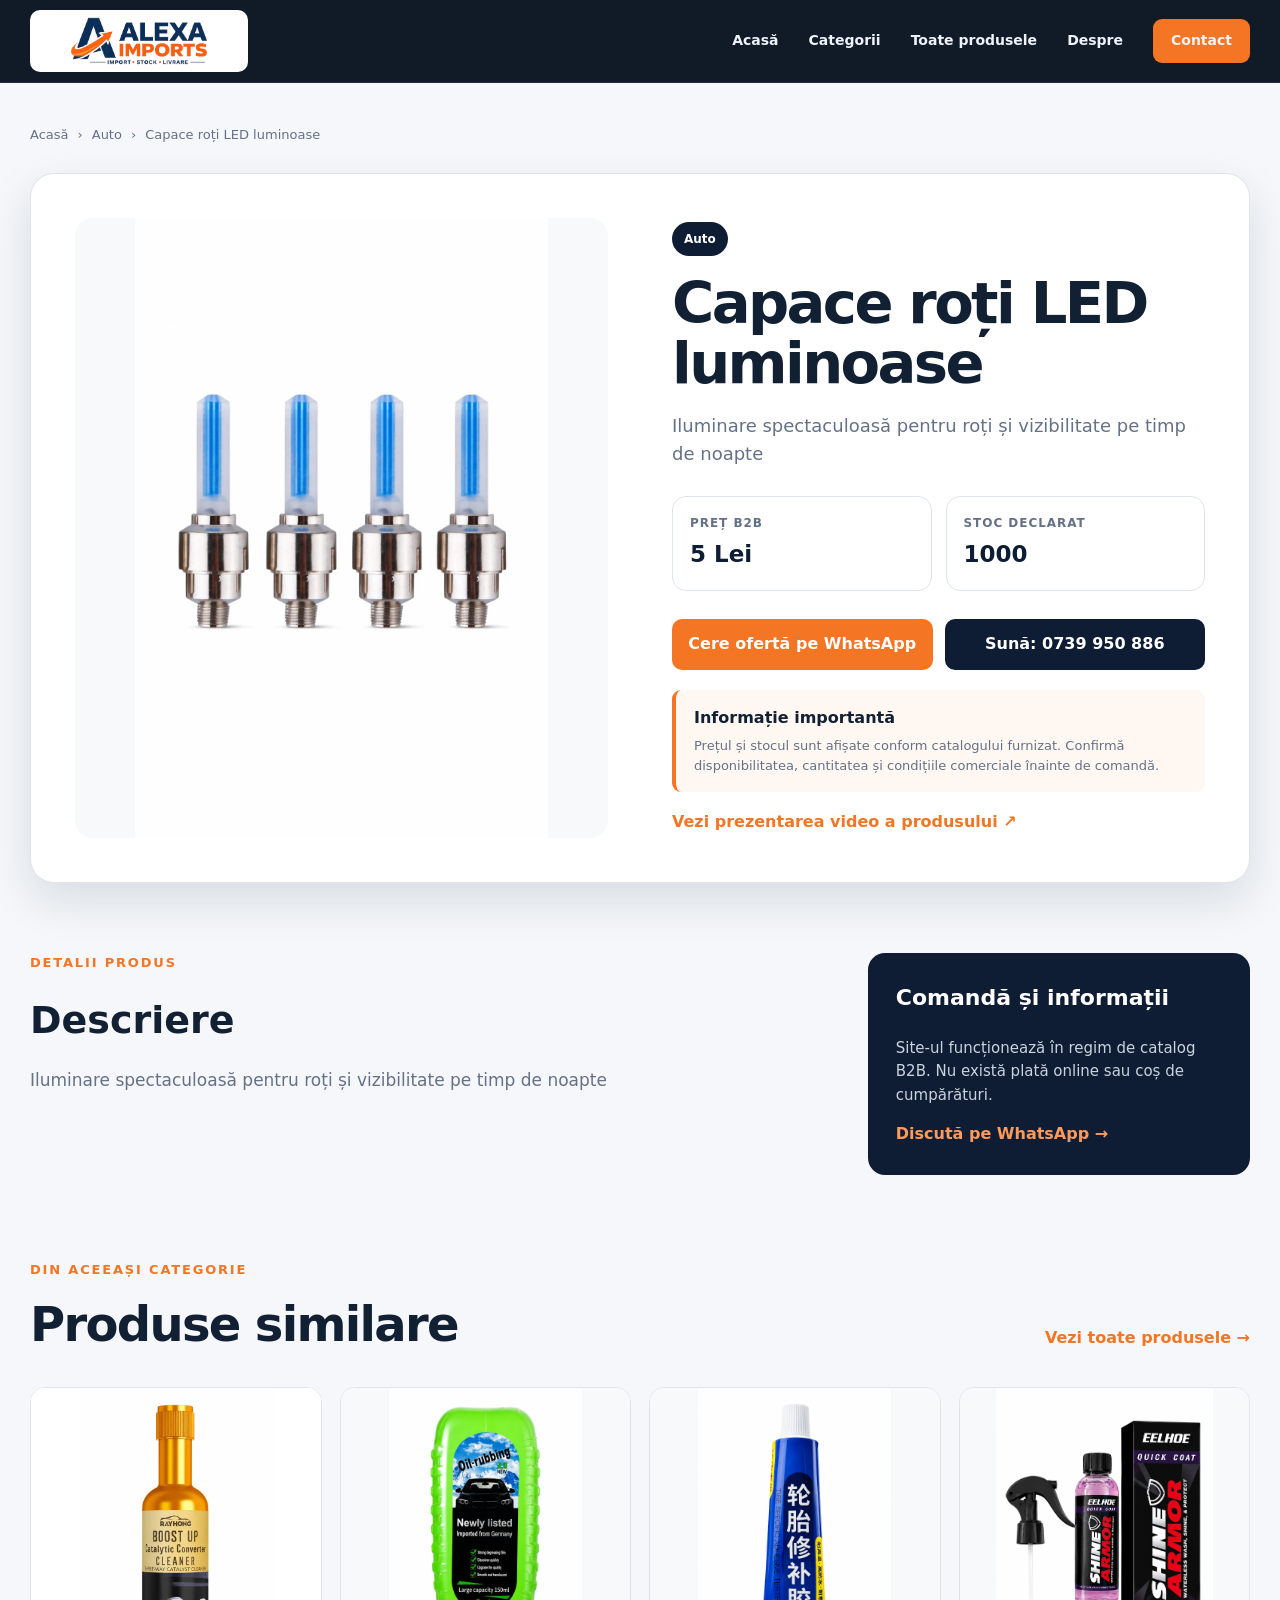
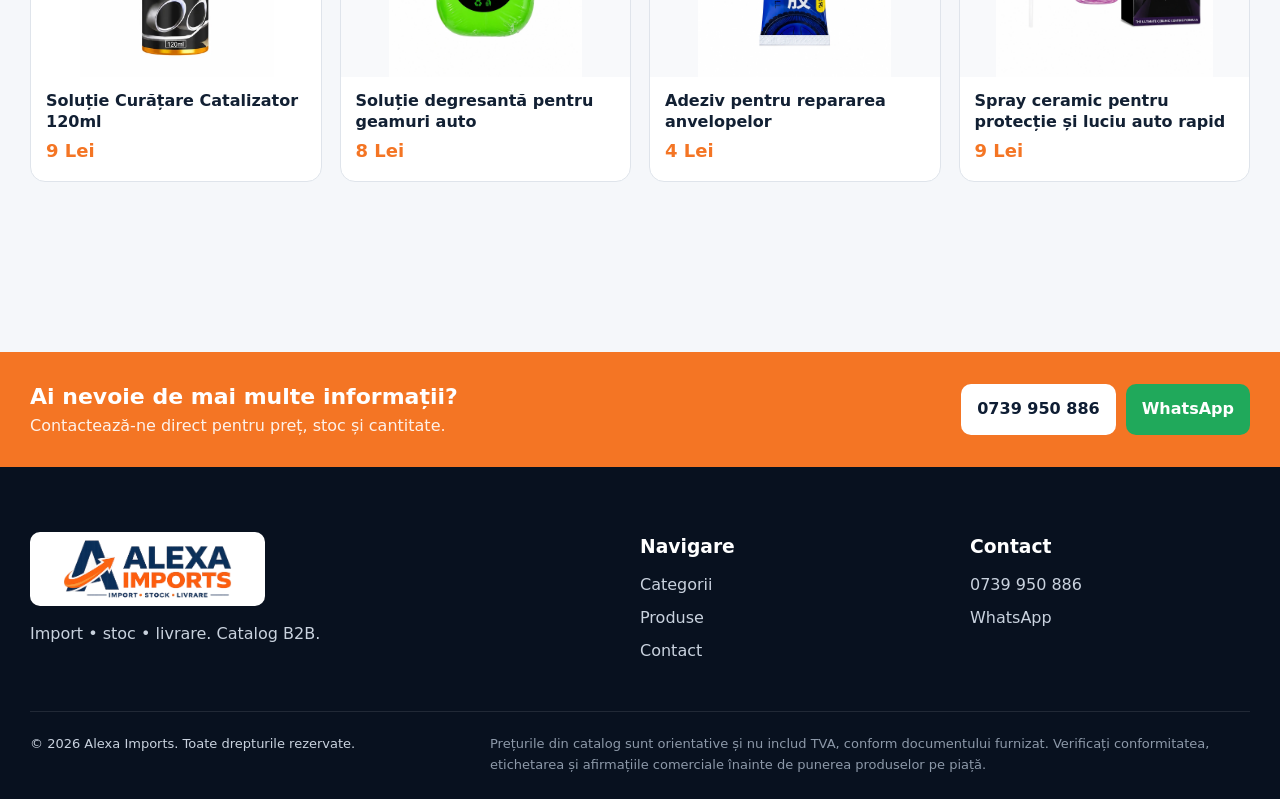
<file: products/capace-roti-led-luminoase.html>
<!DOCTYPE html>

<html lang="ro">
<head>
<meta charset="utf-8"/>
<meta content="width=device-width, initial-scale=1" name="viewport"/>
<meta content="#0e1d33" name="theme-color"/>
<meta content="Iluminare spectaculoasă pentru roți și vizibilitate pe timp de noapte" name="description"/>
<title>Capace roți LED luminoase | Alexa Imports</title>
<link href="../assets/images/favicon.png" rel="icon"/>
<link href="../assets/styles.css" rel="stylesheet"/>
</head>
<body>
<header class="site-header">
<div class="container nav-wrap">
<a aria-label="Alexa Imports - Acasă" class="brand" href="../index.html">
<img alt="Alexa Imports" src="../assets/images/logo.webp"/>
<span>Alexa Imports</span>
</a>
<button aria-controls="main-nav" aria-expanded="false" aria-label="Deschide meniul" class="menu-toggle"><span></span><span></span><span></span></button>
<nav aria-label="Navigație principală" class="main-nav" id="main-nav">
<a href="../index.html">Acasă</a><a href="../index.html#categorii">Categorii</a><a href="../index.html#produse">Toate produsele</a><a href="../index.html#despre">Despre</a><a class="nav-contact" href="../index.html#contact">Contact</a>
</nav>
</div>
</header>
<main class="product-page-main">
<div class="container">
<nav aria-label="Breadcrumb" class="breadcrumbs"><a href="../index.html">Acasă</a><span>›</span><a href="../index.html#produse">Auto</a><span>›</span><span>Capace roți LED luminoase</span></nav>
<section class="product-detail">
<div class="product-detail-image"><img alt="Capace roți LED luminoase" src="../assets/images/capace-roti-led-luminoase.webp"/></div>
<div class="product-detail-copy">
<span class="detail-category">Auto</span>
<h1>Capace roți LED luminoase</h1>
<p class="detail-description">Iluminare spectaculoasă pentru roți și vizibilitate pe timp de noapte</p>
<div class="detail-price-row">
<div><span class="detail-label">Preț B2B</span><strong class="detail-price">5 Lei</strong></div>
<div><span class="detail-label">Stoc declarat</span><strong class="detail-stock">1000</strong></div>
</div>
<div class="detail-actions"><a class="btn btn-primary" href="https://wa.me/40739950886?text=Bun%C4%83%20ziua%2C%20doresc%20detalii%20%C8%99i%20ofert%C4%83%20pentru%20produsul%3A%20Capace%20ro%C8%9Bi%20LED%20luminoase." rel="noopener" target="_blank">Cere ofertă pe WhatsApp</a><a class="btn btn-secondary" href="tel:+40739950886">Sună: 0739 950 886</a></div>
<div class="detail-note"><strong>Informație importantă</strong><p>Prețul și stocul sunt afișate conform catalogului furnizat. Confirmă disponibilitatea, cantitatea și condițiile comerciale înainte de comandă.</p></div>
<a class="video-link" href="https://i.imgur.com/UHa1b0W" rel="noopener" target="_blank">Vezi prezentarea video a produsului ↗</a>
</div>
</section>
<section class="product-info-section"><div><p class="eyebrow dark">DETALII PRODUS</p><h2>Descriere</h2><p>Iluminare spectaculoasă pentru roți și vizibilitate pe timp de noapte</p></div><div class="info-card"><h3>Comandă și informații</h3><p>Site-ul funcționează în regim de catalog B2B. Nu există plată online sau coș de cumpărături.</p><a href="https://wa.me/40739950886?text=Bun%C4%83%20ziua%2C%20doresc%20detalii%20%C8%99i%20ofert%C4%83%20pentru%20produsul%3A%20Capace%20ro%C8%9Bi%20LED%20luminoase." rel="noopener" target="_blank">Discută pe WhatsApp →</a></div></section>
<section class="related-section"><div class="section-heading"><div><p class="eyebrow dark">DIN ACEEAȘI CATEGORIE</p><h2>Produse similare</h2></div><a class="text-link" href="../index.html#produse">Vezi toate produsele →</a></div><div class="related-grid"><a class="related-card" href="solutie-curatare-catalizator-120ml.html"><img alt="Soluție Curățare Catalizator 120ml" loading="lazy" src="../assets/images/catalyst-cleaner.webp"/><span>Soluție Curățare Catalizator 120ml</span><strong>9 Lei</strong></a><a class="related-card" href="solutie-degresanta-pentru-geamuri-auto.html"><img alt="Soluție degresantă pentru geamuri auto" loading="lazy" src="../assets/images/solutie-degresanta-pentru-geamuri-auto.webp"/><span>Soluție degresantă pentru geamuri auto</span><strong>8 Lei</strong></a><a class="related-card" href="adeziv-pentru-repararea-anvelopelor.html"><img alt="Adeziv pentru repararea anvelopelor" loading="lazy" src="../assets/images/adeziv-pentru-repararea-anvelopelor.webp"/><span>Adeziv pentru repararea anvelopelor</span><strong>4 Lei</strong></a><a class="related-card" href="spray-ceramic-pentru-protectie-si-luciu-auto-rapid.html"><img alt="Spray ceramic pentru
protecție și luciu auto rapid" loading="lazy" src="../assets/images/spray-ceramic-pentru-protectie-si-luciu-auto-rapid.webp"/><span>Spray ceramic pentru
protecție și luciu auto rapid</span><strong>9 Lei</strong></a></div></section>
</div>
</main>
<section class="product-contact-strip"><div class="container"><div><strong>Ai nevoie de mai multe informații?</strong><span>Contactează-ne direct pentru preț, stoc și cantitate.</span></div><div class="product-contact-actions"><a class="btn btn-light" href="tel:+40739950886">0739 950 886</a><a class="btn btn-whatsapp" href="https://wa.me/40739950886?text=Bun%C4%83%20ziua%2C%20doresc%20detalii%20%C8%99i%20ofert%C4%83%20pentru%20produsul%3A%20Capace%20ro%C8%9Bi%20LED%20luminoase." rel="noopener" target="_blank">WhatsApp</a></div></div></section>
<footer class="site-footer"><div class="container footer-grid"><div><a class="brand footer-brand" href="../index.html"><img alt="" src="../assets/images/logo.webp"/><span>Alexa Imports</span></a><p>Import • stoc • livrare. Catalog B2B.</p></div><div><h3>Navigare</h3><a href="../index.html#categorii">Categorii</a><a href="../index.html#produse">Produse</a><a href="../index.html#contact">Contact</a></div><div><h3>Contact</h3><a href="tel:+40739950886">0739 950 886</a><a href="https://wa.me/40739950886?text=Bun%C4%83%20ziua%2C%20doresc%20detalii%20%C8%99i%20ofert%C4%83%20pentru%20produsul%3A%20Capace%20ro%C8%9Bi%20LED%20luminoase." rel="noopener" target="_blank">WhatsApp</a></div></div><div class="container footer-bottom"><p>© 2026 Alexa Imports. Toate drepturile rezervate.</p><p class="disclaimer">Prețurile din catalog sunt orientative și nu includ TVA, conform documentului furnizat. Verificați conformitatea, etichetarea și afirmațiile comerciale înainte de punerea produselor pe piață.</p></div></footer>
<script src="../assets/app.js"></script>
</body>
</html>
</file>
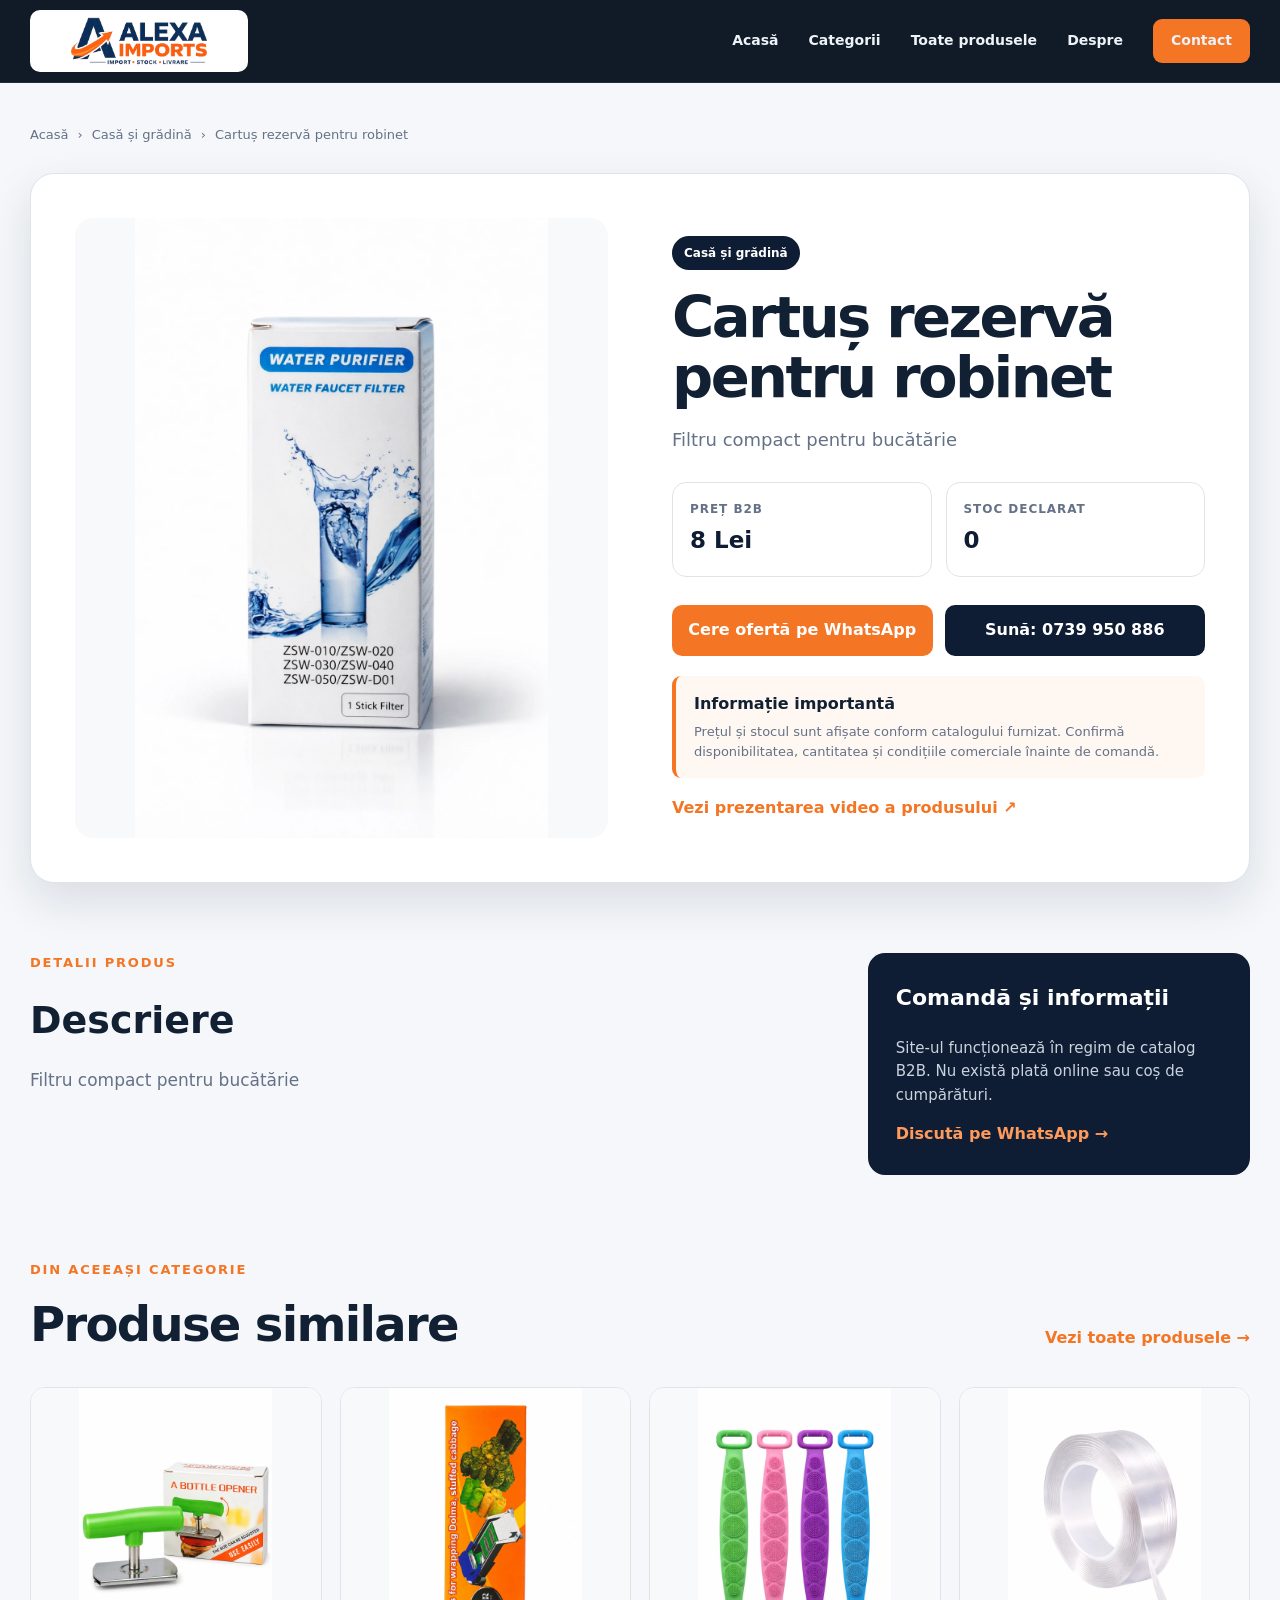
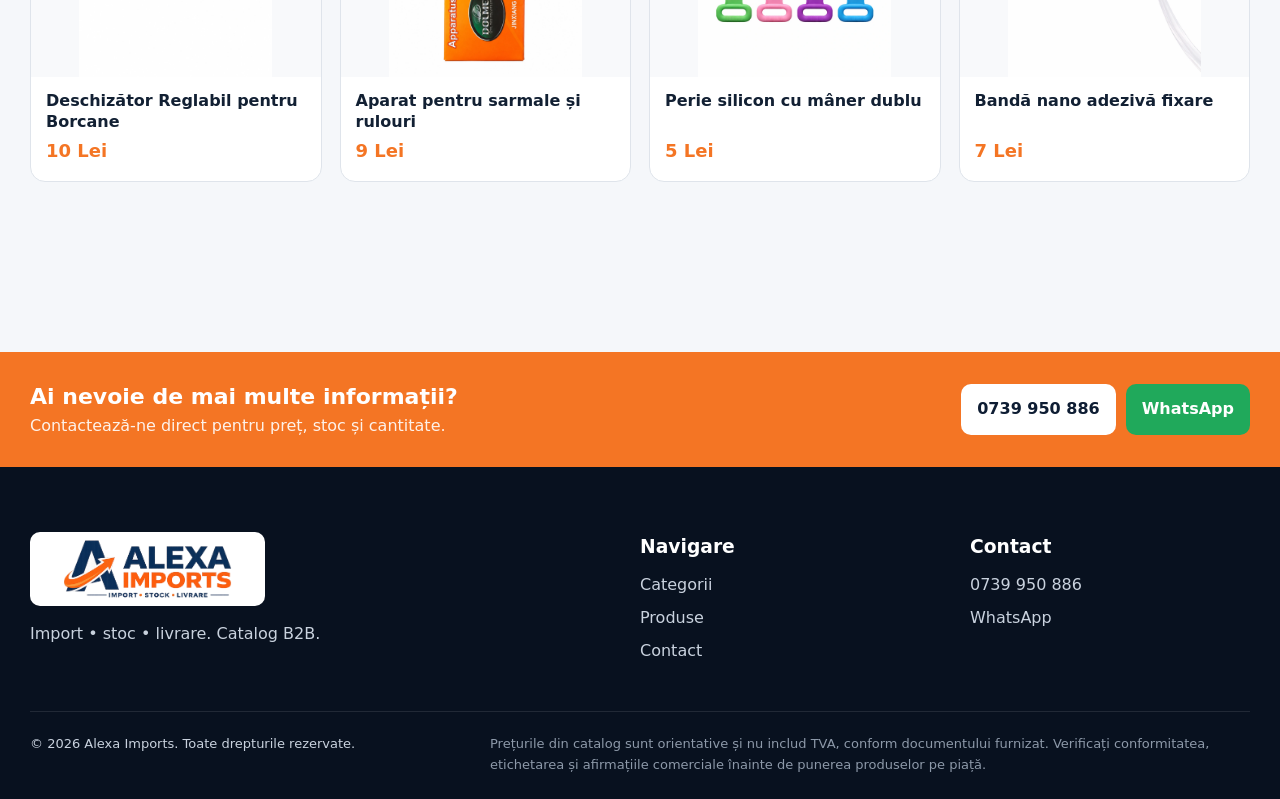
<file: products/cartus-rezerva-pentru-robinet.html>
<!DOCTYPE html>

<html lang="ro">
<head>
<meta charset="utf-8"/>
<meta content="width=device-width, initial-scale=1" name="viewport"/>
<meta content="#0e1d33" name="theme-color"/>
<meta content="Filtru compact pentru bucătărie" name="description"/>
<title>Cartuș rezervă pentru robinet | Alexa Imports</title>
<link href="../assets/images/favicon.png" rel="icon"/>
<link href="../assets/styles.css" rel="stylesheet"/>
</head>
<body>
<header class="site-header">
<div class="container nav-wrap">
<a aria-label="Alexa Imports - Acasă" class="brand" href="../index.html">
<img alt="Alexa Imports" src="../assets/images/logo.webp"/>
<span>Alexa Imports</span>
</a>
<button aria-controls="main-nav" aria-expanded="false" aria-label="Deschide meniul" class="menu-toggle"><span></span><span></span><span></span></button>
<nav aria-label="Navigație principală" class="main-nav" id="main-nav">
<a href="../index.html">Acasă</a><a href="../index.html#categorii">Categorii</a><a href="../index.html#produse">Toate produsele</a><a href="../index.html#despre">Despre</a><a class="nav-contact" href="../index.html#contact">Contact</a>
</nav>
</div>
</header>
<main class="product-page-main">
<div class="container">
<nav aria-label="Breadcrumb" class="breadcrumbs"><a href="../index.html">Acasă</a><span>›</span><a href="../index.html#produse">Casă și grădină</a><span>›</span><span>Cartuș rezervă pentru robinet</span></nav>
<section class="product-detail">
<div class="product-detail-image"><img alt="Cartuș rezervă pentru robinet" src="../assets/images/cartus-rezerva-pentru-robinet.webp"/></div>
<div class="product-detail-copy">
<span class="detail-category">Casă și grădină</span>
<h1>Cartuș rezervă pentru robinet</h1>
<p class="detail-description">Filtru compact pentru bucătărie</p>
<div class="detail-price-row">
<div><span class="detail-label">Preț B2B</span><strong class="detail-price">8 Lei</strong></div>
<div><span class="detail-label">Stoc declarat</span><strong class="detail-stock">0</strong></div>
</div>
<div class="detail-actions"><a class="btn btn-primary" href="https://wa.me/40739950886?text=Bun%C4%83%20ziua%2C%20doresc%20detalii%20%C8%99i%20ofert%C4%83%20pentru%20produsul%3A%20Cartu%C8%99%20rezerv%C4%83%20pentru%20robinet." rel="noopener" target="_blank">Cere ofertă pe WhatsApp</a><a class="btn btn-secondary" href="tel:+40739950886">Sună: 0739 950 886</a></div>
<div class="detail-note"><strong>Informație importantă</strong><p>Prețul și stocul sunt afișate conform catalogului furnizat. Confirmă disponibilitatea, cantitatea și condițiile comerciale înainte de comandă.</p></div>
<a class="video-link" href="https://i.imgur.com/JAuOr7i" rel="noopener" target="_blank">Vezi prezentarea video a produsului ↗</a>
</div>
</section>
<section class="product-info-section"><div><p class="eyebrow dark">DETALII PRODUS</p><h2>Descriere</h2><p>Filtru compact pentru bucătărie</p></div><div class="info-card"><h3>Comandă și informații</h3><p>Site-ul funcționează în regim de catalog B2B. Nu există plată online sau coș de cumpărături.</p><a href="https://wa.me/40739950886?text=Bun%C4%83%20ziua%2C%20doresc%20detalii%20%C8%99i%20ofert%C4%83%20pentru%20produsul%3A%20Cartu%C8%99%20rezerv%C4%83%20pentru%20robinet." rel="noopener" target="_blank">Discută pe WhatsApp →</a></div></section>
<section class="related-section"><div class="section-heading"><div><p class="eyebrow dark">DIN ACEEAȘI CATEGORIE</p><h2>Produse similare</h2></div><a class="text-link" href="../index.html#produse">Vezi toate produsele →</a></div><div class="related-grid"><a class="related-card" href="deschizator-reglabil-pentru-borcane.html"><img alt="Deschizător Reglabil pentru Borcane" loading="lazy" src="../assets/images/deschizator-reglabil-pentru-borcane.webp"/><span>Deschizător Reglabil pentru Borcane</span><strong>10 Lei</strong></a><a class="related-card" href="aparat-pentru-sarmale-si-rulouri.html"><img alt="Aparat pentru sarmale și rulouri" loading="lazy" src="../assets/images/aparat-pentru-sarmale-si-rulouri.webp"/><span>Aparat pentru sarmale și rulouri</span><strong>9 Lei</strong></a><a class="related-card" href="perie-silicon-cu-maner-dublu.html"><img alt="Perie silicon cu mâner dublu" loading="lazy" src="../assets/images/perie-silicon-cu-maner-dublu.webp"/><span>Perie silicon cu mâner dublu</span><strong>5 Lei</strong></a><a class="related-card" href="banda-nano-adeziva-fixare.html"><img alt="Bandă nano adezivă fixare" loading="lazy" src="../assets/images/banda-nano-adeziva-fixare.webp"/><span>Bandă nano adezivă fixare</span><strong>7 Lei</strong></a></div></section>
</div>
</main>
<section class="product-contact-strip"><div class="container"><div><strong>Ai nevoie de mai multe informații?</strong><span>Contactează-ne direct pentru preț, stoc și cantitate.</span></div><div class="product-contact-actions"><a class="btn btn-light" href="tel:+40739950886">0739 950 886</a><a class="btn btn-whatsapp" href="https://wa.me/40739950886?text=Bun%C4%83%20ziua%2C%20doresc%20detalii%20%C8%99i%20ofert%C4%83%20pentru%20produsul%3A%20Cartu%C8%99%20rezerv%C4%83%20pentru%20robinet." rel="noopener" target="_blank">WhatsApp</a></div></div></section>
<footer class="site-footer"><div class="container footer-grid"><div><a class="brand footer-brand" href="../index.html"><img alt="" src="../assets/images/logo.webp"/><span>Alexa Imports</span></a><p>Import • stoc • livrare. Catalog B2B.</p></div><div><h3>Navigare</h3><a href="../index.html#categorii">Categorii</a><a href="../index.html#produse">Produse</a><a href="../index.html#contact">Contact</a></div><div><h3>Contact</h3><a href="tel:+40739950886">0739 950 886</a><a href="https://wa.me/40739950886?text=Bun%C4%83%20ziua%2C%20doresc%20detalii%20%C8%99i%20ofert%C4%83%20pentru%20produsul%3A%20Cartu%C8%99%20rezerv%C4%83%20pentru%20robinet." rel="noopener" target="_blank">WhatsApp</a></div></div><div class="container footer-bottom"><p>© 2026 Alexa Imports. Toate drepturile rezervate.</p><p class="disclaimer">Prețurile din catalog sunt orientative și nu includ TVA, conform documentului furnizat. Verificați conformitatea, etichetarea și afirmațiile comerciale înainte de punerea produselor pe piață.</p></div></footer>
<script src="../assets/app.js"></script>
</body>
</html>
</file>
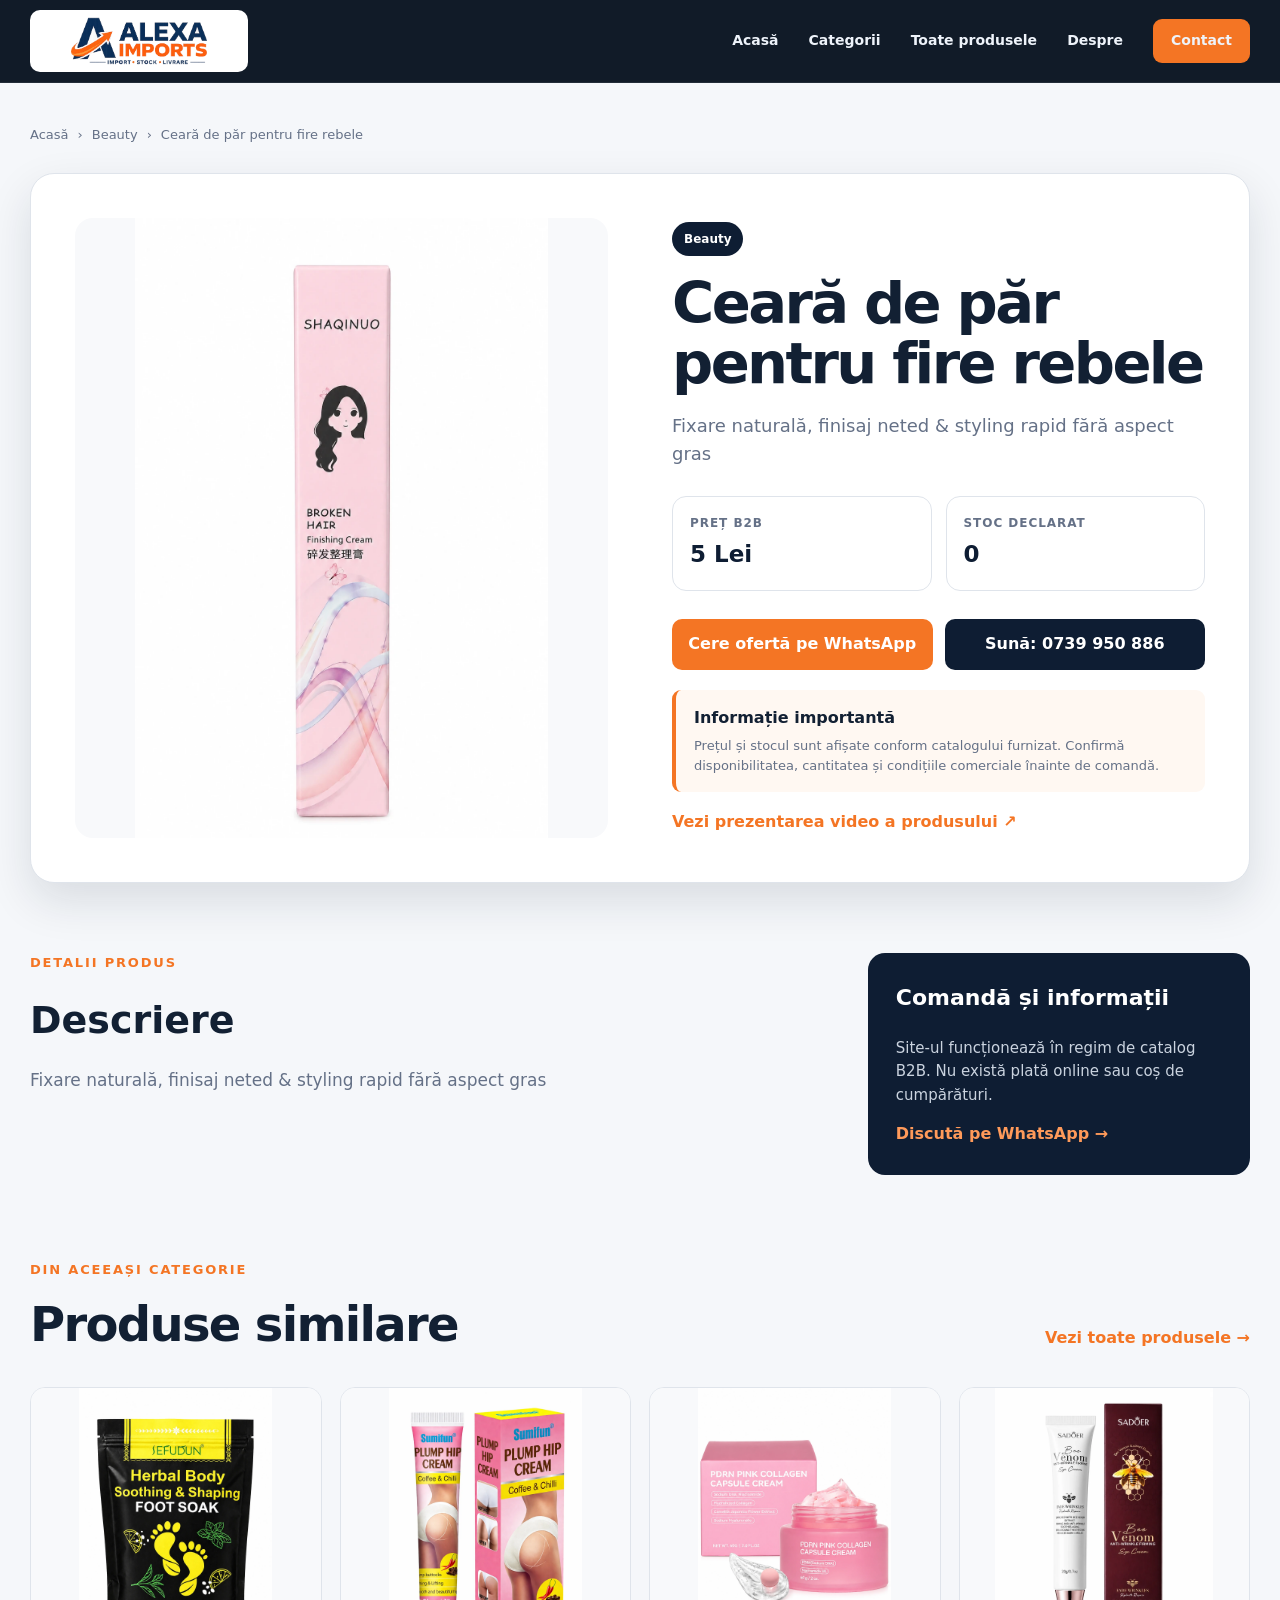
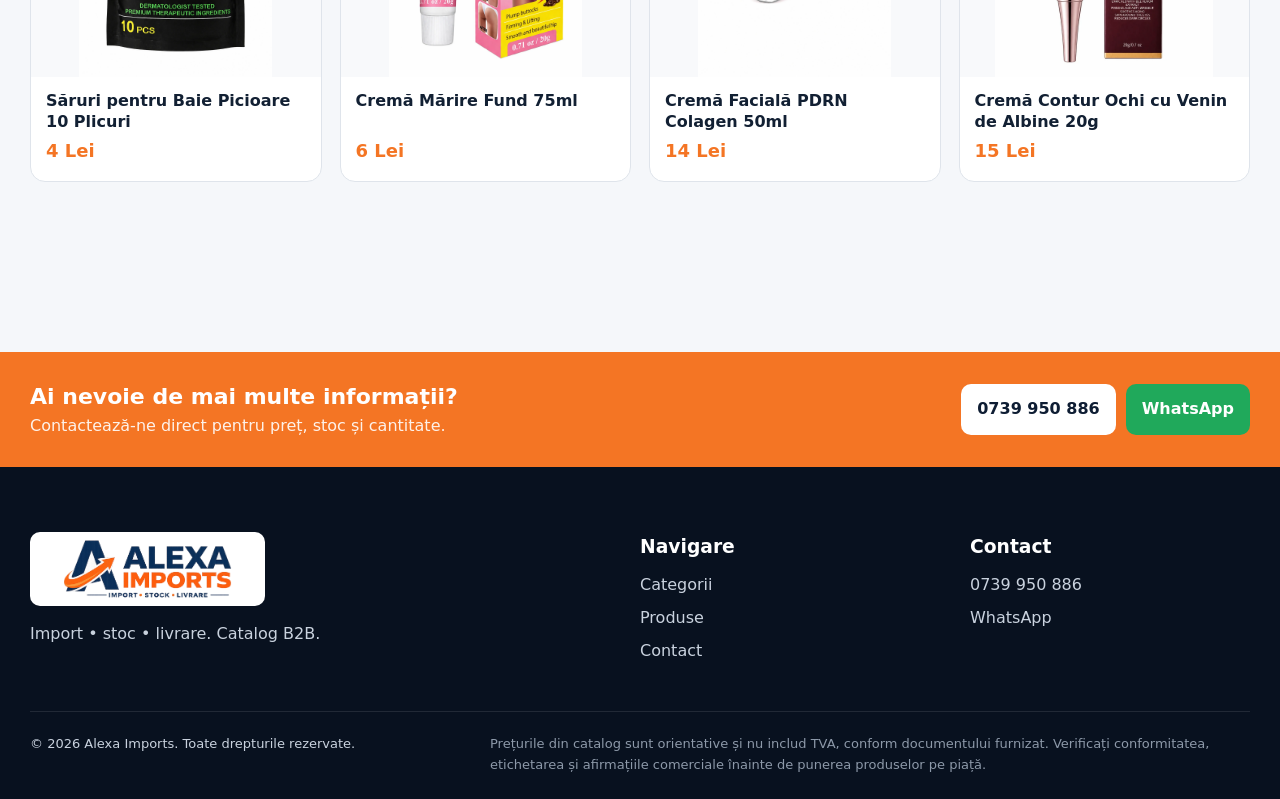
<file: products/ceara-de-par-pentru-fire-rebele.html>
<!DOCTYPE html>

<html lang="ro">
<head>
<meta charset="utf-8"/>
<meta content="width=device-width, initial-scale=1" name="viewport"/>
<meta content="#0e1d33" name="theme-color"/>
<meta content="Fixare naturală, finisaj neted &amp; styling rapid fără aspect gras" name="description"/>
<title>Ceară de păr pentru fire rebele | Alexa Imports</title>
<link href="../assets/images/favicon.png" rel="icon"/>
<link href="../assets/styles.css" rel="stylesheet"/>
</head>
<body>
<header class="site-header">
<div class="container nav-wrap">
<a aria-label="Alexa Imports - Acasă" class="brand" href="../index.html">
<img alt="Alexa Imports" src="../assets/images/logo.webp"/>
<span>Alexa Imports</span>
</a>
<button aria-controls="main-nav" aria-expanded="false" aria-label="Deschide meniul" class="menu-toggle"><span></span><span></span><span></span></button>
<nav aria-label="Navigație principală" class="main-nav" id="main-nav">
<a href="../index.html">Acasă</a><a href="../index.html#categorii">Categorii</a><a href="../index.html#produse">Toate produsele</a><a href="../index.html#despre">Despre</a><a class="nav-contact" href="../index.html#contact">Contact</a>
</nav>
</div>
</header>
<main class="product-page-main">
<div class="container">
<nav aria-label="Breadcrumb" class="breadcrumbs"><a href="../index.html">Acasă</a><span>›</span><a href="../index.html#produse">Beauty</a><span>›</span><span>Ceară de păr pentru fire rebele</span></nav>
<section class="product-detail">
<div class="product-detail-image"><img alt="Ceară de păr pentru fire rebele" src="../assets/images/ceara-de-par-pentru-fire-rebele.webp"/></div>
<div class="product-detail-copy">
<span class="detail-category">Beauty</span>
<h1>Ceară de păr pentru fire rebele</h1>
<p class="detail-description">Fixare naturală, finisaj neted &amp; styling rapid fără aspect gras</p>
<div class="detail-price-row">
<div><span class="detail-label">Preț B2B</span><strong class="detail-price">5 Lei</strong></div>
<div><span class="detail-label">Stoc declarat</span><strong class="detail-stock">0</strong></div>
</div>
<div class="detail-actions"><a class="btn btn-primary" href="https://wa.me/40739950886?text=Bun%C4%83%20ziua%2C%20doresc%20detalii%20%C8%99i%20ofert%C4%83%20pentru%20produsul%3A%20Cear%C4%83%20de%20p%C4%83r%20pentru%20fire%20rebele." rel="noopener" target="_blank">Cere ofertă pe WhatsApp</a><a class="btn btn-secondary" href="tel:+40739950886">Sună: 0739 950 886</a></div>
<div class="detail-note"><strong>Informație importantă</strong><p>Prețul și stocul sunt afișate conform catalogului furnizat. Confirmă disponibilitatea, cantitatea și condițiile comerciale înainte de comandă.</p></div>
<a class="video-link" href="https://i.imgur.com/i0WiC7B" rel="noopener" target="_blank">Vezi prezentarea video a produsului ↗</a>
</div>
</section>
<section class="product-info-section"><div><p class="eyebrow dark">DETALII PRODUS</p><h2>Descriere</h2><p>Fixare naturală, finisaj neted &amp; styling rapid fără aspect gras</p></div><div class="info-card"><h3>Comandă și informații</h3><p>Site-ul funcționează în regim de catalog B2B. Nu există plată online sau coș de cumpărături.</p><a href="https://wa.me/40739950886?text=Bun%C4%83%20ziua%2C%20doresc%20detalii%20%C8%99i%20ofert%C4%83%20pentru%20produsul%3A%20Cear%C4%83%20de%20p%C4%83r%20pentru%20fire%20rebele." rel="noopener" target="_blank">Discută pe WhatsApp →</a></div></section>
<section class="related-section"><div class="section-heading"><div><p class="eyebrow dark">DIN ACEEAȘI CATEGORIE</p><h2>Produse similare</h2></div><a class="text-link" href="../index.html#produse">Vezi toate produsele →</a></div><div class="related-grid"><a class="related-card" href="saruri-pentru-baie-picioare-10-plicuri.html"><img alt="Săruri pentru Baie Picioare 10 Plicuri" loading="lazy" src="../assets/images/saruri-pentru-baie-picioare-10-plicuri.webp"/><span>Săruri pentru Baie Picioare 10 Plicuri</span><strong>4 Lei</strong></a><a class="related-card" href="crema-marire-fund-75ml.html"><img alt="Cremă Mărire Fund 75ml" loading="lazy" src="../assets/images/crema-marire-fund-75ml.webp"/><span>Cremă Mărire Fund 75ml</span><strong>6 Lei</strong></a><a class="related-card" href="crema-faciala-pdrn-colagen-50ml.html"><img alt="Cremă Facială PDRN Colagen 50ml" loading="lazy" src="../assets/images/crema-faciala-pdrn-colagen-50ml.webp"/><span>Cremă Facială PDRN Colagen 50ml</span><strong>14 Lei</strong></a><a class="related-card" href="crema-contur-ochi-cu-venin-de-albine-20g.html"><img alt="Cremă Contur Ochi cu Venin de Albine 20g" loading="lazy" src="../assets/images/crema-contur-ochi-cu-venin-de-albine-20g.webp"/><span>Cremă Contur Ochi cu Venin de Albine 20g</span><strong>15 Lei</strong></a></div></section>
</div>
</main>
<section class="product-contact-strip"><div class="container"><div><strong>Ai nevoie de mai multe informații?</strong><span>Contactează-ne direct pentru preț, stoc și cantitate.</span></div><div class="product-contact-actions"><a class="btn btn-light" href="tel:+40739950886">0739 950 886</a><a class="btn btn-whatsapp" href="https://wa.me/40739950886?text=Bun%C4%83%20ziua%2C%20doresc%20detalii%20%C8%99i%20ofert%C4%83%20pentru%20produsul%3A%20Cear%C4%83%20de%20p%C4%83r%20pentru%20fire%20rebele." rel="noopener" target="_blank">WhatsApp</a></div></div></section>
<footer class="site-footer"><div class="container footer-grid"><div><a class="brand footer-brand" href="../index.html"><img alt="" src="../assets/images/logo.webp"/><span>Alexa Imports</span></a><p>Import • stoc • livrare. Catalog B2B.</p></div><div><h3>Navigare</h3><a href="../index.html#categorii">Categorii</a><a href="../index.html#produse">Produse</a><a href="../index.html#contact">Contact</a></div><div><h3>Contact</h3><a href="tel:+40739950886">0739 950 886</a><a href="https://wa.me/40739950886?text=Bun%C4%83%20ziua%2C%20doresc%20detalii%20%C8%99i%20ofert%C4%83%20pentru%20produsul%3A%20Cear%C4%83%20de%20p%C4%83r%20pentru%20fire%20rebele." rel="noopener" target="_blank">WhatsApp</a></div></div><div class="container footer-bottom"><p>© 2026 Alexa Imports. Toate drepturile rezervate.</p><p class="disclaimer">Prețurile din catalog sunt orientative și nu includ TVA, conform documentului furnizat. Verificați conformitatea, etichetarea și afirmațiile comerciale înainte de punerea produselor pe piață.</p></div></footer>
<script src="../assets/app.js"></script>
</body>
</html>
</file>
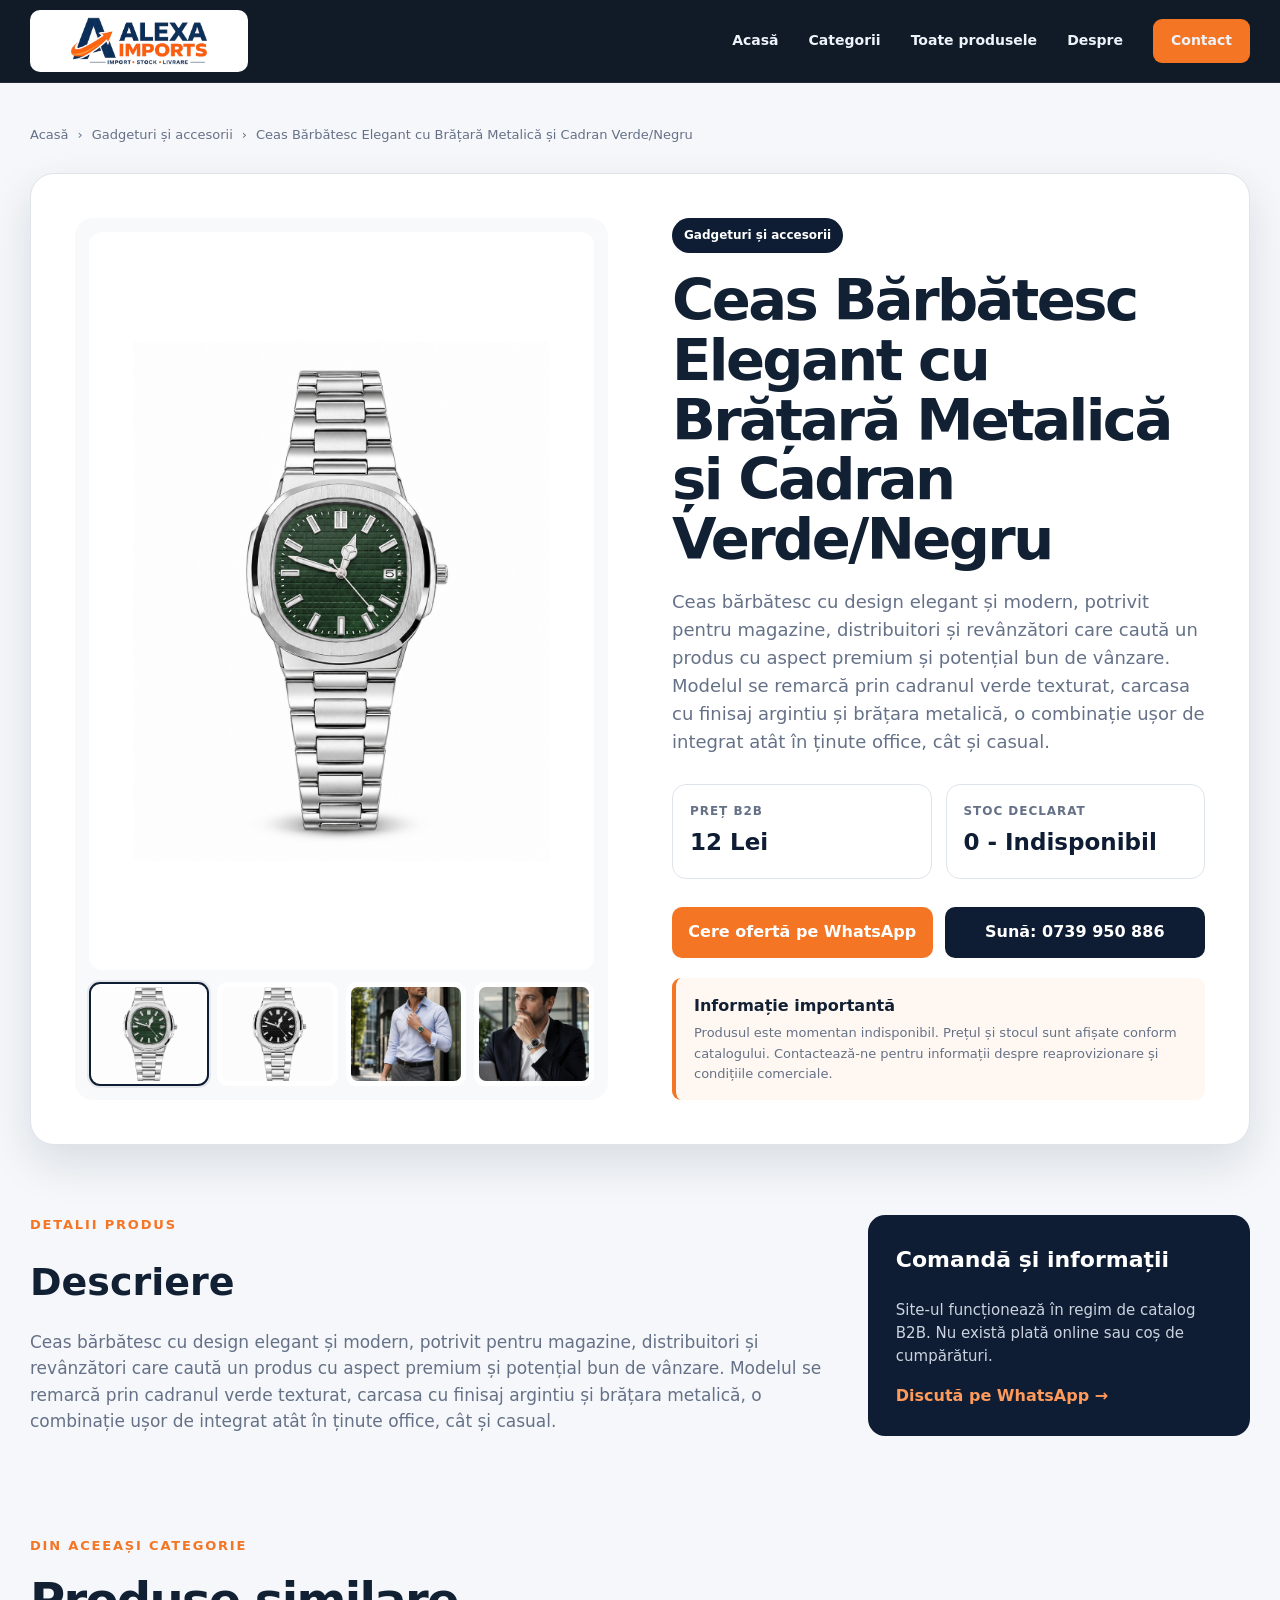
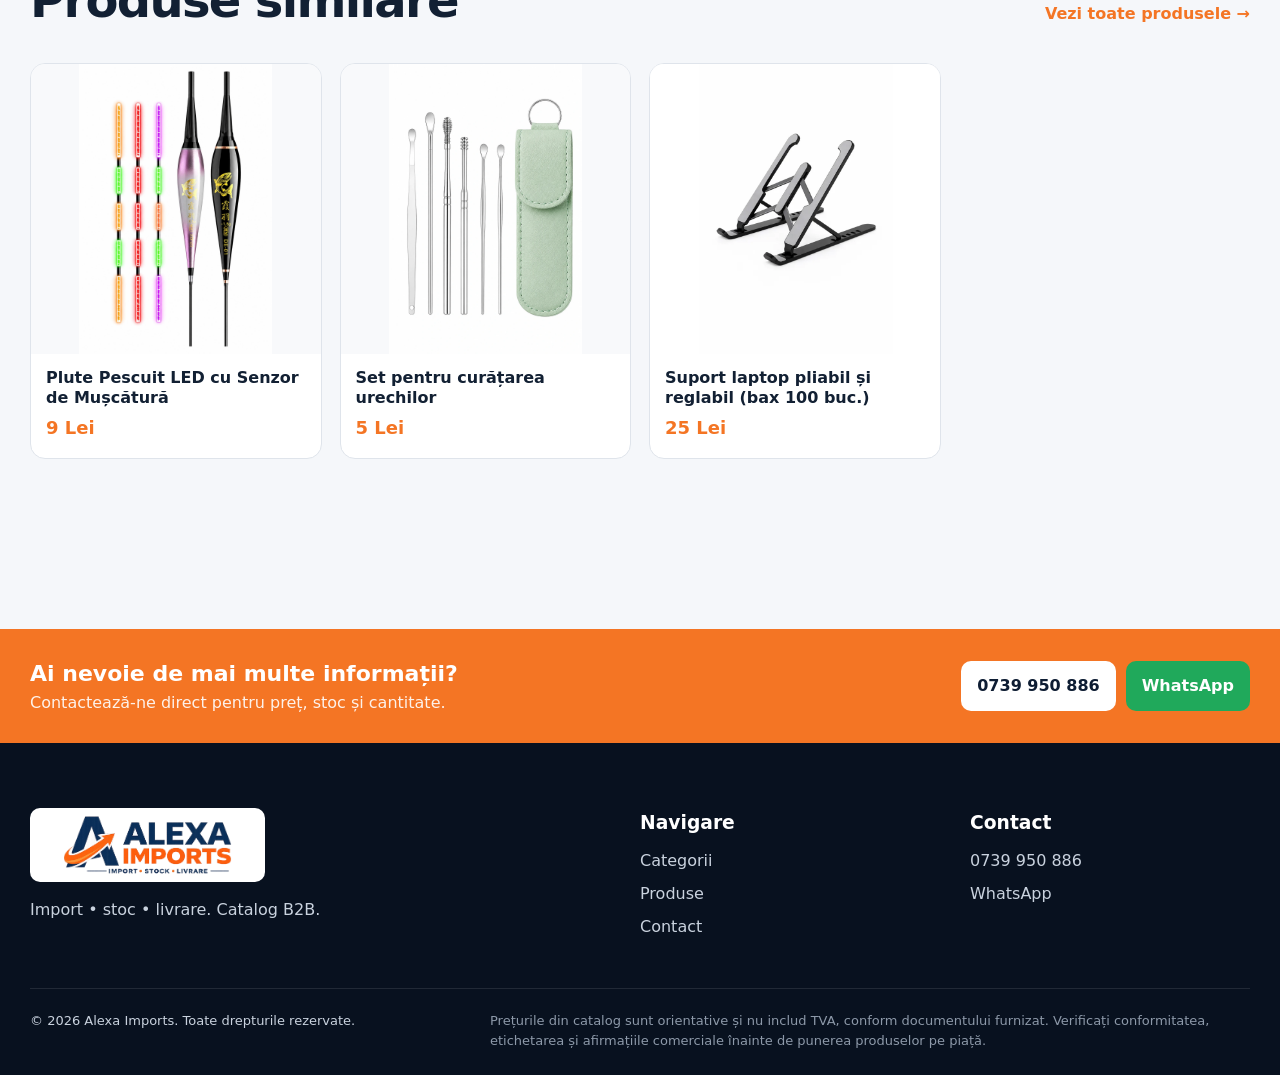
<file: products/ceas-barbatesc-elegant-bratara-metalica-cadran-verde-negru.html>
<!DOCTYPE html>
<html lang="ro">
<head>
<meta charset="utf-8"/>
<meta content="width=device-width, initial-scale=1" name="viewport"/>
<meta content="#0e1d33" name="theme-color"/>
<meta content="Ceas bărbătesc cu design elegant și modern, potrivit pentru magazine, distribuitori și revânzători care caută un produs cu aspect premium și potențial bun de vânzare. Modelul se remarcă prin cadranul verde texturat, carcasa cu finisaj argintiu și brățara metalică, o combinație ușor de integrat atât în ținute office, cât și casual." name="description"/>
<title>Ceas Bărbătesc Elegant cu Brățară Metalică și Cadran Verde/Negru | Alexa Imports</title>
<link href="../assets/images/favicon.png" rel="icon"/>
<link href="../assets/styles.css" rel="stylesheet"/>
</head>
<body>
<header class="site-header">
<div class="container nav-wrap">
<a aria-label="Alexa Imports - Acasă" class="brand" href="../index.html">
<img alt="Alexa Imports" src="../assets/images/logo.webp"/>
<span>Alexa Imports</span>
</a>
<button aria-controls="main-nav" aria-expanded="false" aria-label="Deschide meniul" class="menu-toggle"><span></span><span></span><span></span></button>
<nav aria-label="Navigație principală" class="main-nav" id="main-nav">
<a href="../index.html">Acasă</a><a href="../index.html#categorii">Categorii</a><a href="../index.html#produse">Toate produsele</a><a href="../index.html#despre">Despre</a><a class="nav-contact" href="../index.html#contact">Contact</a>
</nav>
</div>
</header>
<main class="product-page-main">
<div class="container">
<nav aria-label="Breadcrumb" class="breadcrumbs"><a href="../index.html">Acasă</a><span>›</span><a href="../index.html#produse">Gadgeturi și accesorii</a><span>›</span><span>Ceas Bărbătesc Elegant cu Brățară Metalică și Cadran Verde/Negru</span></nav>
<section class="product-detail">
<div class="product-detail-image product-gallery" aria-label="Galerie imagini produs">
  <div class="product-gallery-main"><img id="watch-main-image" alt="Ceas Bărbătesc Elegant cu Brățară Metalică și Cadran Verde/Negru - cadran verde" src="../assets/images/ceas-barbatesc-elegant-cadran-verde.png"/></div>
  <div class="product-gallery-thumbs" role="list" aria-label="Alege imaginea produsului">
    <button class="product-gallery-thumb active" type="button" data-gallery-src="../assets/images/ceas-barbatesc-elegant-cadran-verde.png" data-gallery-alt="Ceas Bărbătesc Elegant cu Brățară Metalică și Cadran Verde/Negru - cadran verde" aria-label="Vezi ceasul cu cadran verde"><img alt="Ceas cu cadran verde" src="../assets/images/ceas-barbatesc-elegant-cadran-verde.png"/></button>
    <button class="product-gallery-thumb" type="button" data-gallery-src="../assets/images/ceas-barbatesc-elegant-cadran-negru.png" data-gallery-alt="Ceas Bărbătesc Elegant cu Brățară Metalică și Cadran Verde/Negru - cadran negru" aria-label="Vezi ceasul cu cadran negru"><img alt="Ceas cu cadran negru" src="../assets/images/ceas-barbatesc-elegant-cadran-negru.png"/></button>
    <button class="product-gallery-thumb" type="button" data-gallery-src="../assets/images/ceas-barbatesc-elegant-lifestyle-exterior.png" data-gallery-alt="Ceas Bărbătesc Elegant cu Brățară Metalică și Cadran Verde/Negru purtat în ținută office casual" aria-label="Vezi imagine lifestyle exterior"><img alt="Ceas purtat în ținută office casual" src="../assets/images/ceas-barbatesc-elegant-lifestyle-exterior.png"/></button>
    <button class="product-gallery-thumb" type="button" data-gallery-src="../assets/images/ceas-barbatesc-elegant-lifestyle-office.png" data-gallery-alt="Ceas Bărbătesc Elegant cu Brățară Metalică și Cadran Verde/Negru purtat la birou" aria-label="Vezi imagine lifestyle office"><img alt="Ceas purtat la birou" src="../assets/images/ceas-barbatesc-elegant-lifestyle-office.png"/></button>
  </div>
</div>
<div class="product-detail-copy">
<span class="detail-category">Gadgeturi și accesorii</span>
<h1>Ceas Bărbătesc Elegant cu Brățară Metalică și Cadran Verde/Negru</h1>
<p class="detail-description">Ceas bărbătesc cu design elegant și modern, potrivit pentru magazine, distribuitori și revânzători care caută un produs cu aspect premium și potențial bun de vânzare. Modelul se remarcă prin cadranul verde texturat, carcasa cu finisaj argintiu și brățara metalică, o combinație ușor de integrat atât în ținute office, cât și casual.</p>
<div class="detail-price-row">
<div><span class="detail-label">Preț B2B</span><strong class="detail-price">12 Lei</strong></div>
<div><span class="detail-label">Stoc declarat</span><strong class="detail-stock">0 - Indisponibil</strong></div>
</div>
<div class="detail-actions"><a class="btn btn-primary" href="https://wa.me/40739950886?text=Bun%C4%83%20ziua%2C%20doresc%20detalii%20%C8%99i%20ofert%C4%83%20pentru%20produsul%3A%20Ceas%20B%C4%83rb%C4%83tesc%20Elegant%20cu%20Br%C4%83%C8%9Bar%C4%83%20Metalic%C4%83%20%C8%99i%20Cadran%20Verde%2FNegru." rel="noopener" target="_blank">Cere ofertă pe WhatsApp</a><a class="btn btn-secondary" href="tel:+40739950886">Sună: 0739 950 886</a></div>
<div class="detail-note"><strong>Informație importantă</strong><p>Produsul este momentan indisponibil. Prețul și stocul sunt afișate conform catalogului. Contactează-ne pentru informații despre reaprovizionare și condițiile comerciale.</p></div>
</div>
</section>
<section class="product-info-section"><div><p class="eyebrow dark">DETALII PRODUS</p><h2>Descriere</h2><p>Ceas bărbătesc cu design elegant și modern, potrivit pentru magazine, distribuitori și revânzători care caută un produs cu aspect premium și potențial bun de vânzare. Modelul se remarcă prin cadranul verde texturat, carcasa cu finisaj argintiu și brățara metalică, o combinație ușor de integrat atât în ținute office, cât și casual.</p></div><div class="info-card"><h3>Comandă și informații</h3><p>Site-ul funcționează în regim de catalog B2B. Nu există plată online sau coș de cumpărături.</p><a href="https://wa.me/40739950886?text=Bun%C4%83%20ziua%2C%20doresc%20detalii%20%C8%99i%20ofert%C4%83%20pentru%20produsul%3A%20Ceas%20B%C4%83rb%C4%83tesc%20Elegant%20cu%20Br%C4%83%C8%9Bar%C4%83%20Metalic%C4%83%20%C8%99i%20Cadran%20Verde%2FNegru." rel="noopener" target="_blank">Discută pe WhatsApp →</a></div></section>
<section class="related-section"><div class="section-heading"><div><p class="eyebrow dark">DIN ACEEAȘI CATEGORIE</p><h2>Produse similare</h2></div><a class="text-link" href="../index.html#produse">Vezi toate produsele →</a></div><div class="related-grid"><a class="related-card" href="plute-pescuit-led-cu-senzor-de-muscatura.html"><img alt="Plute Pescuit LED cu Senzor de Mușcătură" loading="lazy" src="../assets/images/plute-pescuit-led-cu-senzor-de-muscatura.webp"/><span>Plute Pescuit LED cu Senzor de Mușcătură</span><strong>9 Lei</strong></a><a class="related-card" href="set-pentru-curatarea-urechilor.html"><img alt="Set pentru curățarea urechilor" loading="lazy" src="../assets/images/set-pentru-curatarea-urechilor.webp"/><span>Set pentru curățarea urechilor</span><strong>5 Lei</strong></a><a class="related-card" href="suport-laptop-pliabil-si-reglabil-bax-100-buc.html"><img alt="Suport laptop pliabil și reglabil (bax 100 buc.)" loading="lazy" src="../assets/images/laptop-stand.webp"/><span>Suport laptop pliabil și reglabil (bax 100 buc.)</span><strong>25 Lei</strong></a></div></section>
</div>
</main>
<section class="product-contact-strip"><div class="container"><div><strong>Ai nevoie de mai multe informații?</strong><span>Contactează-ne direct pentru preț, stoc și cantitate.</span></div><div class="product-contact-actions"><a class="btn btn-light" href="tel:+40739950886">0739 950 886</a><a class="btn btn-whatsapp" href="https://wa.me/40739950886?text=Bun%C4%83%20ziua%2C%20doresc%20detalii%20%C8%99i%20ofert%C4%83%20pentru%20produsul%3A%20Ceas%20B%C4%83rb%C4%83tesc%20Elegant%20cu%20Br%C4%83%C8%9Bar%C4%83%20Metalic%C4%83%20%C8%99i%20Cadran%20Verde%2FNegru." rel="noopener" target="_blank">WhatsApp</a></div></div></section>
<footer class="site-footer"><div class="container footer-grid"><div><a class="brand footer-brand" href="../index.html"><img alt="" src="../assets/images/logo.webp"/><span>Alexa Imports</span></a><p>Import • stoc • livrare. Catalog B2B.</p></div><div><h3>Navigare</h3><a href="../index.html#categorii">Categorii</a><a href="../index.html#produse">Produse</a><a href="../index.html#contact">Contact</a></div><div><h3>Contact</h3><a href="tel:+40739950886">0739 950 886</a><a href="https://wa.me/40739950886?text=Bun%C4%83%20ziua%2C%20doresc%20detalii%20%C8%99i%20ofert%C4%83%20pentru%20produsul%3A%20Ceas%20B%C4%83rb%C4%83tesc%20Elegant%20cu%20Br%C4%83%C8%9Bar%C4%83%20Metalic%C4%83%20%C8%99i%20Cadran%20Verde%2FNegru." rel="noopener" target="_blank">WhatsApp</a></div></div><div class="container footer-bottom"><p>© 2026 Alexa Imports. Toate drepturile rezervate.</p><p class="disclaimer">Prețurile din catalog sunt orientative și nu includ TVA, conform documentului furnizat. Verificați conformitatea, etichetarea și afirmațiile comerciale înainte de punerea produselor pe piață.</p></div></footer>
<script src="../assets/app.js"></script>
<script>
(() => {
  const main = document.getElementById('watch-main-image');
  const thumbs = [...document.querySelectorAll('.product-gallery-thumb')];
  if (!main || !thumbs.length) return;
  thumbs.forEach(button => button.addEventListener('click', () => {
    const src = button.dataset.gallerySrc;
    if (!src) return;
    main.classList.add('is-changing');
    window.setTimeout(() => {
      main.src = src;
      main.alt = button.dataset.galleryAlt || 'Ceas Bărbătesc Elegant cu Brățară Metalică și Cadran Verde/Negru';
      thumbs.forEach(item => item.classList.toggle('active', item === button));
      main.classList.remove('is-changing');
    }, 90);
  }));
})();
</script>
</body>
</html>
</file>
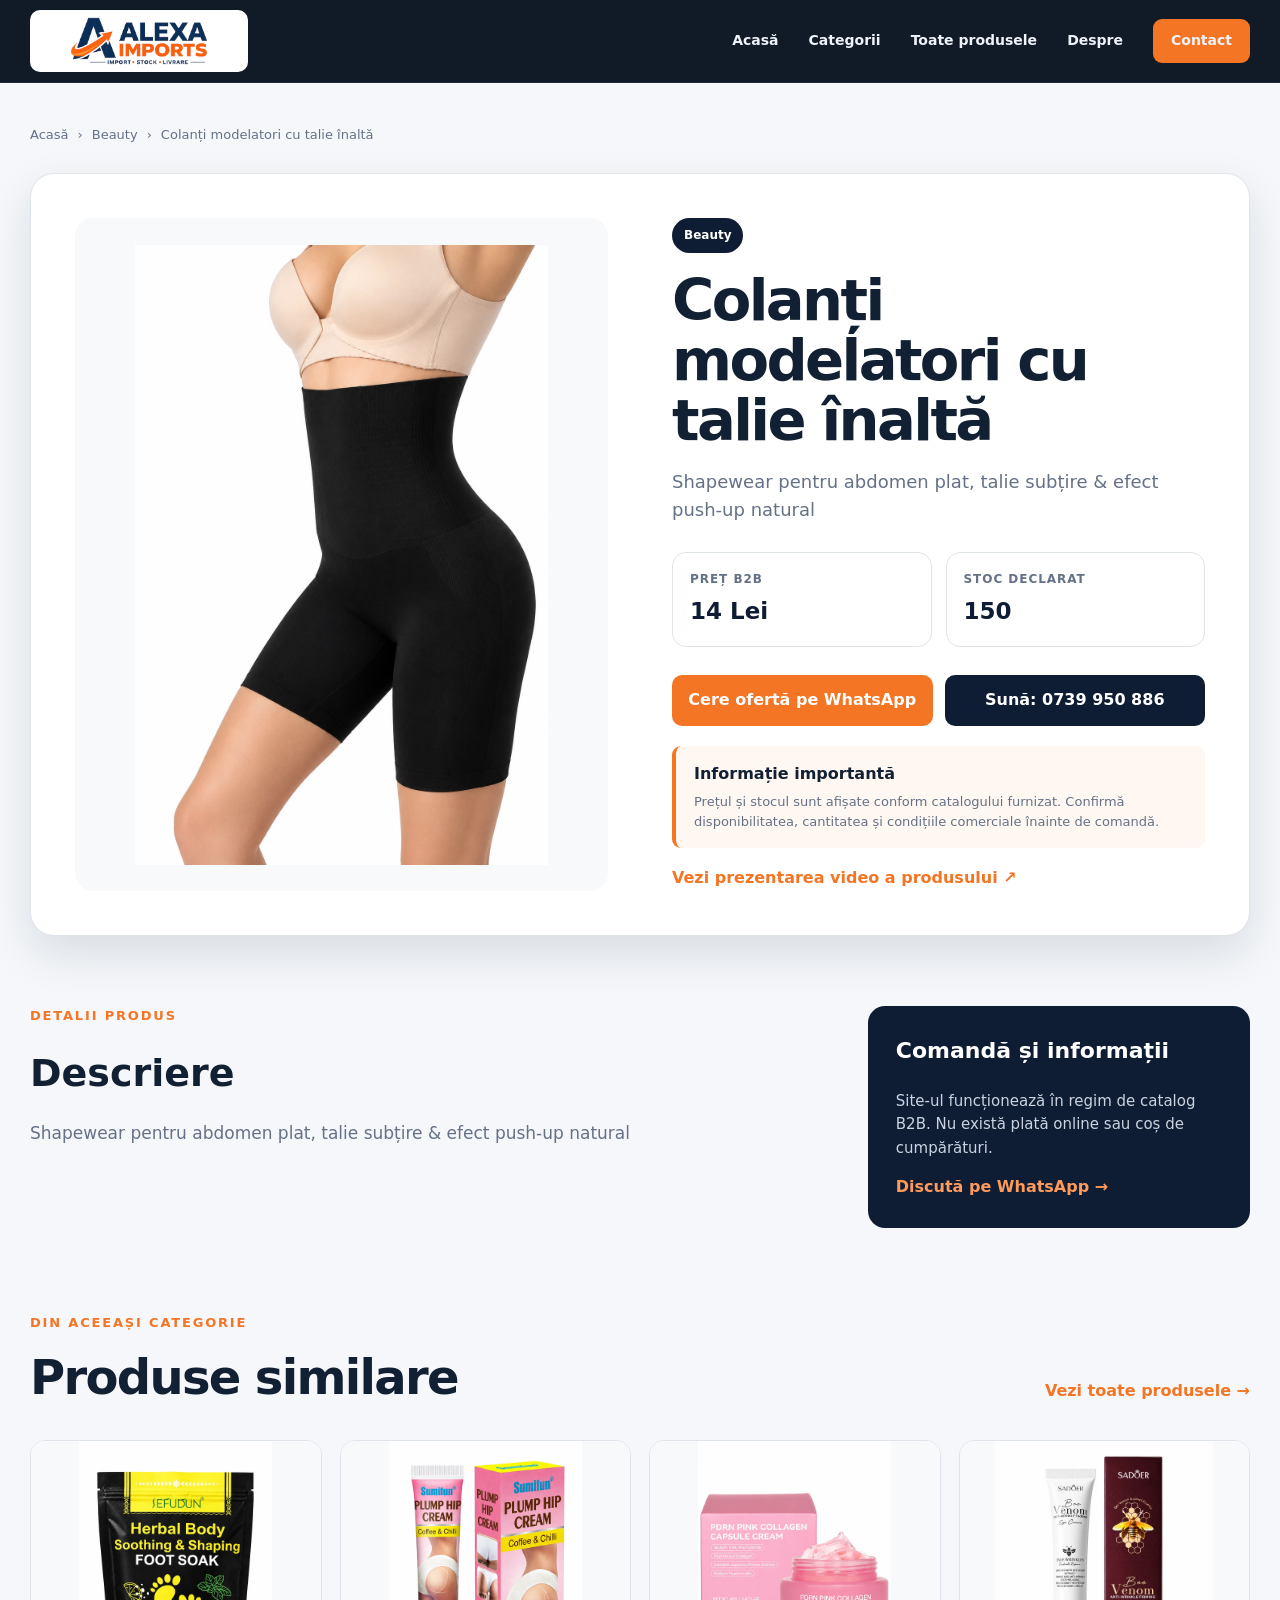
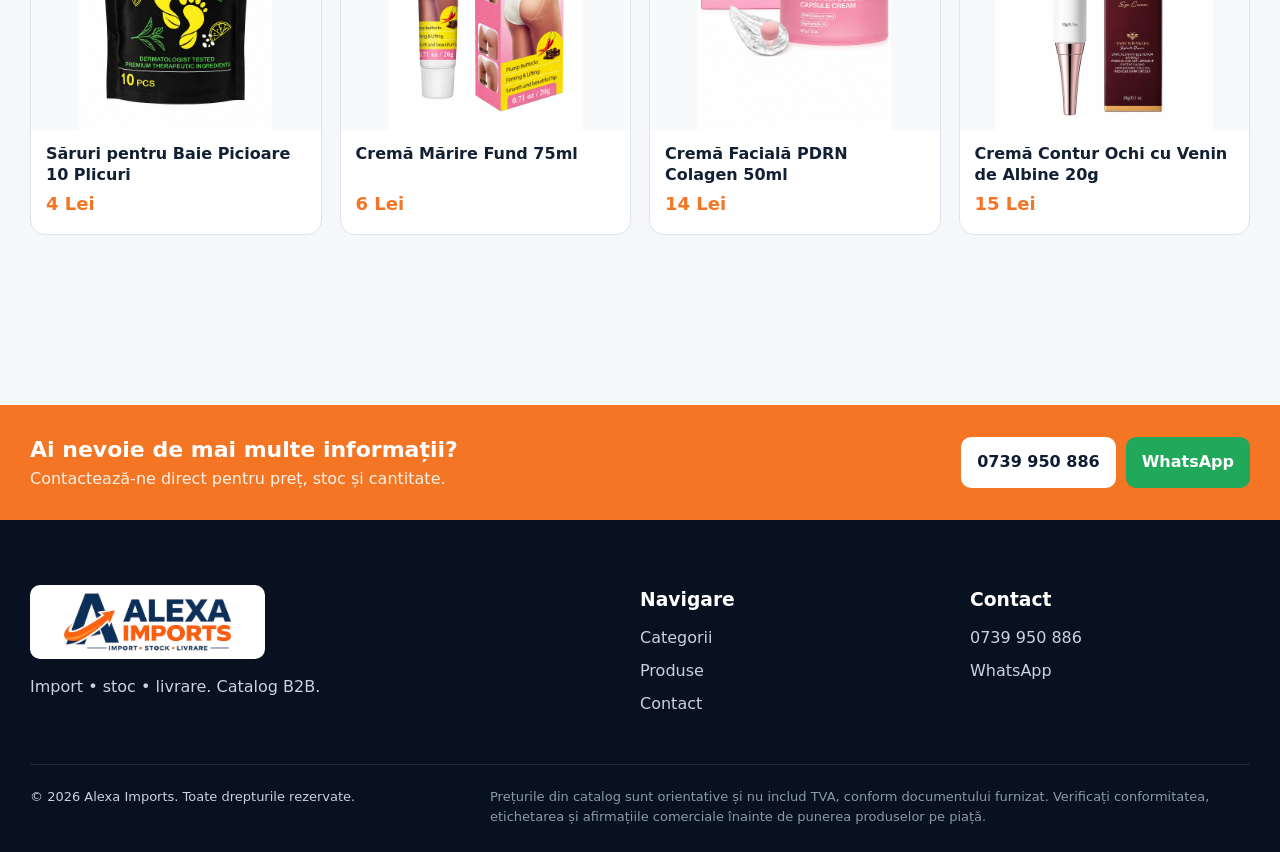
<file: products/colanti-modelatori-cu-talie-inalta.html>
<!DOCTYPE html>

<html lang="ro">
<head>
<meta charset="utf-8"/>
<meta content="width=device-width, initial-scale=1" name="viewport"/>
<meta content="#0e1d33" name="theme-color"/>
<meta content="Shapewear pentru abdomen plat, talie subțire &amp; efect push-up natural" name="description"/>
<title>Colanți modelatori cu talie înaltă | Alexa Imports</title>
<link href="../assets/images/favicon.png" rel="icon"/>
<link href="../assets/styles.css" rel="stylesheet"/>
</head>
<body>
<header class="site-header">
<div class="container nav-wrap">
<a aria-label="Alexa Imports - Acasă" class="brand" href="../index.html">
<img alt="Alexa Imports" src="../assets/images/logo.webp"/>
<span>Alexa Imports</span>
</a>
<button aria-controls="main-nav" aria-expanded="false" aria-label="Deschide meniul" class="menu-toggle"><span></span><span></span><span></span></button>
<nav aria-label="Navigație principală" class="main-nav" id="main-nav">
<a href="../index.html">Acasă</a><a href="../index.html#categorii">Categorii</a><a href="../index.html#produse">Toate produsele</a><a href="../index.html#despre">Despre</a><a class="nav-contact" href="../index.html#contact">Contact</a>
</nav>
</div>
</header>
<main class="product-page-main">
<div class="container">
<nav aria-label="Breadcrumb" class="breadcrumbs"><a href="../index.html">Acasă</a><span>›</span><a href="../index.html#produse">Beauty</a><span>›</span><span>Colanți modelatori cu talie înaltă</span></nav>
<section class="product-detail">
<div class="product-detail-image"><img alt="Colanți modelatori cu talie înaltă" src="../assets/images/colanti-modelatori-cu-talie-inalta.webp"/></div>
<div class="product-detail-copy">
<span class="detail-category">Beauty</span>
<h1>Colanți modelatori cu talie înaltă</h1>
<p class="detail-description">Shapewear pentru abdomen plat, talie subțire &amp; efect push-up natural</p>
<div class="detail-price-row">
<div><span class="detail-label">Preț B2B</span><strong class="detail-price">14 Lei</strong></div>
<div><span class="detail-label">Stoc declarat</span><strong class="detail-stock">150</strong></div>
</div>
<div class="detail-actions"><a class="btn btn-primary" href="https://wa.me/40739950886?text=Bun%C4%83%20ziua%2C%20doresc%20detalii%20%C8%99i%20ofert%C4%83%20pentru%20produsul%3A%20Colan%C8%9Bi%20modelatori%20cu%20talie%20%C3%AEnalt%C4%83." rel="noopener" target="_blank">Cere ofertă pe WhatsApp</a><a class="btn btn-secondary" href="tel:+40739950886">Sună: 0739 950 886</a></div>
<div class="detail-note"><strong>Informație importantă</strong><p>Prețul și stocul sunt afișate conform catalogului furnizat. Confirmă disponibilitatea, cantitatea și condițiile comerciale înainte de comandă.</p></div>
<a class="video-link" href="https://i.imgur.com/xwiyxIa" rel="noopener" target="_blank">Vezi prezentarea video a produsului ↗</a>
</div>
</section>
<section class="product-info-section"><div><p class="eyebrow dark">DETALII PRODUS</p><h2>Descriere</h2><p>Shapewear pentru abdomen plat, talie subțire &amp; efect push-up natural</p></div><div class="info-card"><h3>Comandă și informații</h3><p>Site-ul funcționează în regim de catalog B2B. Nu există plată online sau coș de cumpărături.</p><a href="https://wa.me/40739950886?text=Bun%C4%83%20ziua%2C%20doresc%20detalii%20%C8%99i%20ofert%C4%83%20pentru%20produsul%3A%20Colan%C8%9Bi%20modelatori%20cu%20talie%20%C3%AEnalt%C4%83." rel="noopener" target="_blank">Discută pe WhatsApp →</a></div></section>
<section class="related-section"><div class="section-heading"><div><p class="eyebrow dark">DIN ACEEAȘI CATEGORIE</p><h2>Produse similare</h2></div><a class="text-link" href="../index.html#produse">Vezi toate produsele →</a></div><div class="related-grid"><a class="related-card" href="saruri-pentru-baie-picioare-10-plicuri.html"><img alt="Săruri pentru Baie Picioare 10 Plicuri" loading="lazy" src="../assets/images/saruri-pentru-baie-picioare-10-plicuri.webp"/><span>Săruri pentru Baie Picioare 10 Plicuri</span><strong>4 Lei</strong></a><a class="related-card" href="crema-marire-fund-75ml.html"><img alt="Cremă Mărire Fund 75ml" loading="lazy" src="../assets/images/crema-marire-fund-75ml.webp"/><span>Cremă Mărire Fund 75ml</span><strong>6 Lei</strong></a><a class="related-card" href="crema-faciala-pdrn-colagen-50ml.html"><img alt="Cremă Facială PDRN Colagen 50ml" loading="lazy" src="../assets/images/crema-faciala-pdrn-colagen-50ml.webp"/><span>Cremă Facială PDRN Colagen 50ml</span><strong>14 Lei</strong></a><a class="related-card" href="crema-contur-ochi-cu-venin-de-albine-20g.html"><img alt="Cremă Contur Ochi cu Venin de Albine 20g" loading="lazy" src="../assets/images/crema-contur-ochi-cu-venin-de-albine-20g.webp"/><span>Cremă Contur Ochi cu Venin de Albine 20g</span><strong>15 Lei</strong></a></div></section>
</div>
</main>
<section class="product-contact-strip"><div class="container"><div><strong>Ai nevoie de mai multe informații?</strong><span>Contactează-ne direct pentru preț, stoc și cantitate.</span></div><div class="product-contact-actions"><a class="btn btn-light" href="tel:+40739950886">0739 950 886</a><a class="btn btn-whatsapp" href="https://wa.me/40739950886?text=Bun%C4%83%20ziua%2C%20doresc%20detalii%20%C8%99i%20ofert%C4%83%20pentru%20produsul%3A%20Colan%C8%9Bi%20modelatori%20cu%20talie%20%C3%AEnalt%C4%83." rel="noopener" target="_blank">WhatsApp</a></div></div></section>
<footer class="site-footer"><div class="container footer-grid"><div><a class="brand footer-brand" href="../index.html"><img alt="" src="../assets/images/logo.webp"/><span>Alexa Imports</span></a><p>Import • stoc • livrare. Catalog B2B.</p></div><div><h3>Navigare</h3><a href="../index.html#categorii">Categorii</a><a href="../index.html#produse">Produse</a><a href="../index.html#contact">Contact</a></div><div><h3>Contact</h3><a href="tel:+40739950886">0739 950 886</a><a href="https://wa.me/40739950886?text=Bun%C4%83%20ziua%2C%20doresc%20detalii%20%C8%99i%20ofert%C4%83%20pentru%20produsul%3A%20Colan%C8%9Bi%20modelatori%20cu%20talie%20%C3%AEnalt%C4%83." rel="noopener" target="_blank">WhatsApp</a></div></div><div class="container footer-bottom"><p>© 2026 Alexa Imports. Toate drepturile rezervate.</p><p class="disclaimer">Prețurile din catalog sunt orientative și nu includ TVA, conform documentului furnizat. Verificați conformitatea, etichetarea și afirmațiile comerciale înainte de punerea produselor pe piață.</p></div></footer>
<script src="../assets/app.js"></script>
</body>
</html>
</file>
<file: assets/styles.css>
:root{
  --navy:#0e1d33;
  --navy-2:#152b4a;
  --orange:#f47524;
  --orange-dark:#d85d10;
  --white:#ffffff;
  --ink:#122033;
  --muted:#657187;
  --soft:#f4f6f9;
  --line:#dfe4eb;
  --green:#168a4b;
  --shadow:0 18px 45px rgba(14,29,51,.12);
  --radius:18px;
  --container:1220px;
}
*{box-sizing:border-box}
html{scroll-behavior:smooth}
body{
  margin:0;
  color:var(--ink);
  background:var(--white);
  font-family:Inter,ui-sans-serif,system-ui,-apple-system,BlinkMacSystemFont,"Segoe UI",sans-serif;
  line-height:1.55;
}
img{max-width:100%;display:block}
button,input{font:inherit}
button{cursor:pointer}
a{color:inherit;text-decoration:none}
.container{width:min(var(--container),calc(100% - 40px));margin-inline:auto}
.sr-only{position:absolute;width:1px;height:1px;padding:0;margin:-1px;overflow:hidden;clip:rect(0,0,0,0);white-space:nowrap;border:0}
.skip-link{position:fixed;z-index:9999;top:8px;left:8px;padding:10px 14px;background:white;color:var(--navy);transform:translateY(-150%);border-radius:8px}
.skip-link:focus{transform:none}
.site-header{
  position:sticky;top:0;z-index:1000;
  background:rgba(8,18,32,.96);
  border-bottom:1px solid rgba(255,255,255,.08);
  backdrop-filter:blur(14px);
}
.nav-wrap{height:82px;display:flex;align-items:center;justify-content:space-between;gap:28px}
.brand{display:flex;align-items:center;gap:12px;color:white;font-size:18px;font-weight:850;letter-spacing:-.02em}
.brand img{width:52px;height:52px;object-fit:cover;border-radius:50%;background:white;border:2px solid rgba(244,117,36,.9)}
.main-nav{display:flex;align-items:center;gap:30px;color:#eef3fa;font-weight:700;font-size:14px}
.main-nav a{padding:10px 0;position:relative}
.main-nav a:not(.nav-contact)::after{content:"";position:absolute;left:0;right:100%;bottom:2px;height:2px;background:var(--orange);transition:.2s}
.main-nav a:hover::after{right:0}
.nav-contact{background:var(--orange);padding:11px 18px!important;border-radius:9px}
.nav-contact:hover{background:var(--orange-dark)}
.menu-toggle{display:none;border:0;background:transparent;padding:8px}
.menu-toggle span{display:block;width:25px;height:2px;background:white;margin:5px 0}
.hero{
  min-height:690px;display:grid;place-items:center;position:relative;overflow:hidden;
  background:
    radial-gradient(circle at 50% 0%,rgba(244,117,36,.14),transparent 42%),
    linear-gradient(180deg,#08111f 0%,#0e1d33 100%);
  color:white;
}
.hero::after{
  content:"";position:absolute;inset:auto 0 0;height:1px;
  background:linear-gradient(90deg,transparent,var(--orange),transparent);
}
.hero-glow{position:absolute;border-radius:50%;filter:blur(4px);opacity:.24}
.hero-glow-one{width:420px;height:420px;background:var(--orange);right:-250px;top:100px}
.hero-glow-two{width:330px;height:330px;background:#2d73c7;left:-220px;bottom:-80px}
.hero-content{position:relative;z-index:1;text-align:center;padding:88px 0 82px;max-width:980px}
.eyebrow{margin:0 0 18px;color:#ff9a5a;font-size:13px;font-weight:850;letter-spacing:.14em}
.eyebrow.dark{color:var(--orange)}
.hero h1{margin:0 auto;font-size:clamp(54px,8vw,92px);line-height:.98;letter-spacing:-.055em}
.hero-lead{max-width:820px;margin:22px auto 30px;color:#f4f7fb;font-size:clamp(21px,2.5vw,31px);font-weight:750;line-height:1.3}
.hero-checklist{
  list-style:none;max-width:900px;margin:0 auto 34px;padding:0;display:grid;grid-template-columns:repeat(2,minmax(0,1fr));
  gap:13px 24px;text-align:left;
}
.hero-checklist li{position:relative;padding:12px 15px 12px 43px;color:#d8e0ea;background:rgba(255,255,255,.055);border:1px solid rgba(255,255,255,.1);border-radius:12px}
.hero-checklist li::before{content:"✓";position:absolute;left:15px;top:10px;color:#ff9a5a;font-weight:950;font-size:18px}
.hero-checklist li:last-child{grid-column:1/-1;justify-self:center;min-width:min(100%,430px)}
.hero-actions{display:flex;justify-content:center;gap:13px;flex-wrap:wrap}
.hero-btn{min-width:225px;padding:15px 22px}
.btn-outline-light{background:transparent;color:white;border:1px solid rgba(255,255,255,.45)}
.btn-outline-light:hover{background:white;color:var(--navy);border-color:white}
.trust-strip{position:relative;z-index:3;background:white;border-bottom:1px solid var(--line);box-shadow:0 12px 30px rgba(14,29,51,.07)}
.trust-grid{display:grid;grid-template-columns:repeat(3,1fr);gap:0}
.trust-item{display:flex;align-items:center;gap:18px;min-height:142px;padding:27px 34px;border-right:1px solid var(--line)}
.trust-item:last-child{border-right:0}
.trust-item-primary{background:linear-gradient(135deg,var(--orange),#ff904d);color:white}
.trust-icon{flex:0 0 52px;width:52px;height:52px;border-radius:15px;display:grid;place-items:center;background:#f3f6fa;color:var(--navy)}
.trust-item-primary .trust-icon{background:rgba(255,255,255,.2);color:white}
.trust-icon svg,.service-icon svg{width:28px;height:28px;fill:none;stroke:currentColor;stroke-width:1.8;stroke-linecap:round;stroke-linejoin:round}
.trust-item h2{font-size:20px;line-height:1.15;margin:0 0 5px;letter-spacing:-.02em}
.trust-item p{margin:0;color:var(--muted);font-size:14px}
.trust-item-primary p{color:rgba(255,255,255,.86)}
.section{padding:92px 0}
.categories-section{background:var(--soft)}
.section-heading{display:flex;align-items:end;justify-content:space-between;gap:40px;margin-bottom:36px}
.section-heading h2{font-size:clamp(32px,4vw,48px);line-height:1.1;margin:0;letter-spacing:-.035em}
.section-heading>p{max-width:470px;margin:0;color:var(--muted)}
.category-grid{display:grid;grid-template-columns:repeat(5,1fr);gap:18px}
.category-card{
  border:1px solid var(--line);background:white;border-radius:16px;padding:26px;text-align:left;
  display:flex;align-items:center;gap:18px;box-shadow:0 8px 24px rgba(14,29,51,.05);transition:.2s;
}
.category-card:hover{transform:translateY(-5px);border-color:var(--orange);box-shadow:var(--shadow)}
.category-letter{
  flex:0 0 58px;width:58px;height:58px;border-radius:14px;display:grid;place-items:center;
  background:var(--navy);color:white;font-size:26px;font-weight:900;border-bottom:4px solid var(--orange)
}
.category-card strong{display:block;font-size:17px}.category-card small{display:block;margin-top:4px;color:var(--muted)}
.products-section{background:white}
.products-heading{align-items:center}
.catalog-search input{width:min(340px,80vw);border:1px solid var(--line);padding:14px 16px;border-radius:11px;outline:none}
.catalog-search input:focus{border-color:var(--orange);box-shadow:0 0 0 4px rgba(244,117,36,.13)}
.filter-bar{display:flex;gap:9px;flex-wrap:wrap;margin-bottom:22px}
.filter{border:1px solid var(--line);border-radius:999px;background:white;color:var(--ink);padding:10px 16px;font-weight:750}
.filter:hover,.filter.active{background:var(--navy);border-color:var(--navy);color:white}
.results-count{color:var(--muted);margin:0 0 20px}
.products-grid{display:grid;grid-template-columns:repeat(4,1fr);gap:22px}
.product-card{
  min-width:0;display:flex;flex-direction:column;background:white;border:1px solid var(--line);
  border-radius:17px;overflow:hidden;box-shadow:0 9px 27px rgba(14,29,51,.055);transition:.22s
}
.product-card:hover{transform:translateY(-5px);box-shadow:var(--shadow);border-color:#cfd5dd}
.product-image{position:relative;aspect-ratio:1/1;background:#f8f9fb;overflow:hidden}
.product-image img{width:100%;height:100%;object-fit:contain;transition:transform .35s}
.product-card:hover .product-image img{transform:scale(1.035)}
.category-pill{position:absolute;top:12px;left:12px;background:rgba(14,29,51,.9);color:white;padding:6px 9px;border-radius:999px;font-size:11px;font-weight:800}
.stock-pill{position:absolute;right:12px;top:12px;padding:6px 9px;border-radius:999px;font-size:11px;font-weight:800;background:#e9f8ef;color:#0f743b}
.stock-pill.out{background:#fff0ed;color:#b83a20}
.product-body{display:flex;flex-direction:column;flex:1;padding:18px}
.product-body h3{font-size:17px;line-height:1.3;margin:0 0 9px;letter-spacing:-.015em}
.product-description{color:var(--muted);font-size:14px;margin:0 0 16px;display:-webkit-box;-webkit-line-clamp:2;-webkit-box-orient:vertical;overflow:hidden}
.product-meta{margin-top:auto;display:flex;align-items:center;justify-content:space-between;gap:10px;padding-top:15px;border-top:1px solid #eef1f4}
.product-price{font-size:19px;font-weight:900;color:var(--navy)}
.product-stock{font-size:12px;color:var(--muted);white-space:nowrap;overflow:hidden;text-overflow:ellipsis;max-width:110px}
.card-actions{display:grid;grid-template-columns:1fr 1fr;gap:9px;margin-top:14px}
.btn{display:inline-flex;align-items:center;justify-content:center;border:0;border-radius:10px;padding:13px 16px;font-weight:850;text-align:center;transition:.2s}
.btn-primary{background:var(--orange);color:white}.btn-primary:hover{background:var(--orange-dark)}
.btn-secondary{background:var(--navy);color:white}.btn-secondary:hover{background:var(--navy-2)}
.btn-light{background:white;color:var(--navy)}.btn-light:hover{background:#f0f3f7}
.btn-whatsapp{background:#20a95b;color:white}.btn-whatsapp:hover{background:#168a4b}
.no-results{text-align:center;padding:65px 20px;border:1px dashed var(--line);border-radius:18px;background:var(--soft)}

.sourcing-section{padding:72px 0;background:white}
.sourcing-box{
  position:relative;overflow:hidden;display:flex;align-items:center;justify-content:space-between;gap:40px;
  padding:48px 52px;border-radius:24px;color:white;background:linear-gradient(120deg,var(--navy),#18375f);box-shadow:var(--shadow)
}
.sourcing-box::before{content:"";position:absolute;width:250px;height:250px;right:-75px;top:-120px;border-radius:50%;background:rgba(244,117,36,.22)}
.sourcing-box> *{position:relative;z-index:1}
.sourcing-box h2{font-size:clamp(34px,4.5vw,54px);line-height:1.05;margin:0 0 12px;letter-spacing:-.04em}
.sourcing-box p:not(.eyebrow){margin:0;max-width:720px;color:#d1dae6;font-size:18px}
.sourcing-cta{min-width:205px;white-space:nowrap}
.services-section{background:var(--soft)}
.services-heading{align-items:end}
.services-grid{display:grid;grid-template-columns:repeat(4,1fr);gap:18px}
.service-card{
  min-height:170px;padding:27px;border:1px solid var(--line);border-radius:18px;background:white;
  box-shadow:0 8px 24px rgba(14,29,51,.05);transition:.2s
}
.service-card:hover{transform:translateY(-5px);border-color:var(--orange);box-shadow:var(--shadow)}
.service-icon{width:54px;height:54px;border-radius:15px;display:grid;place-items:center;color:white;background:var(--navy);border-bottom:4px solid var(--orange)}
.service-card h3{margin:21px 0 0;font-size:18px;line-height:1.25;letter-spacing:-.015em}
.about-section{background:var(--soft)}
.about-grid{display:grid;grid-template-columns:.8fr 1.4fr;align-items:center;gap:70px}
.about-logo{display:grid;place-items:center}
.about-logo img{width:min(430px,100%);border-radius:50%;box-shadow:var(--shadow)}
.about-copy h2{font-size:clamp(34px,4vw,52px);line-height:1.08;margin:0 0 22px;letter-spacing:-.04em}
.about-copy>p:not(.eyebrow){color:var(--muted);font-size:17px}
.benefit-list{display:grid;gap:13px;margin-top:28px}
.benefit-list div{background:white;border-left:4px solid var(--orange);border-radius:10px;padding:15px 18px;box-shadow:0 7px 20px rgba(14,29,51,.05)}
.benefit-list strong{display:block}.benefit-list span{display:block;color:var(--muted);font-size:14px;margin-top:3px}
.contact-section{background:white}
.contact-box{
  position:relative;overflow:hidden;display:flex;align-items:center;justify-content:space-between;gap:40px;
  color:white;background:linear-gradient(125deg,var(--navy),#18375f);border-radius:24px;padding:54px;
  box-shadow:var(--shadow)
}
.contact-box::after{content:"";position:absolute;width:260px;height:260px;right:-100px;top:-120px;border:35px solid rgba(244,117,36,.35);border-radius:50%}
.contact-box>div{position:relative;z-index:1}
.contact-box h2{font-size:clamp(32px,4vw,48px);line-height:1.08;margin:0 0 12px}
.contact-box p{max-width:650px;color:#cbd5e1}
.contact-actions{display:flex;gap:12px;flex-wrap:wrap;min-width:max-content}
.site-footer{background:#08111f;color:#c9d2de;padding:65px 0 24px}
.footer-grid{display:grid;grid-template-columns:2fr 1fr 1fr;gap:50px;padding-bottom:40px}
.footer-brand{margin-bottom:16px}.footer-grid h3{color:white;margin:0 0 12px}.footer-grid a:not(.brand){display:block;margin:8px 0;color:#c9d2de}
.footer-grid a:hover{color:#ff9a5a}
.footer-bottom{border-top:1px solid rgba(255,255,255,.1);padding-top:22px;font-size:13px;display:flex;justify-content:space-between;gap:30px}
.footer-bottom p{margin:0}.disclaimer{max-width:760px;color:#8d99a9}
.floating-whatsapp{
  position:fixed;z-index:800;right:22px;bottom:22px;width:58px;height:58px;border-radius:50%;
  display:grid;place-items:center;background:#20a95b;color:white;font-weight:900;
  box-shadow:0 10px 30px rgba(16,120,62,.35)
}
.floating-whatsapp:hover{transform:translateY(-3px)}
.product-modal{width:min(940px,calc(100% - 28px));border:0;border-radius:20px;padding:0;box-shadow:0 25px 100px rgba(0,0,0,.45)}
.product-modal::backdrop{background:rgba(4,12,24,.75);backdrop-filter:blur(3px)}
.modal-close{position:absolute;z-index:2;right:15px;top:12px;width:40px;height:40px;border-radius:50%;border:0;background:rgba(14,29,51,.08);font-size:27px}
.modal-content{display:grid;grid-template-columns:1fr 1.15fr}
.modal-image{background:#f6f7f9;min-height:470px;display:grid;place-items:center;padding:24px}
.modal-image img{width:100%;height:100%;max-height:520px;object-fit:contain}
.modal-copy{padding:48px 42px}
.modal-copy h2{font-size:34px;line-height:1.15;margin:8px 0 16px}
.modal-copy p{color:var(--muted)}
.modal-price{font-size:27px;font-weight:900;color:var(--navy);margin:20px 0 6px}
.modal-stock{color:var(--muted)}
.modal-actions{display:flex;gap:10px;flex-wrap:wrap;margin-top:26px}
.video-link{display:inline-flex;margin-top:18px;color:var(--orange);font-weight:800}
@media (max-width:1050px){
  .products-grid{grid-template-columns:repeat(3,1fr)}
  .category-grid{grid-template-columns:repeat(2,1fr)}
  .services-grid{grid-template-columns:repeat(2,1fr)}
  .trust-item{padding-inline:22px}
  .about-grid{gap:40px}
}
@media (max-width:780px){
  .container{width:min(100% - 28px,var(--container))}
  .nav-wrap{height:72px}
  .brand span{font-size:16px}.brand img{width:44px;height:44px}
  .menu-toggle{display:block}
  .main-nav{
    position:absolute;left:14px;right:14px;top:72px;display:none;flex-direction:column;align-items:stretch;gap:0;
    padding:14px;background:#0b1728;border:1px solid rgba(255,255,255,.1);border-radius:14px;box-shadow:var(--shadow)
  }
  .main-nav.open{display:flex}.main-nav a{padding:13px 14px}.nav-contact{text-align:center;margin-top:6px}
  .hero{min-height:0}.hero-content{padding:68px 0 64px}.hero h1{font-size:58px}.hero-lead{font-size:22px}
  .hero-checklist{grid-template-columns:1fr;gap:10px}.hero-checklist li:last-child{grid-column:auto;justify-self:stretch;min-width:0}
  .trust-grid{grid-template-columns:1fr}.trust-item{min-height:auto;border-right:0;border-bottom:1px solid var(--line);padding:22px}.trust-item:last-child{border-bottom:0}
  .section{padding:70px 0}.section-heading{display:block}.section-heading>p{margin-top:14px}
  .sourcing-box{display:block;padding:38px 28px}.sourcing-cta{margin-top:26px}
  .services-grid{grid-template-columns:repeat(2,1fr)}
  .products-heading .catalog-search{margin-top:22px}.catalog-search input{width:100%}
  .products-grid{grid-template-columns:repeat(2,1fr);gap:14px}
  .about-grid{grid-template-columns:1fr}.about-logo img{max-width:300px}
  .contact-box{display:block;padding:36px 25px}.contact-actions{margin-top:25px;min-width:0}
  .footer-grid{grid-template-columns:1fr 1fr}.footer-grid>div:first-child{grid-column:1/-1}
  .footer-bottom{display:block}.disclaimer{margin-top:12px!important}
  .modal-content{grid-template-columns:1fr}.modal-image{min-height:310px}.modal-copy{padding:30px 24px}
}
@media (max-width:520px){
  .hero h1{font-size:48px}.hero-lead{font-size:19px}.hero-actions{display:grid}.hero-btn{width:100%;min-width:0}
  .hero-checklist li{font-size:14px}
  .category-grid{grid-template-columns:1fr}
  .services-grid{grid-template-columns:1fr}
  .products-grid{grid-template-columns:1fr}
  .filter-bar{flex-wrap:nowrap;overflow-x:auto;padding-bottom:7px}.filter{white-space:nowrap}
  .card-actions{grid-template-columns:1fr 1fr}
  .footer-grid{grid-template-columns:1fr}.footer-grid>div:first-child{grid-column:auto}
  .contact-actions{display:grid}.contact-actions .btn{width:100%}
  .modal-copy h2{font-size:27px}.modal-actions{display:grid}.modal-actions .btn{width:100%}
}


/* Individual product pages */
.product-page-main{background:#f5f7fa;padding:34px 0 90px;min-height:70vh}
.breadcrumbs{display:flex;align-items:center;gap:9px;flex-wrap:wrap;color:var(--muted);font-size:13px;margin:8px 0 28px}
.breadcrumbs a:hover{color:var(--orange)}
.product-detail{
  display:grid;grid-template-columns:minmax(0,1fr) minmax(0,1fr);gap:64px;
  background:white;border:1px solid var(--line);border-radius:24px;padding:44px;
  box-shadow:var(--shadow)
}
.product-detail-image{min-height:560px;display:grid;place-items:center;background:#f8f9fb;border-radius:18px;overflow:hidden}
.product-detail-image img{width:100%;height:100%;max-height:620px;object-fit:contain}
.product-detail-copy{align-self:center}
.detail-category{display:inline-flex;background:var(--navy);color:white;border-radius:999px;padding:8px 12px;font-size:12px;font-weight:850}
.product-detail-copy h1{font-size:clamp(36px,4.5vw,58px);line-height:1.04;letter-spacing:-.045em;margin:18px 0}
.detail-description{color:var(--muted);font-size:18px}
.detail-price-row{display:grid;grid-template-columns:1fr 1fr;gap:14px;margin:28px 0}
.detail-price-row>div{border:1px solid var(--line);border-radius:14px;padding:17px}
.detail-label{display:block;color:var(--muted);font-size:12px;text-transform:uppercase;letter-spacing:.08em;font-weight:800}
.detail-price,.detail-stock{display:block;margin-top:5px;font-size:23px;color:var(--navy)}
.detail-actions{display:grid;grid-template-columns:1fr 1fr;gap:12px}
.detail-note{margin-top:20px;padding:16px 18px;background:#fff8f2;border-left:4px solid var(--orange);border-radius:9px}
.detail-note p{margin:5px 0 0;color:var(--muted);font-size:13px}
.product-info-section{display:grid;grid-template-columns:1.35fr .65fr;gap:44px;padding:70px 0}
.product-info-section h2{font-size:38px;margin:0 0 14px}
.product-info-section>div>p:not(.eyebrow){color:var(--muted);font-size:17px}
.info-card{align-self:start;background:var(--navy);color:white;padding:28px;border-radius:17px}
.info-card h3{margin-top:0;font-size:22px}.info-card p{color:#cad3df!important;font-size:15px!important}.info-card a{color:#ff9a5a;font-weight:850}
.related-section{padding:15px 0 80px}
.text-link{color:var(--orange);font-weight:850}
.related-grid{display:grid;grid-template-columns:repeat(4,1fr);gap:18px}
.related-card{background:white;border:1px solid var(--line);border-radius:15px;overflow:hidden;transition:.2s}
.related-card:hover{transform:translateY(-4px);box-shadow:var(--shadow)}
.related-card img{width:100%;aspect-ratio:1/1;object-fit:contain;background:#f8f9fb}
.related-card span,.related-card strong{display:block;padding-inline:15px}
.related-card span{padding-top:14px;min-height:60px;font-weight:800;line-height:1.3}
.related-card strong{padding-bottom:16px;color:var(--orange);font-size:18px}
.product-contact-strip{background:var(--orange);color:white}
.product-contact-strip>.container{display:flex;align-items:center;justify-content:space-between;gap:30px;padding-top:28px;padding-bottom:28px}
.product-contact-strip strong,.product-contact-strip span{display:block}
.product-contact-strip strong{font-size:22px}.product-contact-strip span{opacity:.9}
.product-contact-actions{display:flex;gap:10px}
@media (max-width:900px){
  .product-detail{grid-template-columns:1fr;gap:30px;padding:24px}
  .product-detail-image{min-height:400px}
  .product-info-section{grid-template-columns:1fr}
  .related-grid{grid-template-columns:repeat(2,1fr)}
}
@media (max-width:560px){
  .product-page-main{padding-top:18px}
  .product-detail{padding:15px;border-radius:17px}
  .product-detail-image{min-height:300px}
  .product-detail-copy h1{font-size:34px}
  .detail-price-row,.detail-actions{grid-template-columns:1fr}
  .related-grid{grid-template-columns:1fr}
  .product-contact-strip>.container{display:block}
  .product-contact-actions{display:grid;margin-top:18px}
}


/* Alexa Imports branding — Version 3 */
.brand{gap:0}
.brand img{width:218px;height:62px;object-fit:contain;border:0;border-radius:10px;background:#fff;padding:5px 10px}
.brand span{display:none}
.footer-brand img{width:235px;height:74px}
.about-logo img{width:min(560px,100%);height:auto;object-fit:contain;border-radius:0;box-shadow:none;background:transparent;padding:0}
@media (max-width:780px){
  .brand img{width:168px;height:52px;padding:4px 8px}
  .footer-brand img{width:200px;height:64px}
}


/* Product watch gallery */
.product-detail-image.product-gallery{
  display:flex;
  flex-direction:column;
  justify-content:center;
  gap:12px;
  padding:14px;
  min-width:0;
}
.product-gallery-main{
  flex:1 1 auto;
  min-height:430px;
  display:grid;
  place-items:center;
  width:100%;
  overflow:hidden;
  border-radius:13px;
  background:#fff;
}
.product-detail-image.product-gallery .product-gallery-main img{
  width:100%;
  height:100%;
  max-height:520px;
  object-fit:contain;
  transition:opacity .18s ease, transform .18s ease;
}
.product-detail-image.product-gallery .product-gallery-main img.is-changing{
  opacity:.35;
  transform:scale(.985);
}
.product-gallery-thumbs{
  display:grid;
  grid-template-columns:repeat(4,minmax(0,1fr));
  gap:8px;
  width:100%;
}
.product-gallery-thumb{
  appearance:none;
  -webkit-appearance:none;
  border:2px solid transparent;
  border-radius:11px;
  padding:3px;
  margin:0;
  background:#fff;
  cursor:pointer;
  overflow:hidden;
  transition:border-color .18s ease,transform .18s ease,box-shadow .18s ease;
}
.product-gallery-thumb:hover{transform:translateY(-2px)}
.product-gallery-thumb.active{
  border-color:#0e1d33;
  box-shadow:0 0 0 2px rgba(14,29,51,.08);
}
.product-detail-image.product-gallery .product-gallery-thumbs img{
  display:block;
  width:100%;
  height:94px;
  max-height:none;
  object-fit:cover;
  border-radius:7px;
}
@media (max-width:900px){
  .product-gallery-main{min-height:360px}
  .product-detail-image.product-gallery .product-gallery-main img{max-height:480px}
}
@media (max-width:560px){
  .product-detail-image.product-gallery{padding:9px;gap:8px}
  .product-gallery-main{min-height:300px}
  .product-detail-image.product-gallery .product-gallery-main img{max-height:400px}
  .product-gallery-thumbs{gap:5px}
  .product-detail-image.product-gallery .product-gallery-thumbs img{height:70px}
}
</file>
